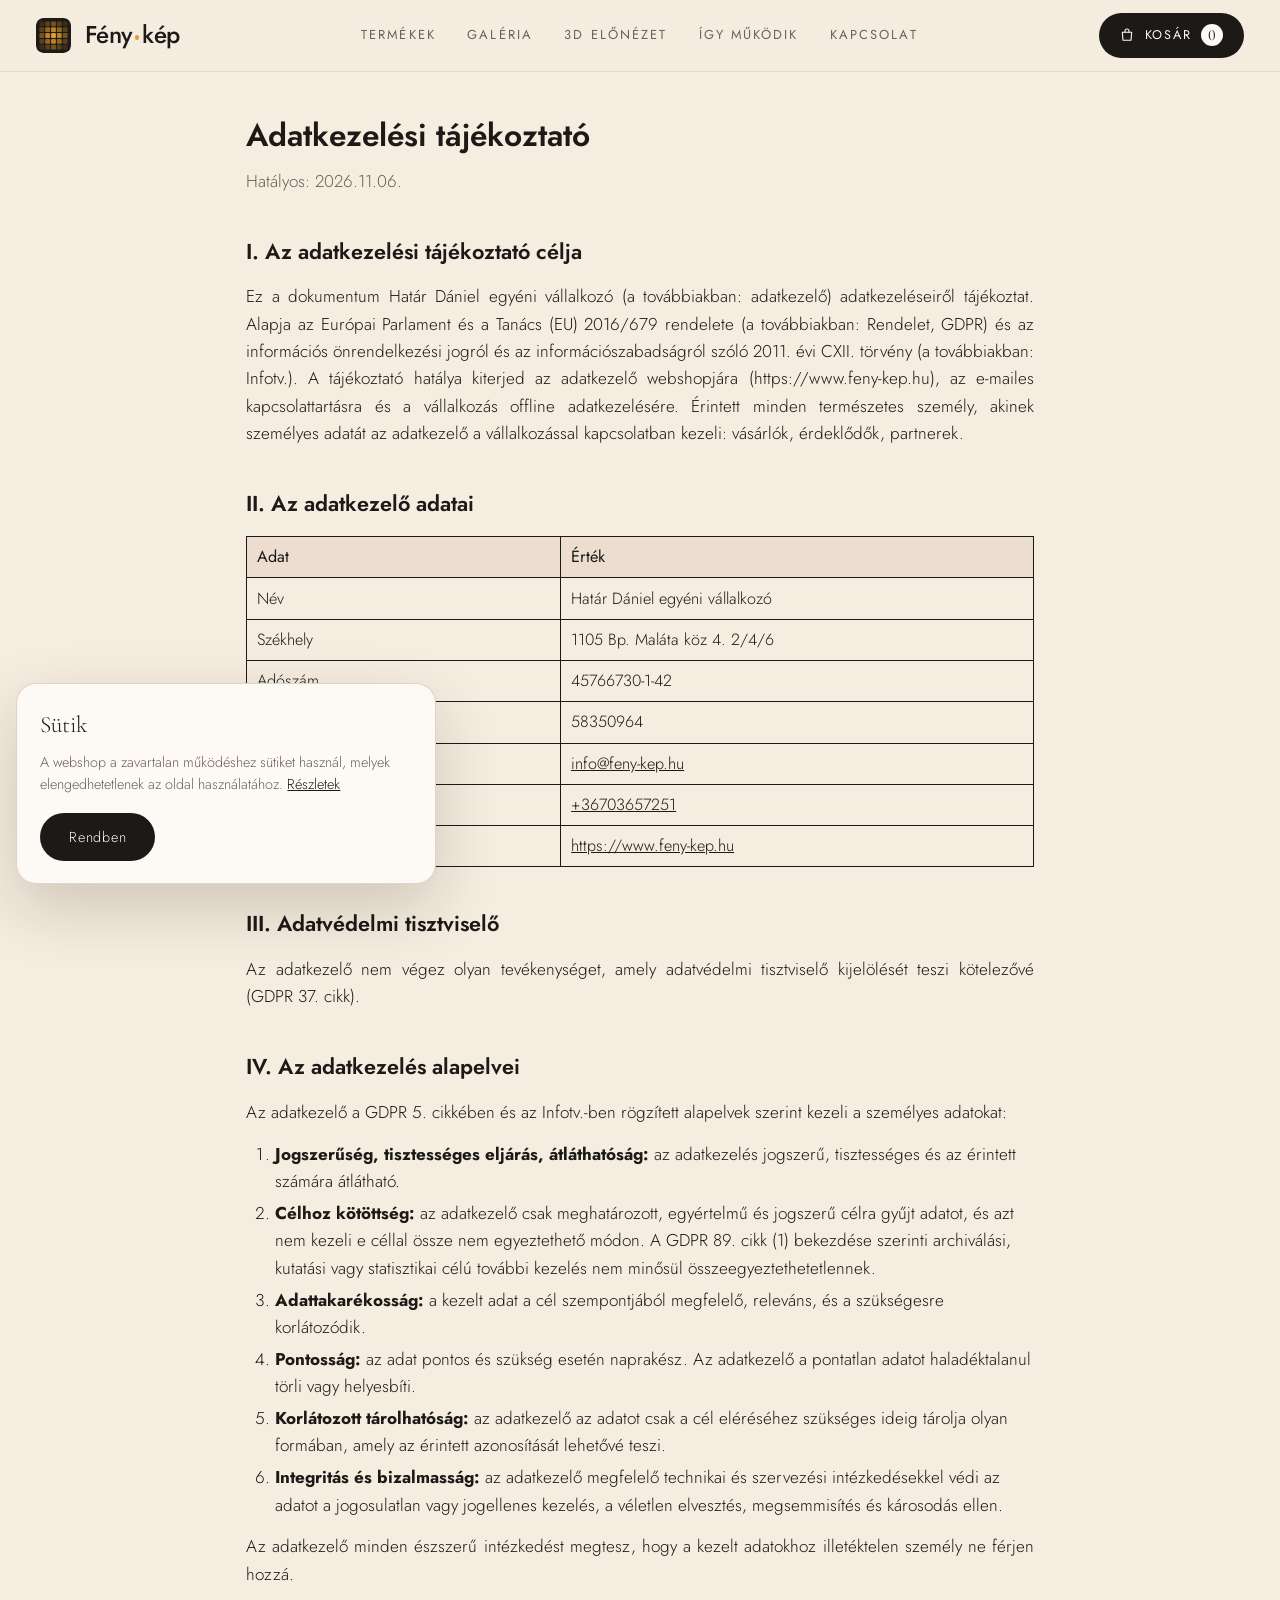
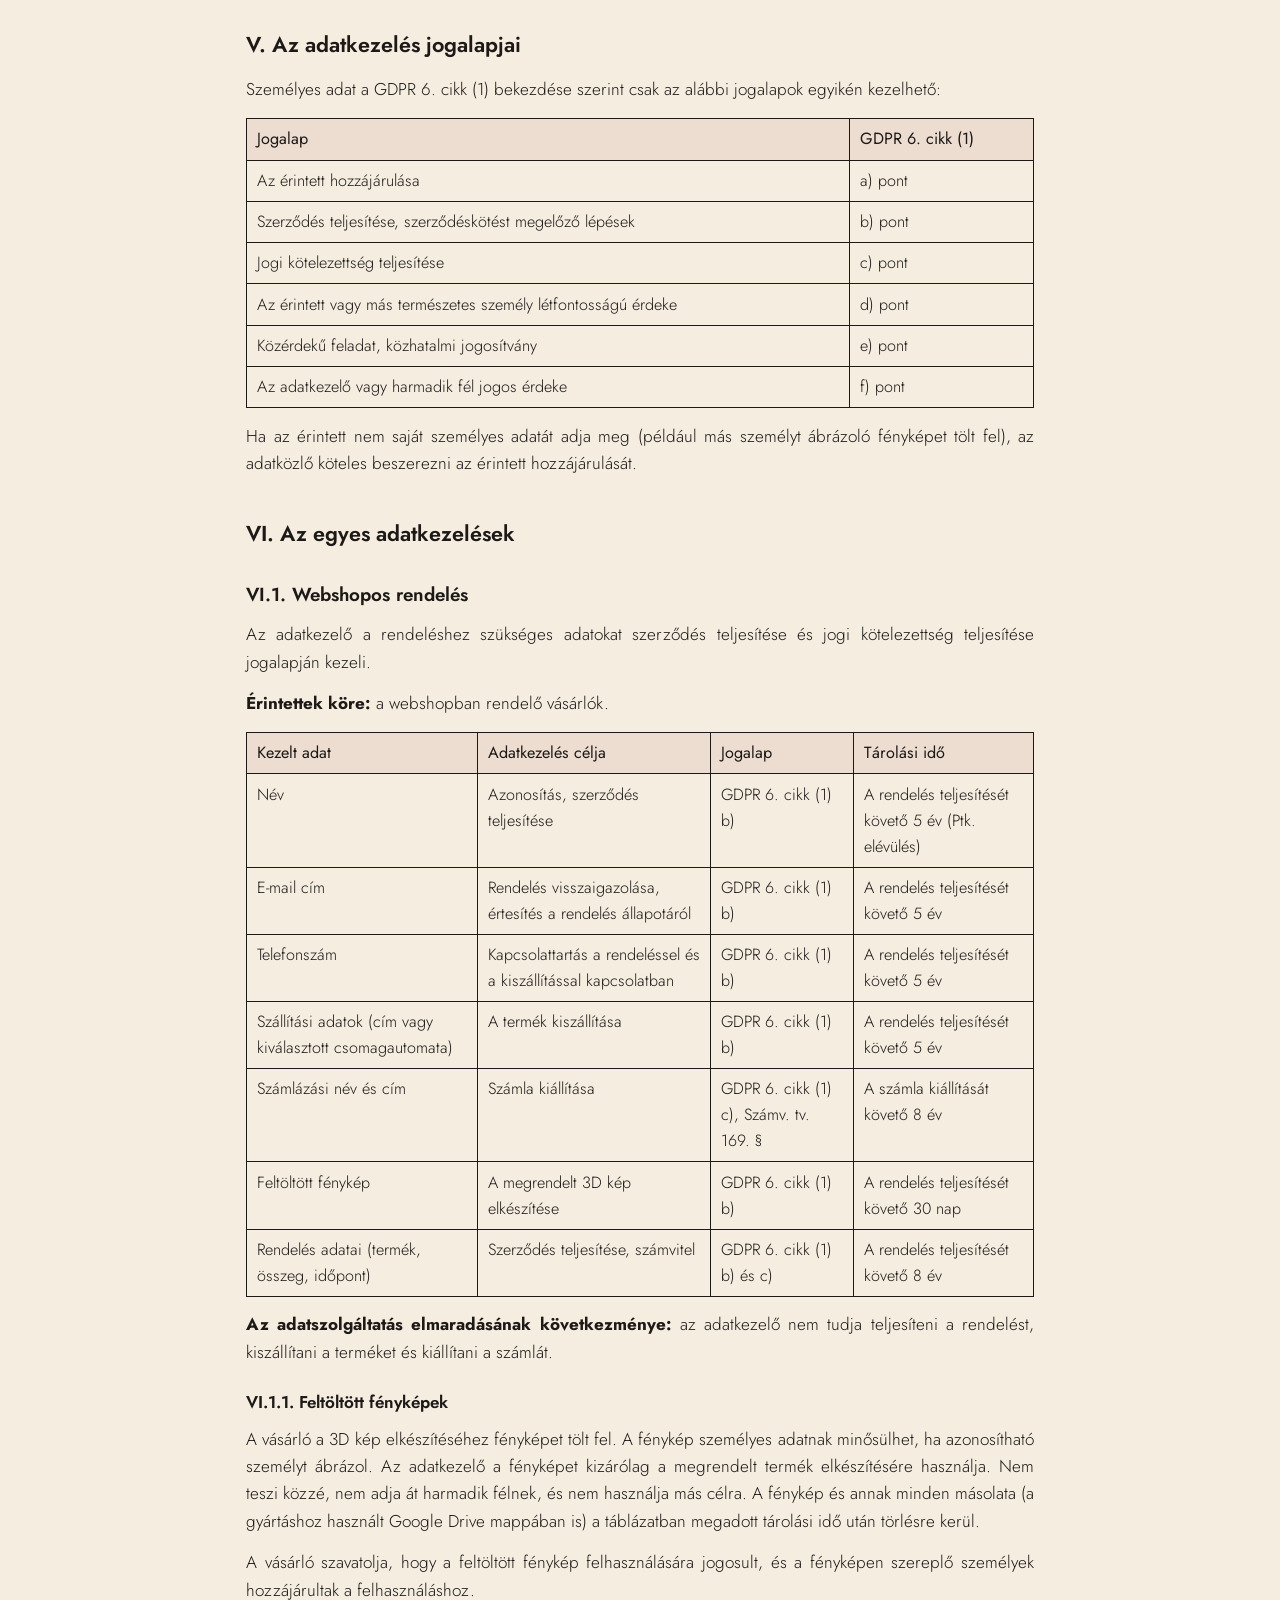
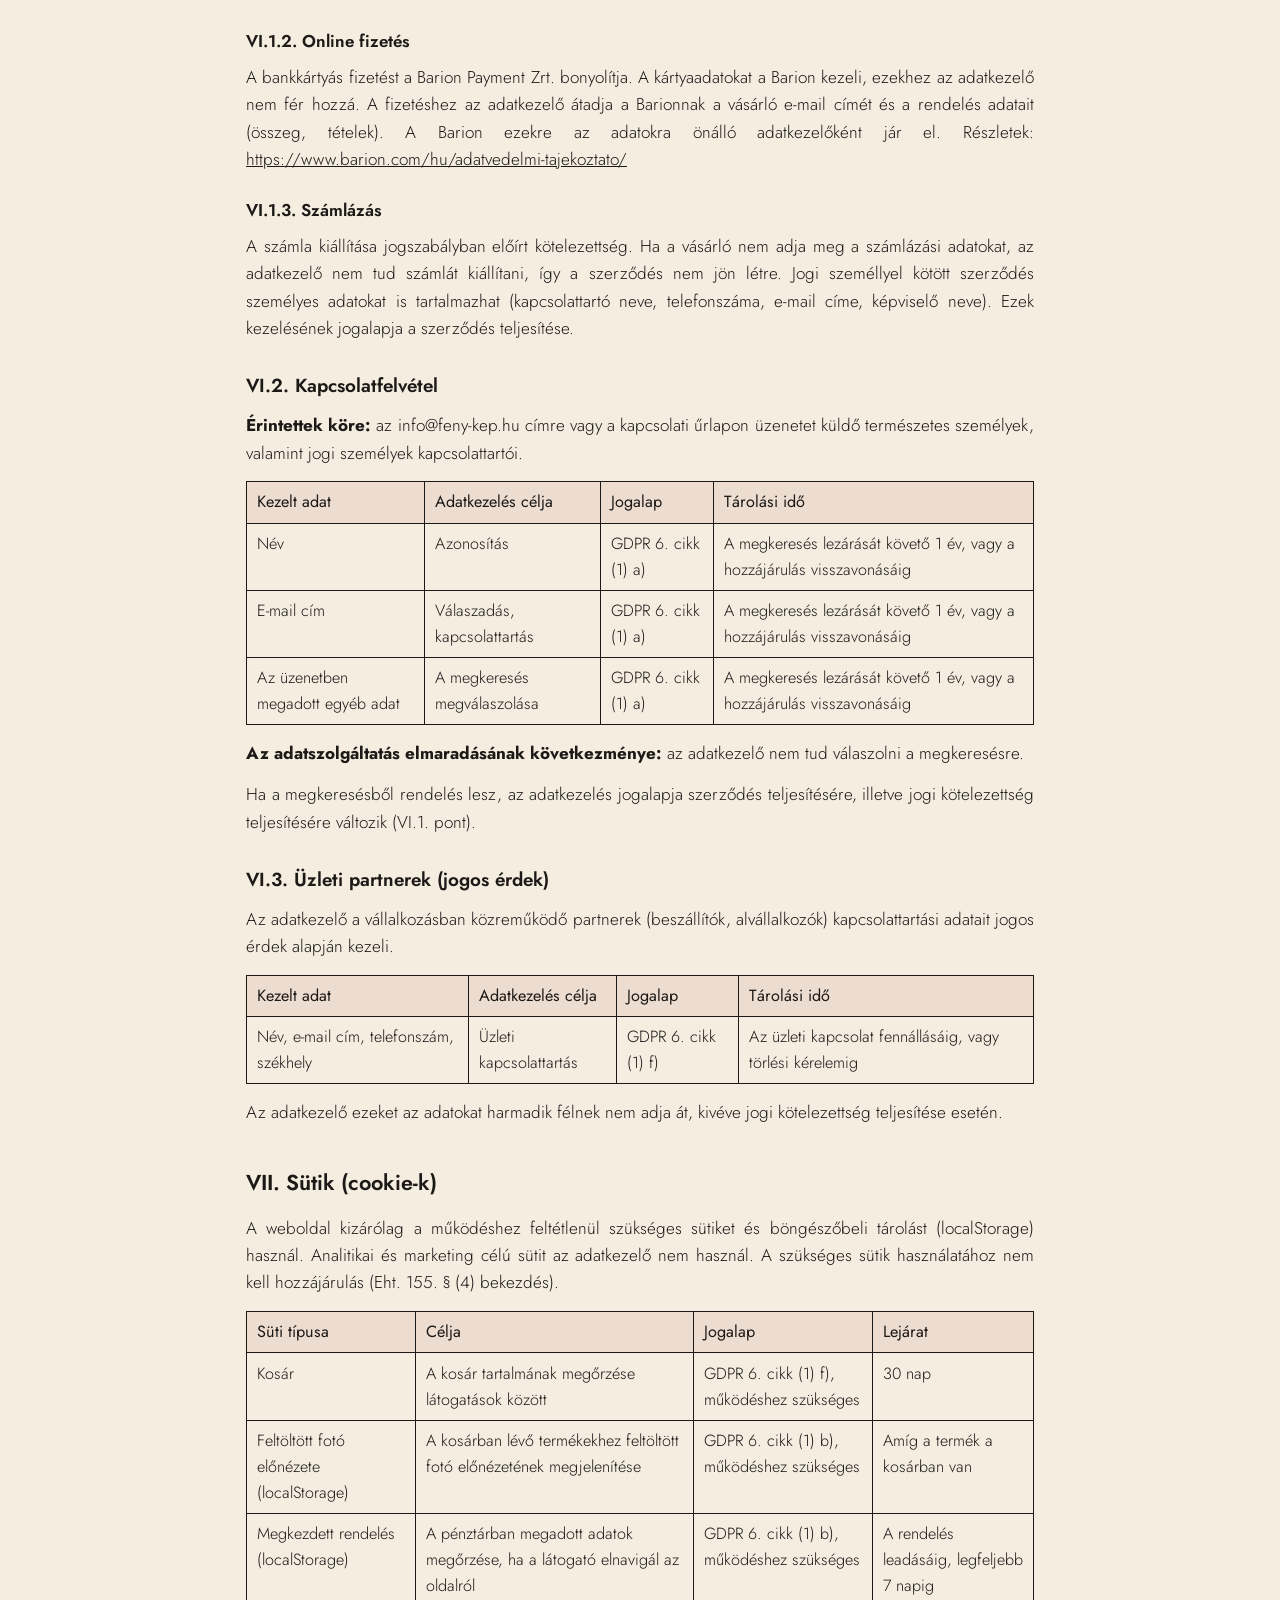
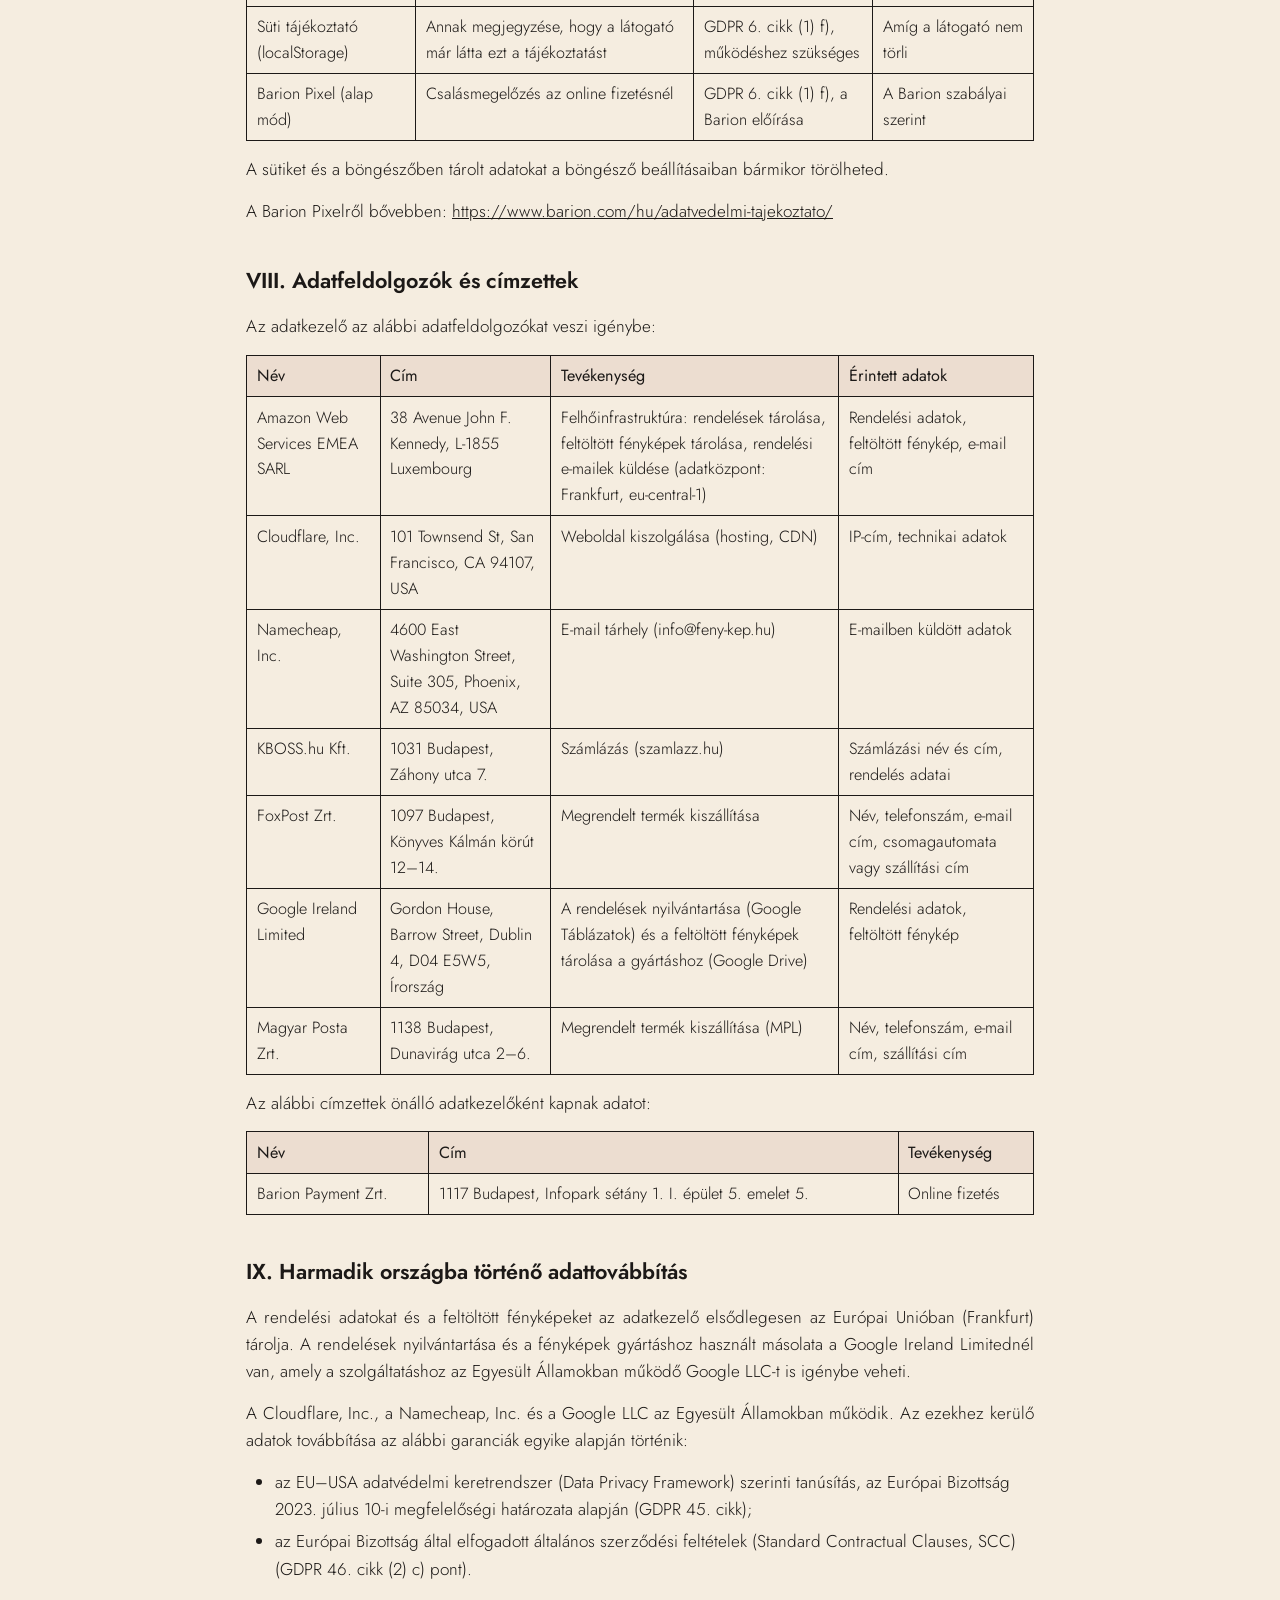
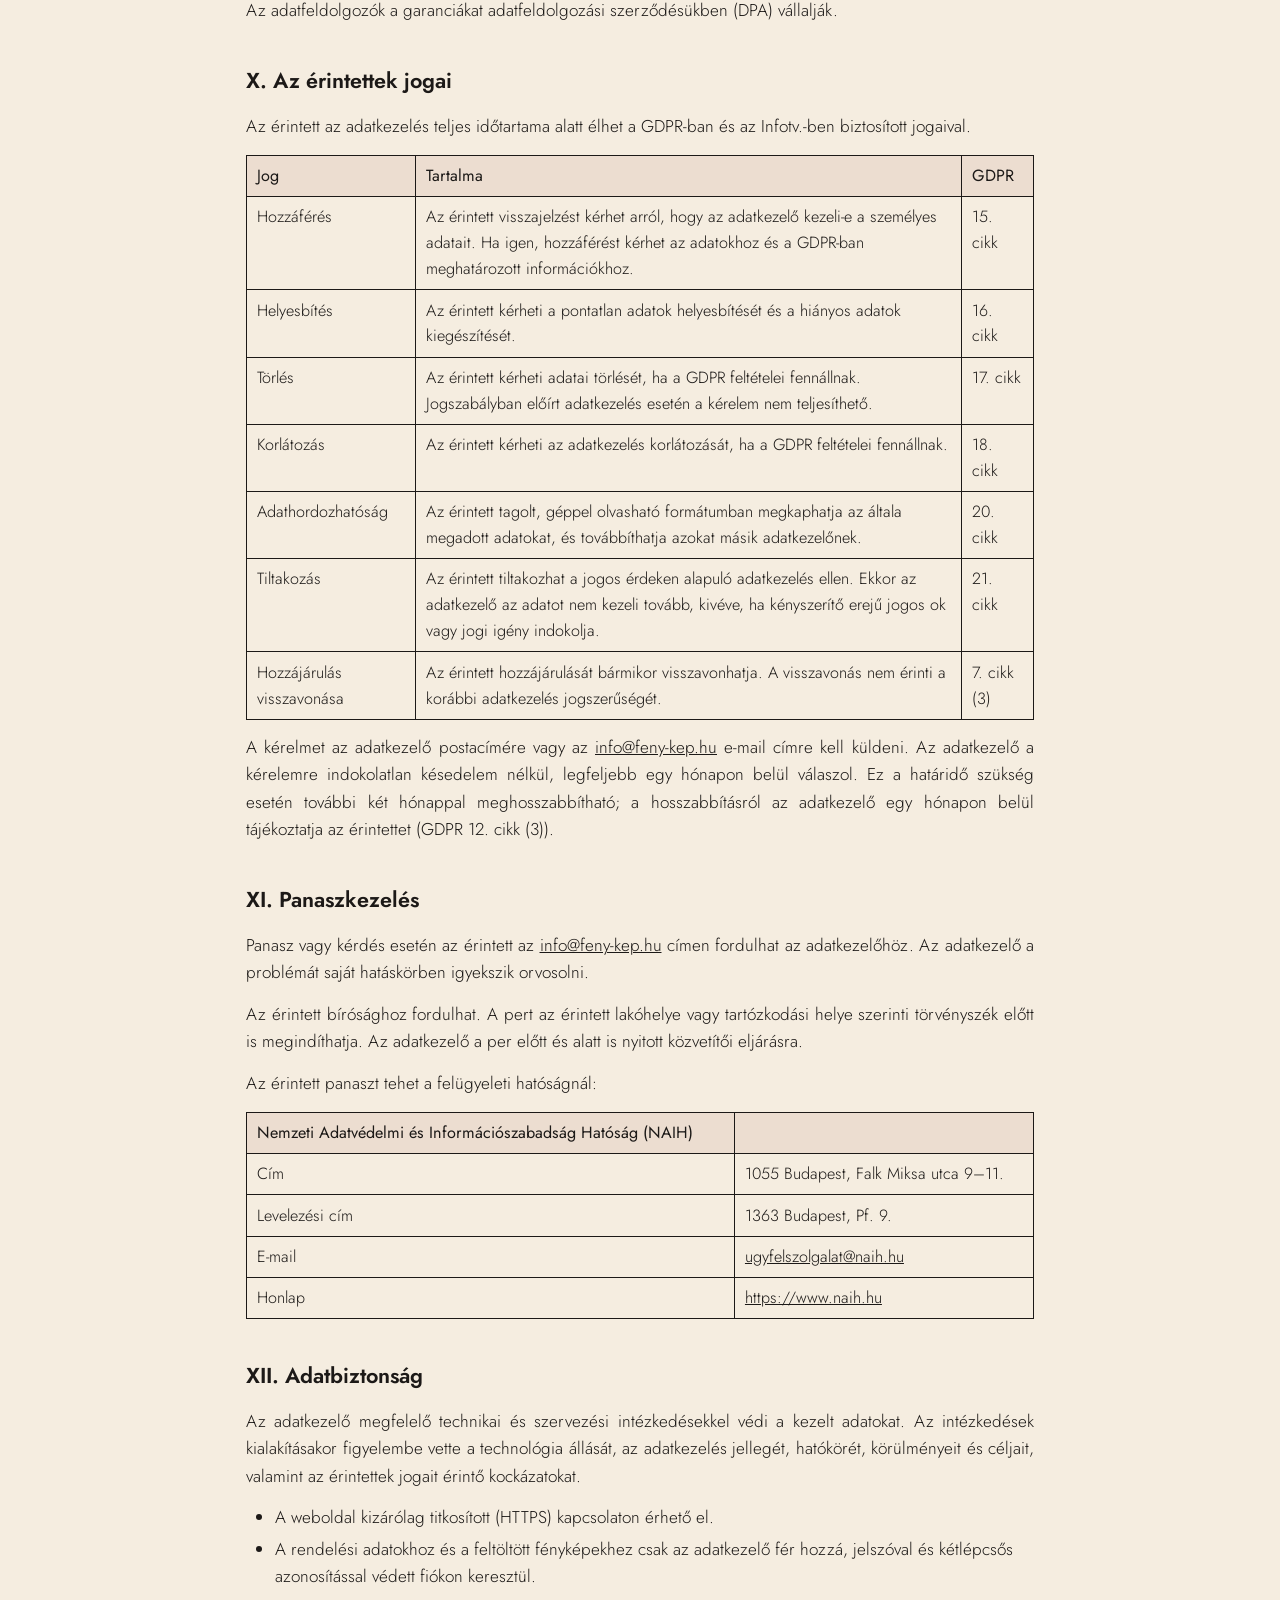
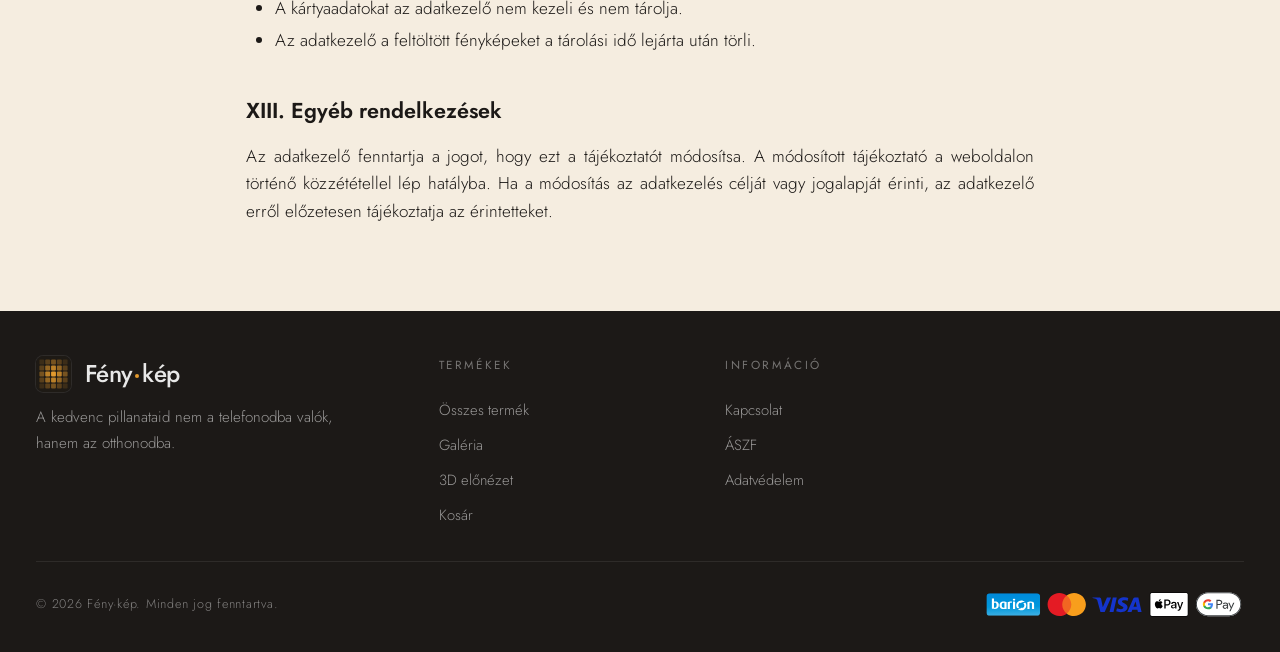
<file: frontend/adatvedelem.html>
<!DOCTYPE html>
<html lang="hu">
<head>
<meta charset="UTF-8">
<!-- Barion Pixel (alapkód, csalásmegelőzéshez is szükséges) -->
<script>
  window["bp"] = window["bp"] || function () {
    (window["bp"].q = window["bp"].q || []).push(arguments);
  };
  window["bp"].l = 1 * new Date();
  (function () {
    var scriptElement = document.createElement("script");
    var firstScript = document.getElementsByTagName("script")[0];
    scriptElement.async = true;
    scriptElement.src = "https://pixel.barion.com/bp.js";
    firstScript.parentNode.insertBefore(scriptElement, firstScript);
  })();
  window["barion_pixel_id"] = "BP-apDEqbljWH-A2";
  bp("init", "addBarionPixelId", window["barion_pixel_id"]);
</script>
<noscript>
  <img height="1" width="1" style="display:none" alt="Barion Pixel" src="https://pixel.barion.com/a.gif?ba_pixel_id=BP-apDEqbljWH-A2&amp;ev=contentView&amp;noscript=1">
</noscript>
<meta name="viewport" content="width=device-width, initial-scale=1">
<title>Adatkezelési tájékoztató | Fény·kép</title>
<meta name="description" content="Hogyan kezeli a Fény·kép a rendeléshez megadott adatokat és a feltöltött fényképeket.">
<link rel="canonical" href="https://www.feny-kep.hu/adatvedelem">
<meta property="og:type" content="website">
<meta property="og:site_name" content="Fény·kép">
<meta property="og:locale" content="hu_HU">
<meta property="og:title" content="Adatkezelési tájékoztató | Fény·kép">
<meta property="og:description" content="Hogyan kezeli a Fény·kép a rendeléshez megadott adatokat és a feltöltött fényképeket.">
<meta property="og:url" content="https://www.feny-kep.hu/adatvedelem">
<meta property="og:image" content="https://www.feny-kep.hu/assets/hero-poster.jpg">
<meta name="twitter:card" content="summary_large_image">
<link rel="icon" type="image/svg+xml" href="assets/favicon.svg">
<link rel="stylesheet" href="css/style.css?v=20261109k">
<script src="js/cart.js?v=20261109a"></script>
</head>
<body>
<div class="site-wrapper">

<header class="site-header" id="site-header">
  <div class="container">
    <a class="site-logo" href="index.html"><img class="site-logo-mark" src="assets/favicon.svg" alt="" aria-hidden="true">Fény<span class="site-logo-dot"></span>kép</a>
    <nav class="site-nav" id="site-nav">
      <a href="index.html#products">Termékek</a>
      <a href="galeria.html">Galéria</a>
      <a href="kiprobalom.html">3D előnézet</a>
      <a href="index.html#kicsomagolas">Így működik</a>
      <a href="kapcsolat.html">Kapcsolat</a>
    </nav>
    <div class="cart-icon-wrap">
      <a href="kosar.html" aria-label="Kosár">
        <svg width="16" height="16" viewBox="0 0 24 24" fill="none" stroke="currentColor" stroke-width="1.6" stroke-linecap="round" stroke-linejoin="round"><path d="M5 8h14l-1 12H6L5 8Z"/><path d="M9 8V6a3 3 0 0 1 6 0v2"/></svg>
        <span class="cart-label">Kosár</span>
        <span class="cart-count"></span>
      </a>
    </div>
    <button class="nav-burger" id="nav-burger" aria-label="Menü">
      <svg width="20" height="20" viewBox="0 0 24 24" fill="none" stroke="currentColor" stroke-width="1.8" stroke-linecap="round"><line x1="3" y1="6" x2="21" y2="6"/><line x1="3" y1="12" x2="21" y2="12"/><line x1="3" y1="18" x2="21" y2="18"/></svg>
    </button>
  </div>
</header>

<script>
  /* A kosár száma még az oldal kirajzolása előtt a helyére kerül.
     Ha csak a DOMContentLoaded-nél írnánk be, a látogató egy pillanatra
     üres (korábban: 0-s) kosarat látna minden oldalbetöltéskor. */
  renderCartBadge();
</script>

<main class="container legal">
<h1>Adatkezelési tájékoztató</h1>
<p class="legal-meta">Hatályos: 2026.11.06.</p>

<h2>I. Az adatkezelési tájékoztató célja</h2>
<p>Ez a dokumentum Határ Dániel egyéni vállalkozó (a továbbiakban: adatkezelő) adatkezeléseiről tájékoztat. Alapja az Európai Parlament és a Tanács (EU) 2016/679 rendelete (a továbbiakban: Rendelet, GDPR) és az információs önrendelkezési jogról és az információszabadságról szóló 2011. évi CXII. törvény (a továbbiakban: Infotv.). A tájékoztató hatálya kiterjed az adatkezelő webshopjára (https://www.feny-kep.hu), az e-mailes kapcsolattartásra és a vállalkozás offline adatkezelésére. Érintett minden természetes személy, akinek személyes adatát az adatkezelő a vállalkozással kapcsolatban kezeli: vásárlók, érdeklődők, partnerek.</p>

<h2>II. Az adatkezelő adatai</h2>
<div class="legal-table"><table>
<thead><tr><th>Adat</th><th>Érték</th></tr></thead>
<tbody>
<tr><td>Név</td><td>Határ Dániel egyéni vállalkozó</td></tr>
<tr><td>Székhely</td><td>1105 Bp. Maláta köz 4. 2/4/6</td></tr>
<tr><td>Adószám</td><td>45766730-1-42</td></tr>
<tr><td>Nyilvántartási szám</td><td>58350964</td></tr>
<tr><td>E-mail</td><td><a href="mailto:info@feny-kep.hu">info@feny-kep.hu</a></td></tr>
<tr><td>Telefonszám</td><td><a href="tel:+36703657251">+36703657251</a></td></tr>
<tr><td>Honlap</td><td><a href="https://www.feny-kep.hu">https://www.feny-kep.hu</a></td></tr>
</tbody>
</table></div>

<h2>III. Adatvédelmi tisztviselő</h2>
<p>Az adatkezelő nem végez olyan tevékenységet, amely adatvédelmi tisztviselő kijelölését teszi kötelezővé (GDPR 37. cikk).</p>

<h2>IV. Az adatkezelés alapelvei</h2>
<p>Az adatkezelő a GDPR 5. cikkében és az Infotv.-ben rögzített alapelvek szerint kezeli a személyes adatokat:</p>
<ol>
<li><strong>Jogszerűség, tisztességes eljárás, átláthatóság:</strong> az adatkezelés jogszerű, tisztességes és az érintett számára átlátható.</li>
<li><strong>Célhoz kötöttség:</strong> az adatkezelő csak meghatározott, egyértelmű és jogszerű célra gyűjt adatot, és azt nem kezeli e céllal össze nem egyeztethető módon. A GDPR 89. cikk (1) bekezdése szerinti archiválási, kutatási vagy statisztikai célú további kezelés nem minősül összeegyeztethetetlennek.</li>
<li><strong>Adattakarékosság:</strong> a kezelt adat a cél szempontjából megfelelő, releváns, és a szükségesre korlátozódik.</li>
<li><strong>Pontosság:</strong> az adat pontos és szükség esetén naprakész. Az adatkezelő a pontatlan adatot haladéktalanul törli vagy helyesbíti.</li>
<li><strong>Korlátozott tárolhatóság:</strong> az adatkezelő az adatot csak a cél eléréséhez szükséges ideig tárolja olyan formában, amely az érintett azonosítását lehetővé teszi.</li>
<li><strong>Integritás és bizalmasság:</strong> az adatkezelő megfelelő technikai és szervezési intézkedésekkel védi az adatot a jogosulatlan vagy jogellenes kezelés, a véletlen elvesztés, megsemmisítés és károsodás ellen.</li>
</ol>
<p>Az adatkezelő minden észszerű intézkedést megtesz, hogy a kezelt adatokhoz illetéktelen személy ne férjen hozzá.</p>

<h2>V. Az adatkezelés jogalapjai</h2>
<p>Személyes adat a GDPR 6. cikk (1) bekezdése szerint csak az alábbi jogalapok egyikén kezelhető:</p>
<div class="legal-table"><table>
<thead><tr><th>Jogalap</th><th>GDPR 6. cikk (1)</th></tr></thead>
<tbody>
<tr><td>Az érintett hozzájárulása</td><td>a) pont</td></tr>
<tr><td>Szerződés teljesítése, szerződéskötést megelőző lépések</td><td>b) pont</td></tr>
<tr><td>Jogi kötelezettség teljesítése</td><td>c) pont</td></tr>
<tr><td>Az érintett vagy más természetes személy létfontosságú érdeke</td><td>d) pont</td></tr>
<tr><td>Közérdekű feladat, közhatalmi jogosítvány</td><td>e) pont</td></tr>
<tr><td>Az adatkezelő vagy harmadik fél jogos érdeke</td><td>f) pont</td></tr>
</tbody>
</table></div>
<p>Ha az érintett nem saját személyes adatát adja meg (például más személyt ábrázoló fényképet tölt fel), az adatközlő köteles beszerezni az érintett hozzájárulását.</p>

<h2>VI. Az egyes adatkezelések</h2>

<h3>VI.1. Webshopos rendelés</h3>
<p>Az adatkezelő a rendeléshez szükséges adatokat szerződés teljesítése és jogi kötelezettség teljesítése jogalapján kezeli.</p>
<p><strong>Érintettek köre:</strong> a webshopban rendelő vásárlók.</p>
<div class="legal-table"><table>
<thead><tr><th>Kezelt adat</th><th>Adatkezelés célja</th><th>Jogalap</th><th>Tárolási idő</th></tr></thead>
<tbody>
<tr><td>Név</td><td>Azonosítás, szerződés teljesítése</td><td>GDPR 6. cikk (1) b)</td><td>A rendelés teljesítését követő 5 év (Ptk. elévülés)</td></tr>
<tr><td>E-mail cím</td><td>Rendelés visszaigazolása, értesítés a rendelés állapotáról</td><td>GDPR 6. cikk (1) b)</td><td>A rendelés teljesítését követő 5 év</td></tr>
<tr><td>Telefonszám</td><td>Kapcsolattartás a rendeléssel és a kiszállítással kapcsolatban</td><td>GDPR 6. cikk (1) b)</td><td>A rendelés teljesítését követő 5 év</td></tr>
<tr><td>Szállítási adatok (cím vagy kiválasztott csomagautomata)</td><td>A termék kiszállítása</td><td>GDPR 6. cikk (1) b)</td><td>A rendelés teljesítését követő 5 év</td></tr>
<tr><td>Számlázási név és cím</td><td>Számla kiállítása</td><td>GDPR 6. cikk (1) c), Számv. tv. 169. §</td><td>A számla kiállítását követő 8 év</td></tr>
<tr><td>Feltöltött fénykép</td><td>A megrendelt 3D kép elkészítése</td><td>GDPR 6. cikk (1) b)</td><td>A rendelés teljesítését követő 30 nap</td></tr>
<tr><td>Rendelés adatai (termék, összeg, időpont)</td><td>Szerződés teljesítése, számvitel</td><td>GDPR 6. cikk (1) b) és c)</td><td>A rendelés teljesítését követő 8 év</td></tr>
</tbody>
</table></div>
<p><strong>Az adatszolgáltatás elmaradásának következménye:</strong> az adatkezelő nem tudja teljesíteni a rendelést, kiszállítani a terméket és kiállítani a számlát.</p>

<h4>VI.1.1. Feltöltött fényképek</h4>
<p>A vásárló a 3D kép elkészítéséhez fényképet tölt fel. A fénykép személyes adatnak minősülhet, ha azonosítható személyt ábrázol. Az adatkezelő a fényképet kizárólag a megrendelt termék elkészítésére használja. Nem teszi közzé, nem adja át harmadik félnek, és nem használja más célra. A fénykép és annak minden másolata (a gyártáshoz használt Google Drive mappában is) a táblázatban megadott tárolási idő után törlésre kerül.</p>
<p>A vásárló szavatolja, hogy a feltöltött fénykép felhasználására jogosult, és a fényképen szereplő személyek hozzájárultak a felhasználáshoz.</p>

<h4>VI.1.2. Online fizetés</h4>
<p>A bankkártyás fizetést a Barion Payment Zrt. bonyolítja. A kártyaadatokat a Barion kezeli, ezekhez az adatkezelő nem fér hozzá. A fizetéshez az adatkezelő átadja a Barionnak a vásárló e-mail címét és a rendelés adatait (összeg, tételek). A Barion ezekre az adatokra önálló adatkezelőként jár el. Részletek: <a href="https://www.barion.com/hu/adatvedelmi-tajekoztato/" target="_blank" rel="noopener">https://www.barion.com/hu/adatvedelmi-tajekoztato/</a></p>

<h4>VI.1.3. Számlázás</h4>
<p>A számla kiállítása jogszabályban előírt kötelezettség. Ha a vásárló nem adja meg a számlázási adatokat, az adatkezelő nem tud számlát kiállítani, így a szerződés nem jön létre. Jogi személlyel kötött szerződés személyes adatokat is tartalmazhat (kapcsolattartó neve, telefonszáma, e-mail címe, képviselő neve). Ezek kezelésének jogalapja a szerződés teljesítése.</p>

<h3>VI.2. Kapcsolatfelvétel</h3>
<p><strong>Érintettek köre:</strong> az info@feny-kep.hu címre vagy a kapcsolati űrlapon üzenetet küldő természetes személyek, valamint jogi személyek kapcsolattartói.</p>
<div class="legal-table"><table>
<thead><tr><th>Kezelt adat</th><th>Adatkezelés célja</th><th>Jogalap</th><th>Tárolási idő</th></tr></thead>
<tbody>
<tr><td>Név</td><td>Azonosítás</td><td>GDPR 6. cikk (1) a)</td><td>A megkeresés lezárását követő 1 év, vagy a hozzájárulás visszavonásáig</td></tr>
<tr><td>E-mail cím</td><td>Válaszadás, kapcsolattartás</td><td>GDPR 6. cikk (1) a)</td><td>A megkeresés lezárását követő 1 év, vagy a hozzájárulás visszavonásáig</td></tr>
<tr><td>Az üzenetben megadott egyéb adat</td><td>A megkeresés megválaszolása</td><td>GDPR 6. cikk (1) a)</td><td>A megkeresés lezárását követő 1 év, vagy a hozzájárulás visszavonásáig</td></tr>
</tbody>
</table></div>
<p><strong>Az adatszolgáltatás elmaradásának következménye:</strong> az adatkezelő nem tud válaszolni a megkeresésre.</p>
<p>Ha a megkeresésből rendelés lesz, az adatkezelés jogalapja szerződés teljesítésére, illetve jogi kötelezettség teljesítésére változik (VI.1. pont).</p>

<h3>VI.3. Üzleti partnerek (jogos érdek)</h3>
<p>Az adatkezelő a vállalkozásban közreműködő partnerek (beszállítók, alvállalkozók) kapcsolattartási adatait jogos érdek alapján kezeli.</p>
<div class="legal-table"><table>
<thead><tr><th>Kezelt adat</th><th>Adatkezelés célja</th><th>Jogalap</th><th>Tárolási idő</th></tr></thead>
<tbody>
<tr><td>Név, e-mail cím, telefonszám, székhely</td><td>Üzleti kapcsolattartás</td><td>GDPR 6. cikk (1) f)</td><td>Az üzleti kapcsolat fennállásáig, vagy törlési kérelemig</td></tr>
</tbody>
</table></div>
<p>Az adatkezelő ezeket az adatokat harmadik félnek nem adja át, kivéve jogi kötelezettség teljesítése esetén.</p>

<h2 id="sutik">VII. Sütik (cookie-k)</h2>
<p>A weboldal kizárólag a működéshez feltétlenül szükséges sütiket és böngészőbeli tárolást (localStorage) használ. Analitikai és marketing célú sütit az adatkezelő nem használ. A szükséges sütik használatához nem kell hozzájárulás (Eht. 155. § (4) bekezdés).</p>
<div class="legal-table"><table>
<thead><tr><th>Süti típusa</th><th>Célja</th><th>Jogalap</th><th>Lejárat</th></tr></thead>
<tbody>
<tr><td>Kosár</td><td>A kosár tartalmának megőrzése látogatások között</td><td>GDPR 6. cikk (1) f), működéshez szükséges</td><td>30 nap</td></tr>
<tr><td>Feltöltött fotó előnézete (localStorage)</td><td>A kosárban lévő termékekhez feltöltött fotó előnézetének megjelenítése</td><td>GDPR 6. cikk (1) b), működéshez szükséges</td><td>Amíg a termék a kosárban van</td></tr>
<tr><td>Megkezdett rendelés (localStorage)</td><td>A pénztárban megadott adatok megőrzése, ha a látogató elnavigál az oldalról</td><td>GDPR 6. cikk (1) b), működéshez szükséges</td><td>A rendelés leadásáig, legfeljebb 7 napig</td></tr>
<tr><td>Süti tájékoztató (localStorage)</td><td>Annak megjegyzése, hogy a látogató már látta ezt a tájékoztatást</td><td>GDPR 6. cikk (1) f), működéshez szükséges</td><td>Amíg a látogató nem törli</td></tr>
<tr><td>Barion Pixel (alap mód)</td><td>Csalásmegelőzés az online fizetésnél</td><td>GDPR 6. cikk (1) f), a Barion előírása</td><td>A Barion szabályai szerint</td></tr>
</tbody>
</table></div>
<p>A sütiket és a böngészőben tárolt adatokat a böngésző beállításaiban bármikor törölheted.</p>
<p>A Barion Pixelről bővebben: <a href="https://www.barion.com/hu/adatvedelmi-tajekoztato/" target="_blank" rel="noopener">https://www.barion.com/hu/adatvedelmi-tajekoztato/</a></p>

<h2>VIII. Adatfeldolgozók és címzettek</h2>
<p>Az adatkezelő az alábbi adatfeldolgozókat veszi igénybe:</p>
<div class="legal-table"><table>
<thead><tr><th>Név</th><th>Cím</th><th>Tevékenység</th><th>Érintett adatok</th></tr></thead>
<tbody>
<tr><td>Amazon Web Services EMEA SARL</td><td>38 Avenue John F. Kennedy, L-1855 Luxembourg</td><td>Felhőinfrastruktúra: rendelések tárolása, feltöltött fényképek tárolása, rendelési e-mailek küldése (adatközpont: Frankfurt, eu-central-1)</td><td>Rendelési adatok, feltöltött fénykép, e-mail cím</td></tr>
<tr><td>Cloudflare, Inc.</td><td>101 Townsend St, San Francisco, CA 94107, USA</td><td>Weboldal kiszolgálása (hosting, CDN)</td><td>IP-cím, technikai adatok</td></tr>
<tr><td>Namecheap, Inc.</td><td>4600 East Washington Street, Suite 305, Phoenix, AZ 85034, USA</td><td>E-mail tárhely (info@feny-kep.hu)</td><td>E-mailben küldött adatok</td></tr>
<tr><td>KBOSS.hu Kft.</td><td>1031 Budapest, Záhony utca 7.</td><td>Számlázás (szamlazz.hu)</td><td>Számlázási név és cím, rendelés adatai</td></tr>
<tr><td>FoxPost Zrt.</td><td>1097 Budapest, Könyves Kálmán körút 12–14.</td><td>Megrendelt termék kiszállítása</td><td>Név, telefonszám, e-mail cím, csomagautomata vagy szállítási cím</td></tr>
<tr><td>Google Ireland Limited</td><td>Gordon House, Barrow Street, Dublin 4, D04 E5W5, Írország</td><td>A rendelések nyilvántartása (Google Táblázatok) és a feltöltött fényképek tárolása a gyártáshoz (Google Drive)</td><td>Rendelési adatok, feltöltött fénykép</td></tr>
<tr><td>Magyar Posta Zrt.</td><td>1138 Budapest, Dunavirág utca 2–6.</td><td>Megrendelt termék kiszállítása (MPL)</td><td>Név, telefonszám, e-mail cím, szállítási cím</td></tr>
</tbody>
</table></div>
<p>Az alábbi címzettek önálló adatkezelőként kapnak adatot:</p>
<div class="legal-table"><table>
<thead><tr><th>Név</th><th>Cím</th><th>Tevékenység</th></tr></thead>
<tbody>
<tr><td>Barion Payment Zrt.</td><td>1117 Budapest, Infopark sétány 1. I. épület 5. emelet 5.</td><td>Online fizetés</td></tr>
</tbody>
</table></div>

<h2>IX. Harmadik országba történő adattovábbítás</h2>
<p>A rendelési adatokat és a feltöltött fényképeket az adatkezelő elsődlegesen az Európai Unióban (Frankfurt) tárolja. A rendelések nyilvántartása és a fényképek gyártáshoz használt másolata a Google Ireland Limitednél van, amely a szolgáltatáshoz az Egyesült Államokban működő Google LLC-t is igénybe veheti.</p>
<p>A Cloudflare, Inc., a Namecheap, Inc. és a Google LLC az Egyesült Államokban működik. Az ezekhez kerülő adatok továbbítása az alábbi garanciák egyike alapján történik:</p>
<ul>
<li>az EU–USA adatvédelmi keretrendszer (Data Privacy Framework) szerinti tanúsítás, az Európai Bizottság 2023. július 10-i megfelelőségi határozata alapján (GDPR 45. cikk);</li>
<li>az Európai Bizottság által elfogadott általános szerződési feltételek (Standard Contractual Clauses, SCC) (GDPR 46. cikk (2) c) pont).</li>
</ul>
<p>Az adatfeldolgozók a garanciákat adatfeldolgozási szerződésükben (DPA) vállalják.</p>

<h2>X. Az érintettek jogai</h2>
<p>Az érintett az adatkezelés teljes időtartama alatt élhet a GDPR-ban és az Infotv.-ben biztosított jogaival.</p>
<div class="legal-table"><table>
<thead><tr><th>Jog</th><th>Tartalma</th><th>GDPR</th></tr></thead>
<tbody>
<tr><td>Hozzáférés</td><td>Az érintett visszajelzést kérhet arról, hogy az adatkezelő kezeli-e a személyes adatait. Ha igen, hozzáférést kérhet az adatokhoz és a GDPR-ban meghatározott információkhoz.</td><td>15. cikk</td></tr>
<tr><td>Helyesbítés</td><td>Az érintett kérheti a pontatlan adatok helyesbítését és a hiányos adatok kiegészítését.</td><td>16. cikk</td></tr>
<tr><td>Törlés</td><td>Az érintett kérheti adatai törlését, ha a GDPR feltételei fennállnak. Jogszabályban előírt adatkezelés esetén a kérelem nem teljesíthető.</td><td>17. cikk</td></tr>
<tr><td>Korlátozás</td><td>Az érintett kérheti az adatkezelés korlátozását, ha a GDPR feltételei fennállnak.</td><td>18. cikk</td></tr>
<tr><td>Adathordozhatóság</td><td>Az érintett tagolt, géppel olvasható formátumban megkaphatja az általa megadott adatokat, és továbbíthatja azokat másik adatkezelőnek.</td><td>20. cikk</td></tr>
<tr><td>Tiltakozás</td><td>Az érintett tiltakozhat a jogos érdeken alapuló adatkezelés ellen. Ekkor az adatkezelő az adatot nem kezeli tovább, kivéve, ha kényszerítő erejű jogos ok vagy jogi igény indokolja.</td><td>21. cikk</td></tr>
<tr><td>Hozzájárulás visszavonása</td><td>Az érintett hozzájárulását bármikor visszavonhatja. A visszavonás nem érinti a korábbi adatkezelés jogszerűségét.</td><td>7. cikk (3)</td></tr>
</tbody>
</table></div>
<p>A kérelmet az adatkezelő postacímére vagy az <a href="mailto:info@feny-kep.hu">info@feny-kep.hu</a> e-mail címre kell küldeni. Az adatkezelő a kérelemre indokolatlan késedelem nélkül, legfeljebb egy hónapon belül válaszol. Ez a határidő szükség esetén további két hónappal meghosszabbítható; a hosszabbításról az adatkezelő egy hónapon belül tájékoztatja az érintettet (GDPR 12. cikk (3)).</p>

<h2>XI. Panaszkezelés</h2>
<p>Panasz vagy kérdés esetén az érintett az <a href="mailto:info@feny-kep.hu">info@feny-kep.hu</a> címen fordulhat az adatkezelőhöz. Az adatkezelő a problémát saját hatáskörben igyekszik orvosolni.</p>
<p>Az érintett bírósághoz fordulhat. A pert az érintett lakóhelye vagy tartózkodási helye szerinti törvényszék előtt is megindíthatja. Az adatkezelő a per előtt és alatt is nyitott közvetítői eljárásra.</p>
<p>Az érintett panaszt tehet a felügyeleti hatóságnál:</p>
<div class="legal-table"><table>
<thead><tr><th>Nemzeti Adatvédelmi és Információszabadság Hatóság (NAIH)</th><th></th></tr></thead>
<tbody>
<tr><td>Cím</td><td>1055 Budapest, Falk Miksa utca 9–11.</td></tr>
<tr><td>Levelezési cím</td><td>1363 Budapest, Pf. 9.</td></tr>
<tr><td>E-mail</td><td><a href="mailto:ugyfelszolgalat@naih.hu">ugyfelszolgalat@naih.hu</a></td></tr>
<tr><td>Honlap</td><td><a href="https://www.naih.hu" target="_blank" rel="noopener">https://www.naih.hu</a></td></tr>
</tbody>
</table></div>

<h2>XII. Adatbiztonság</h2>
<p>Az adatkezelő megfelelő technikai és szervezési intézkedésekkel védi a kezelt adatokat. Az intézkedések kialakításakor figyelembe vette a technológia állását, az adatkezelés jellegét, hatókörét, körülményeit és céljait, valamint az érintettek jogait érintő kockázatokat.</p>
<ul>
<li>A weboldal kizárólag titkosított (HTTPS) kapcsolaton érhető el.</li>
<li>A rendelési adatokhoz és a feltöltött fényképekhez csak az adatkezelő fér hozzá, jelszóval és kétlépcsős azonosítással védett fiókon keresztül.</li>
<li>A kártyaadatokat az adatkezelő nem kezeli és nem tárolja.</li>
<li>Az adatkezelő a feltöltött fényképeket a tárolási idő lejárta után törli.</li>
</ul>

<h2>XIII. Egyéb rendelkezések</h2>
<p>Az adatkezelő fenntartja a jogot, hogy ezt a tájékoztatót módosítsa. A módosított tájékoztató a weboldalon történő közzététellel lép hatályba. Ha a módosítás az adatkezelés célját vagy jogalapját érinti, az adatkezelő erről előzetesen tájékoztatja az érintetteket.</p>
</main>
</div>
<script src="js/nav.js?v=20261009a"></script>
<script src="js/site-footer.js?v=20261109j"></script>
</body>
</html>
</file>
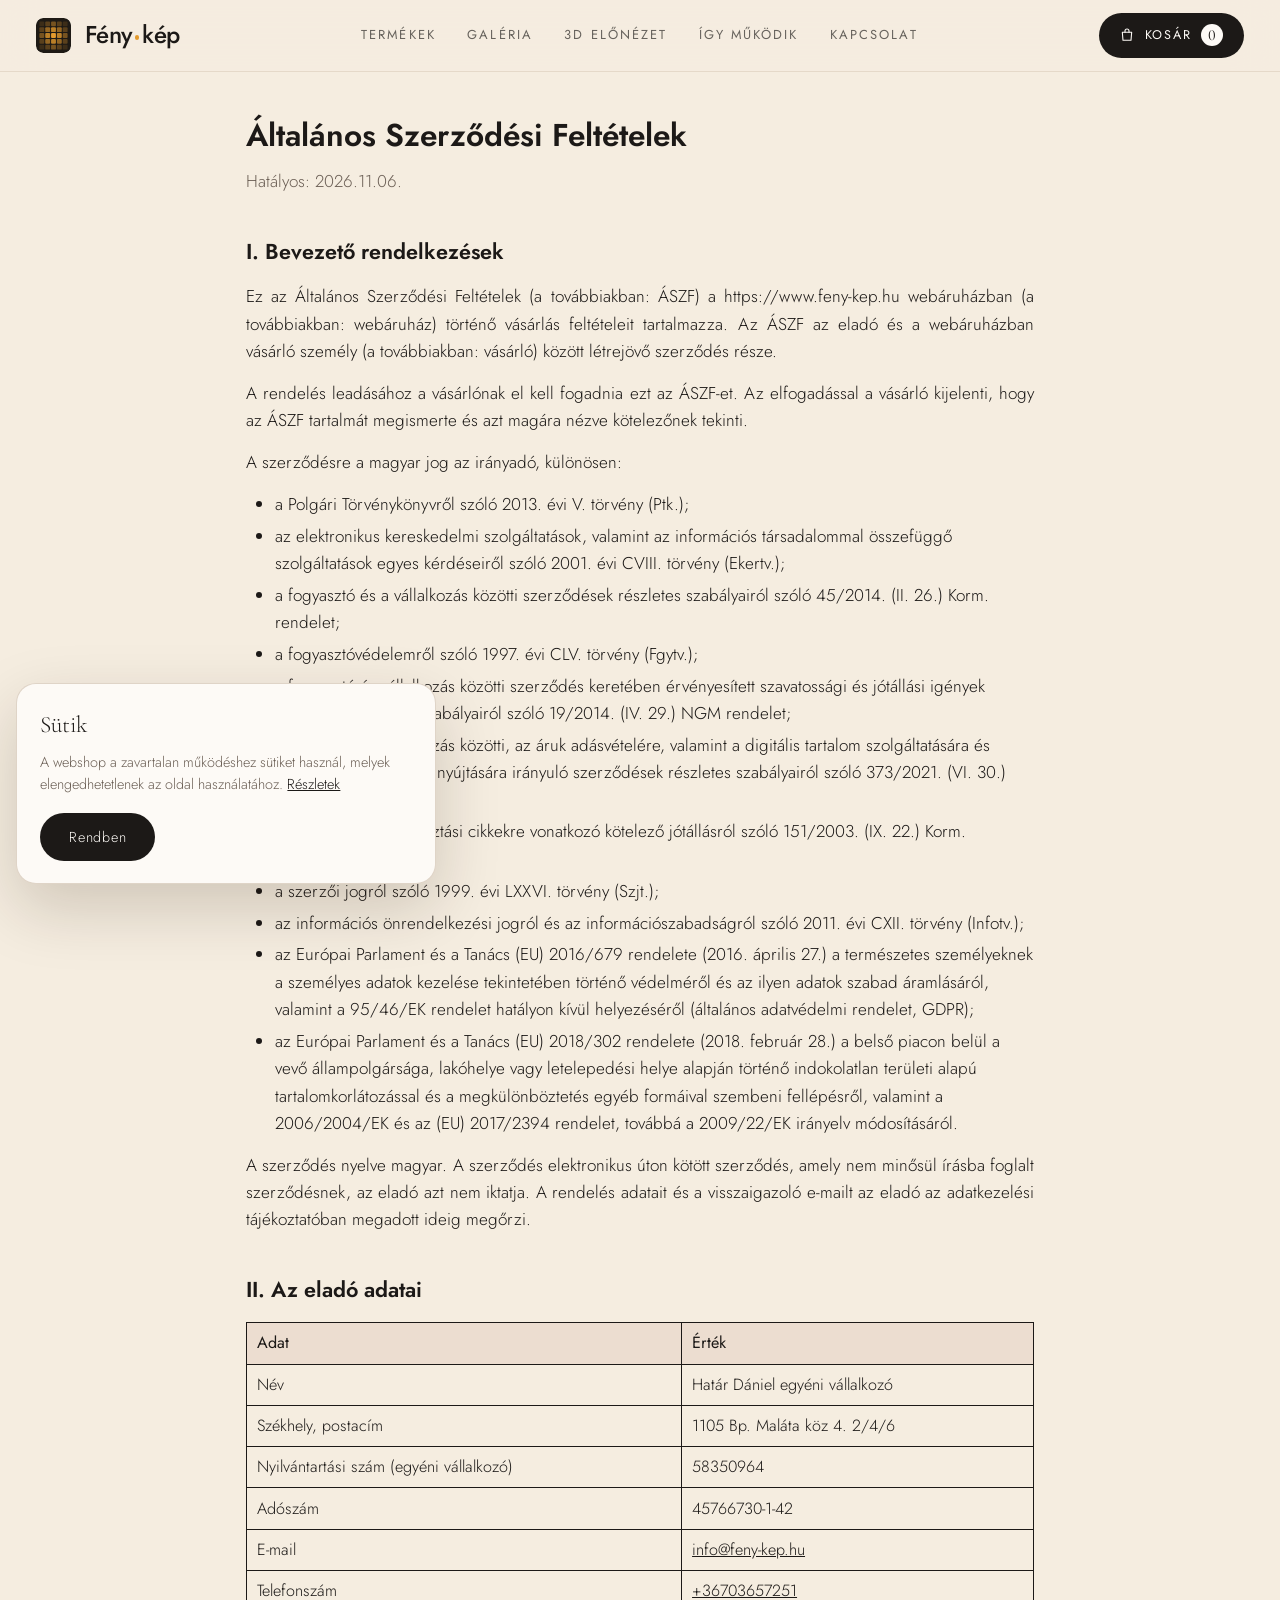
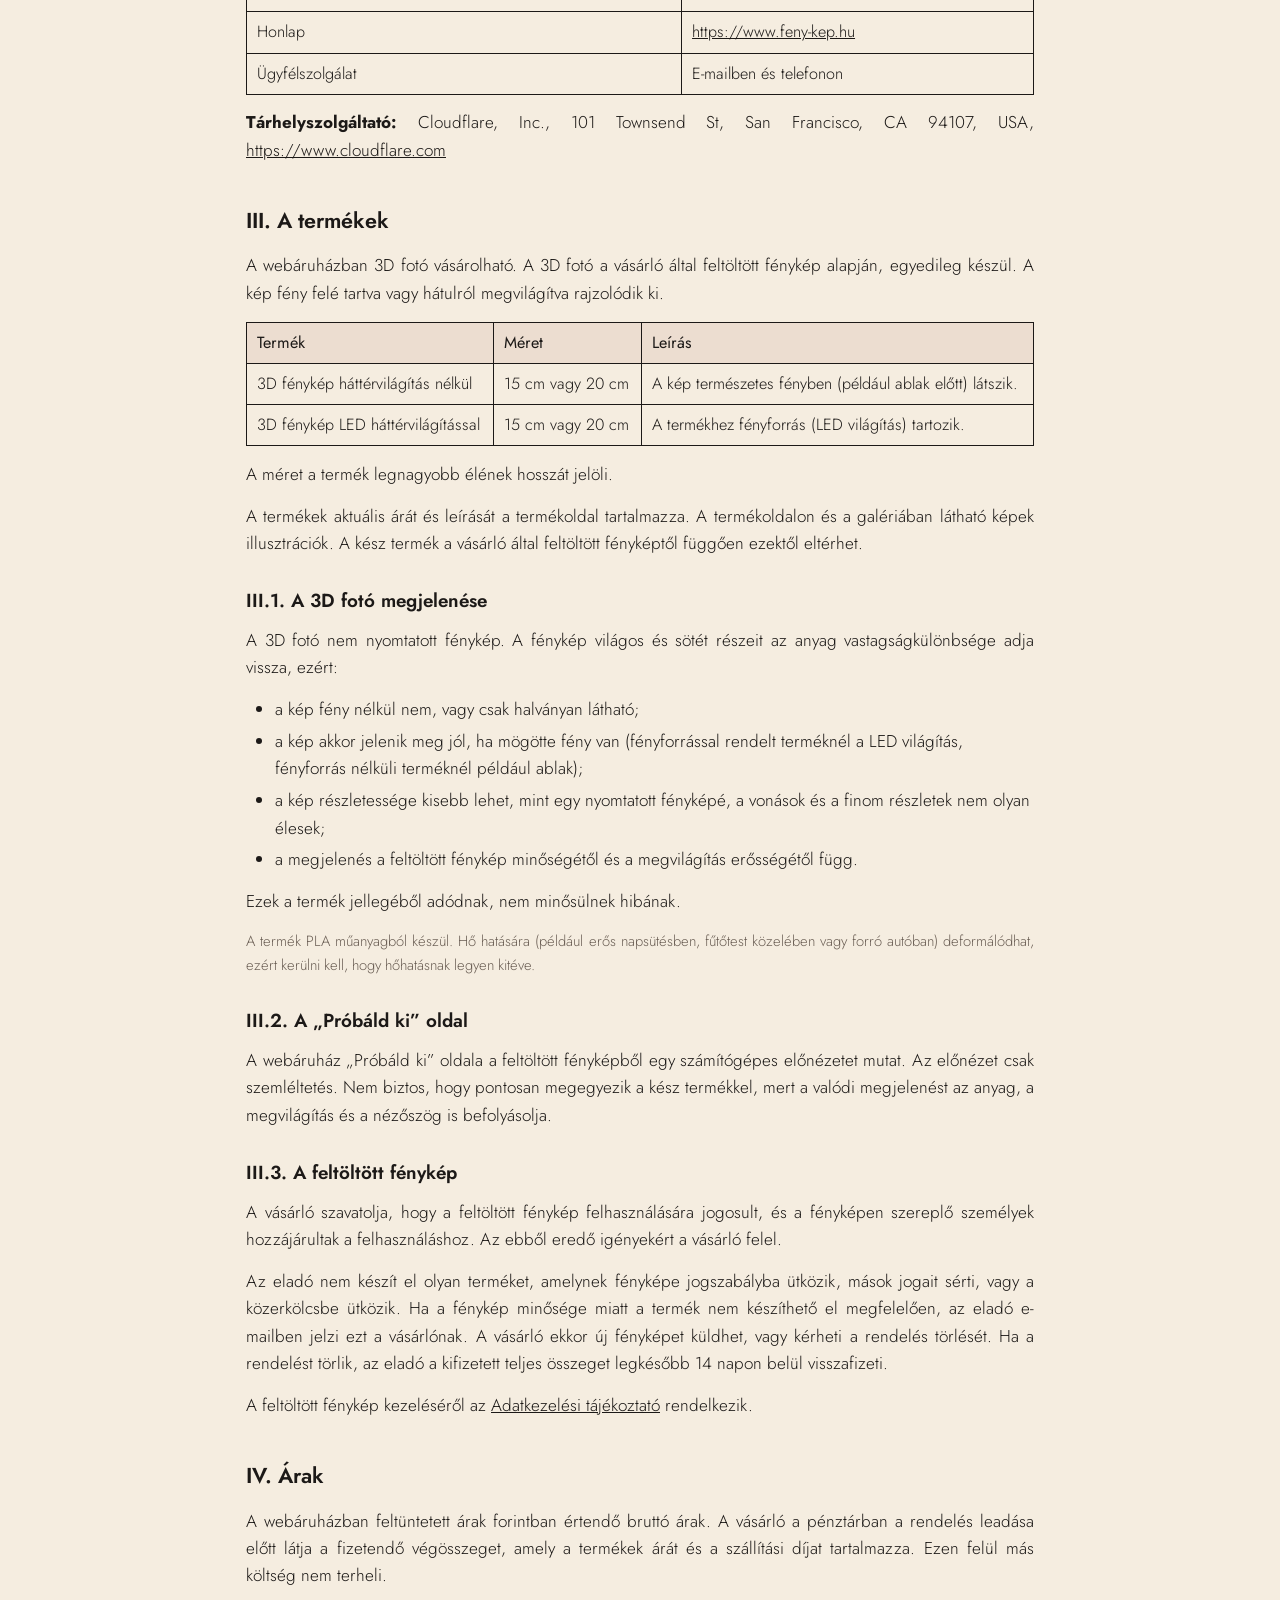
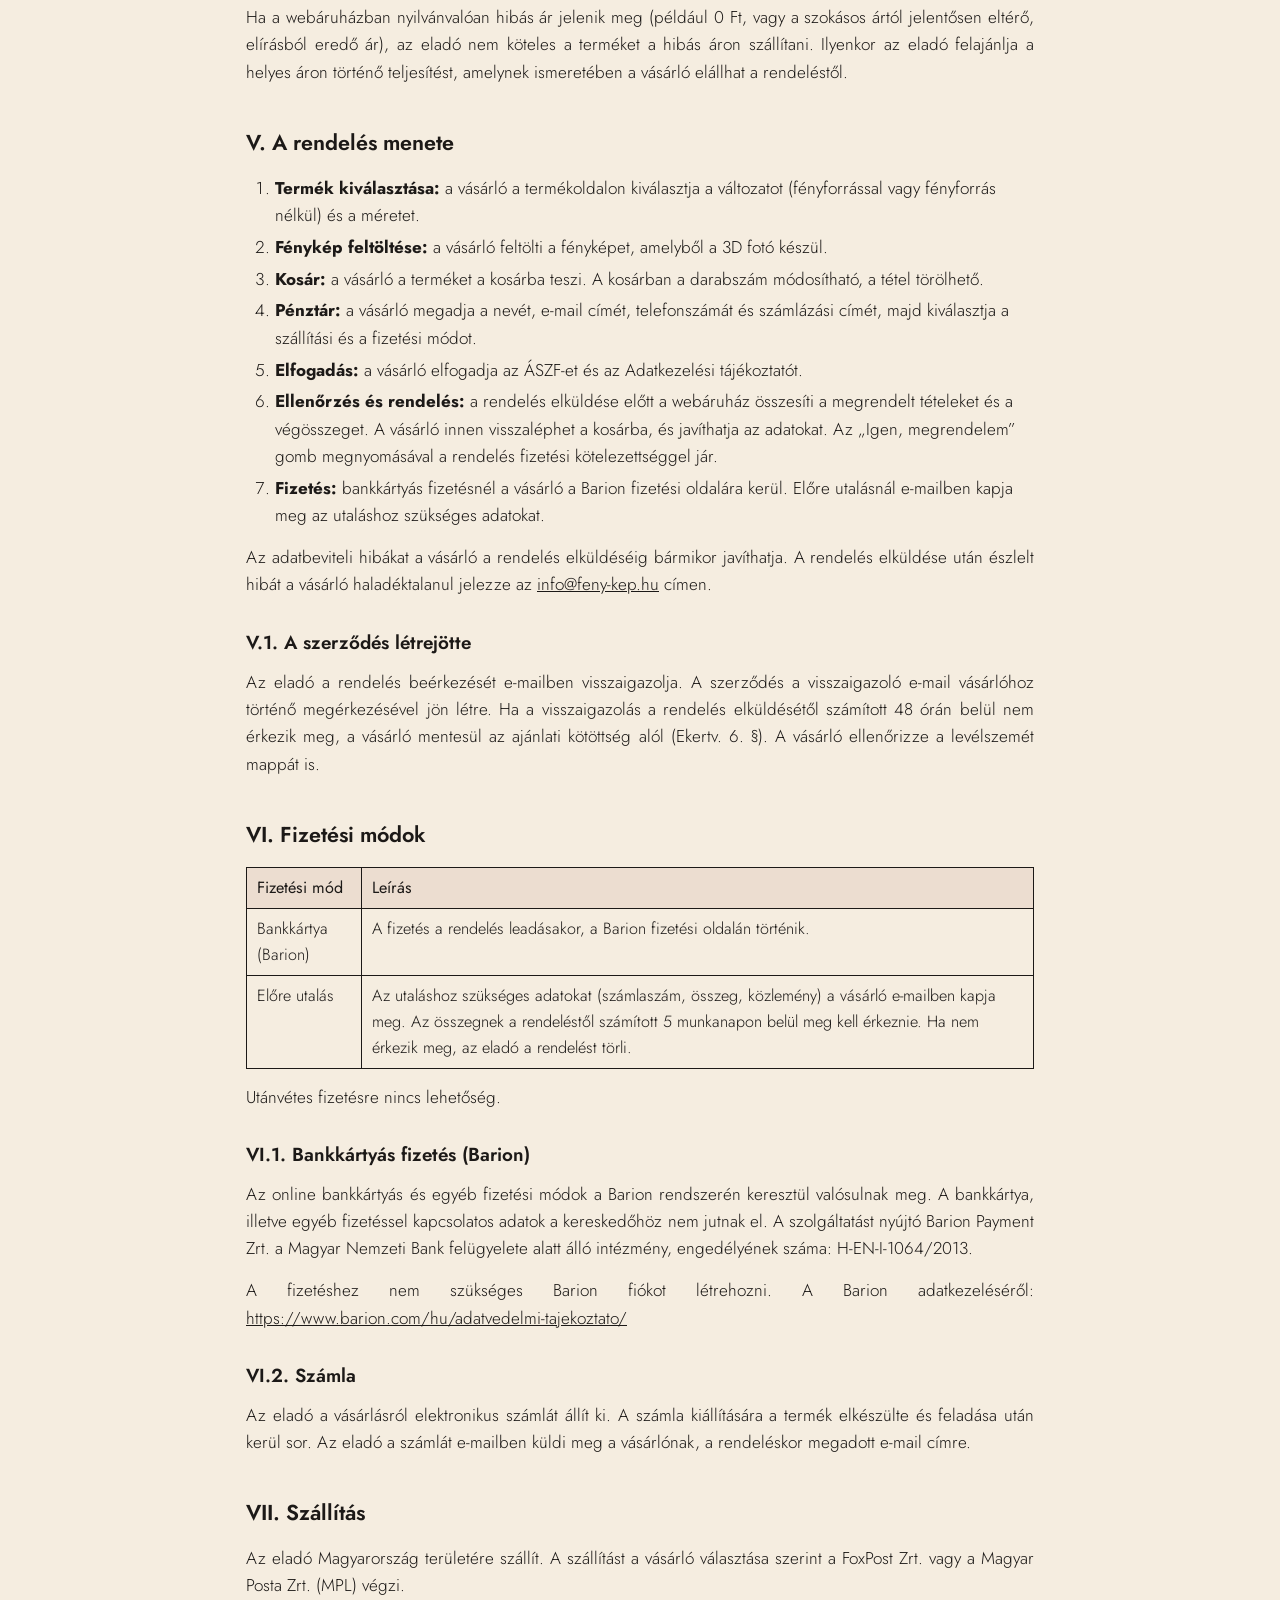
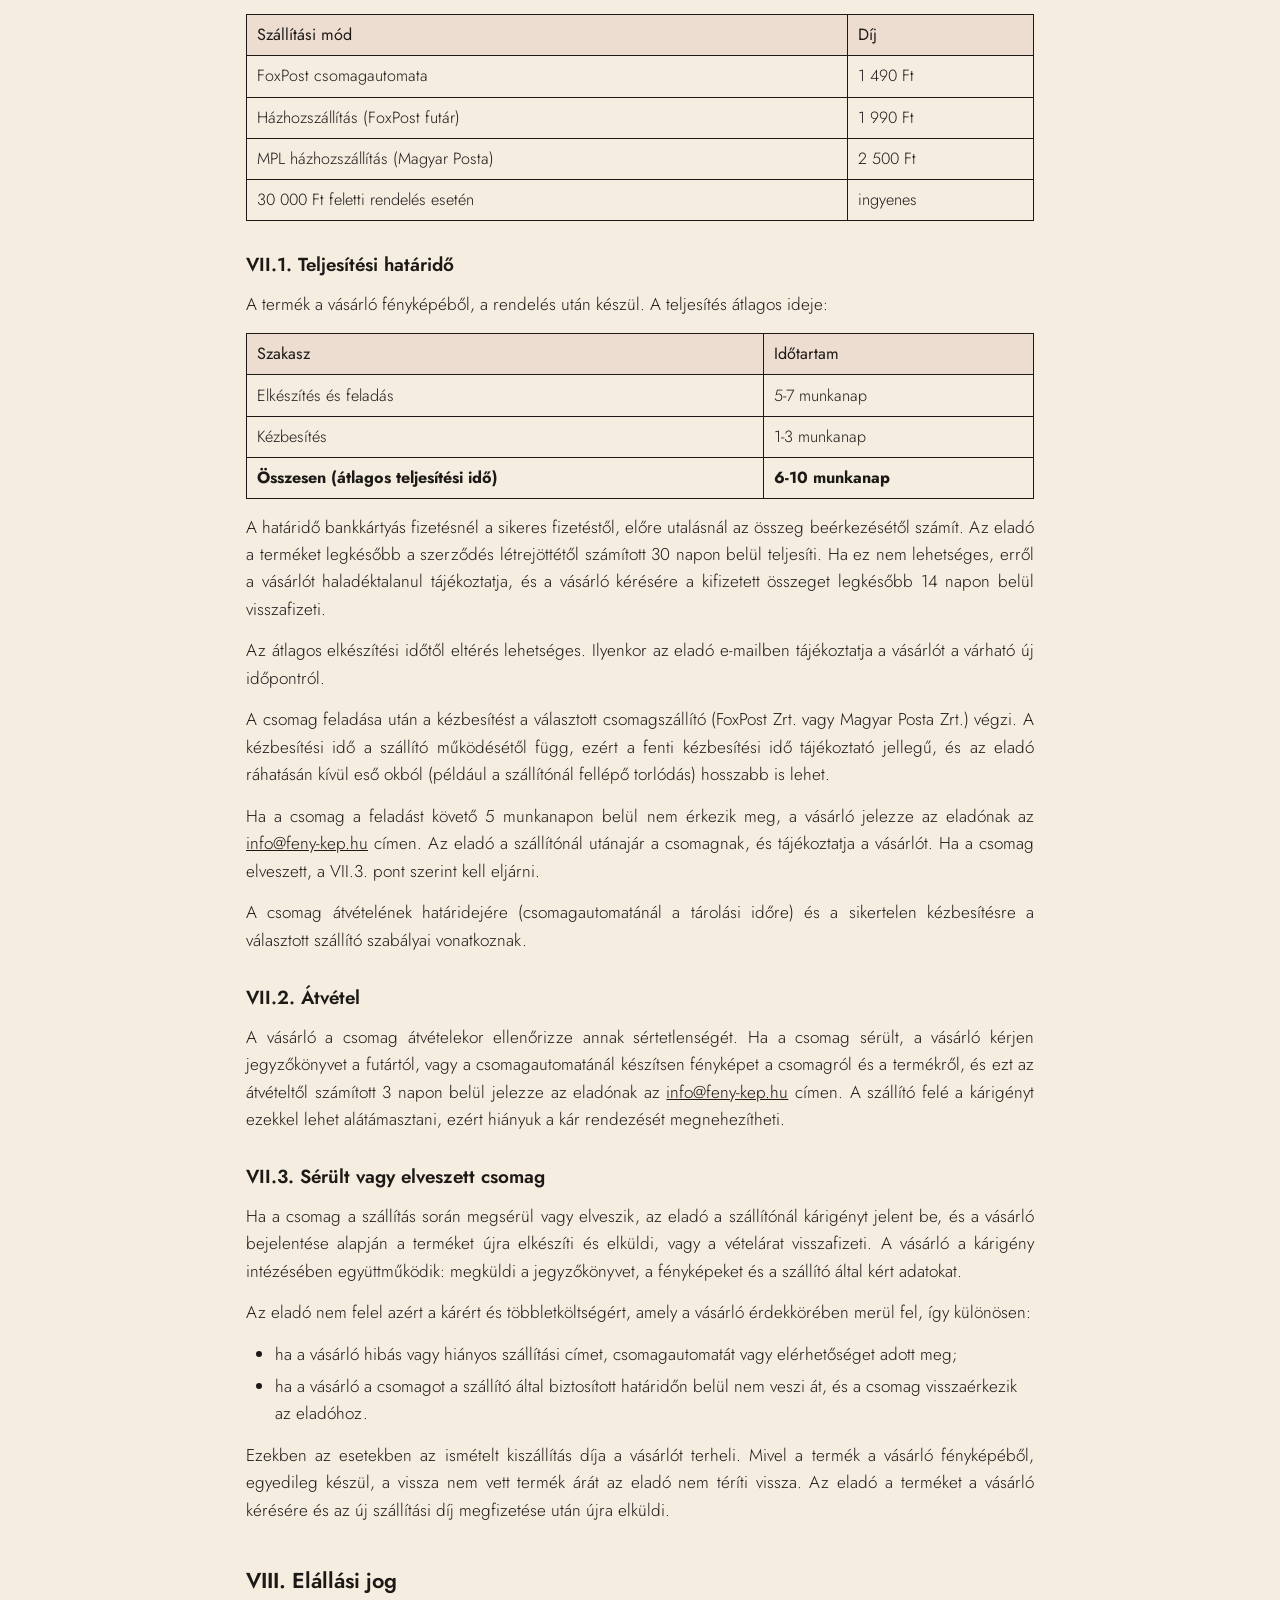
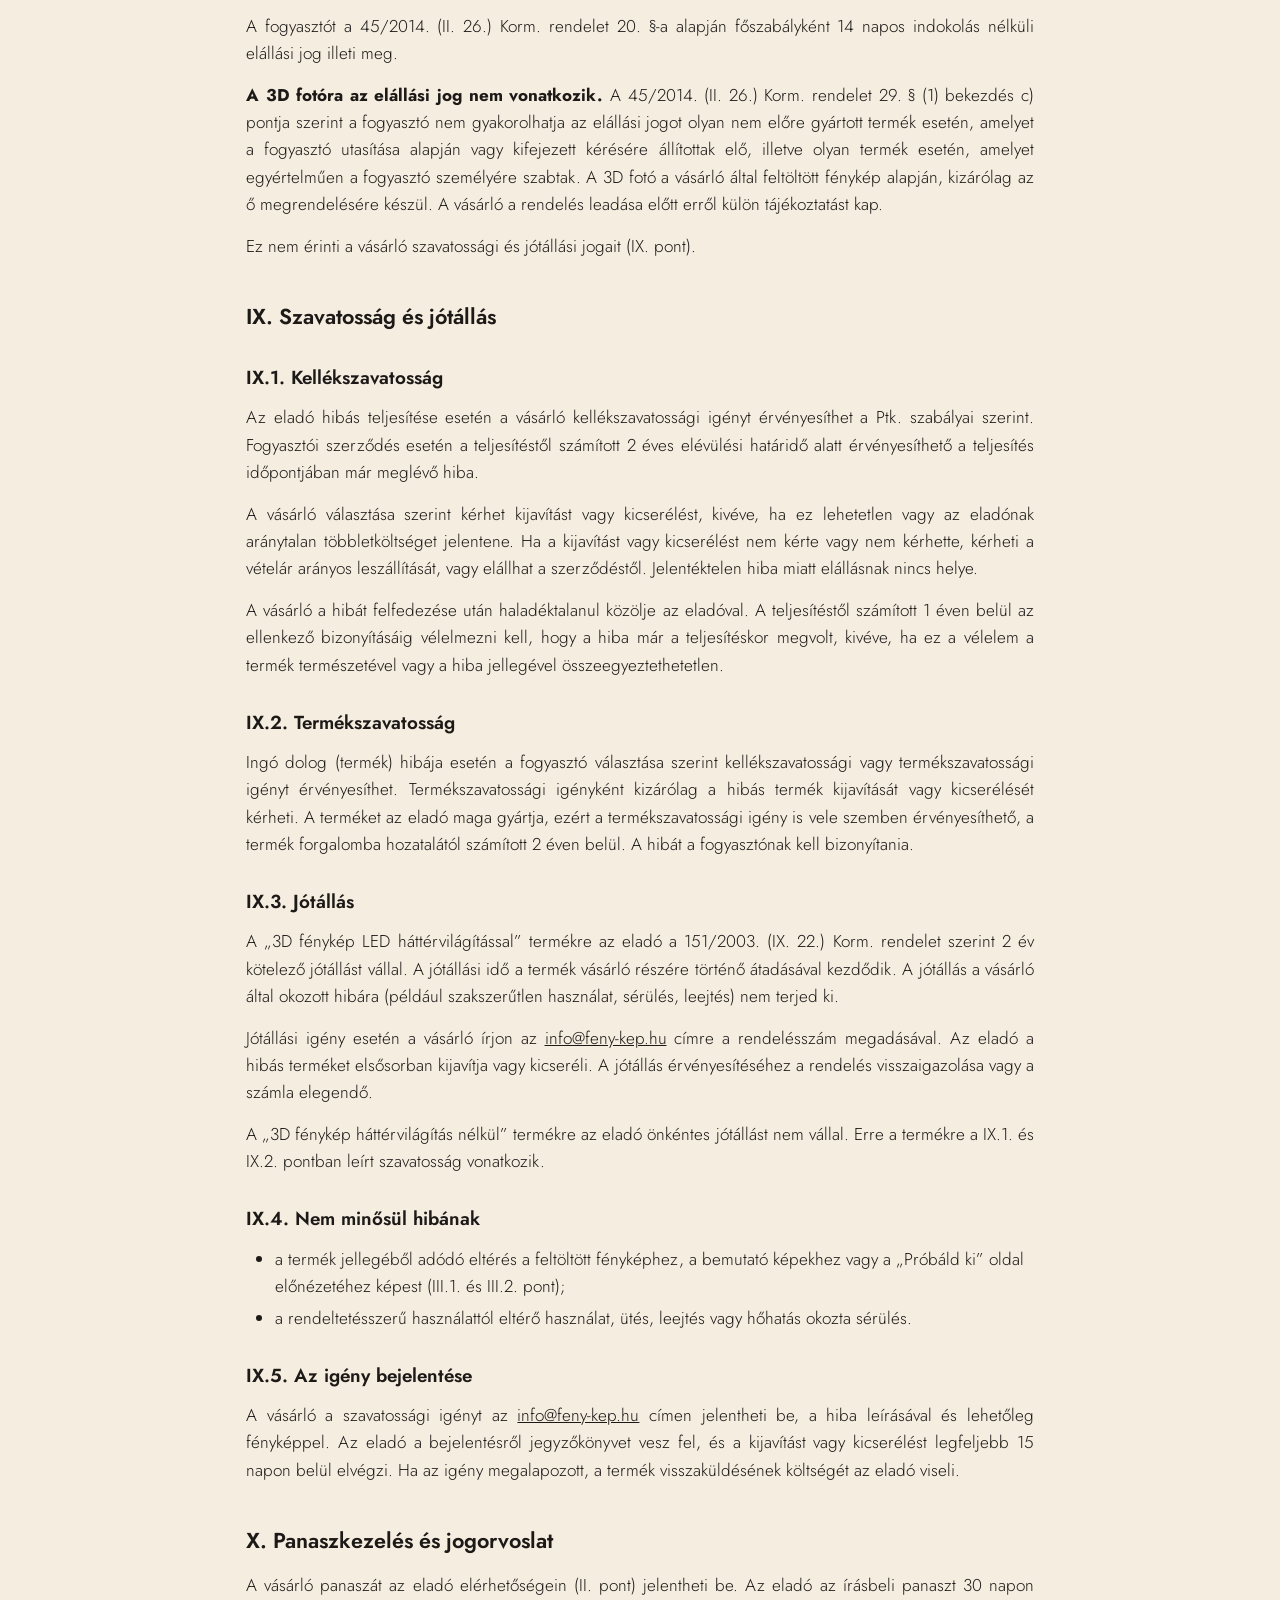
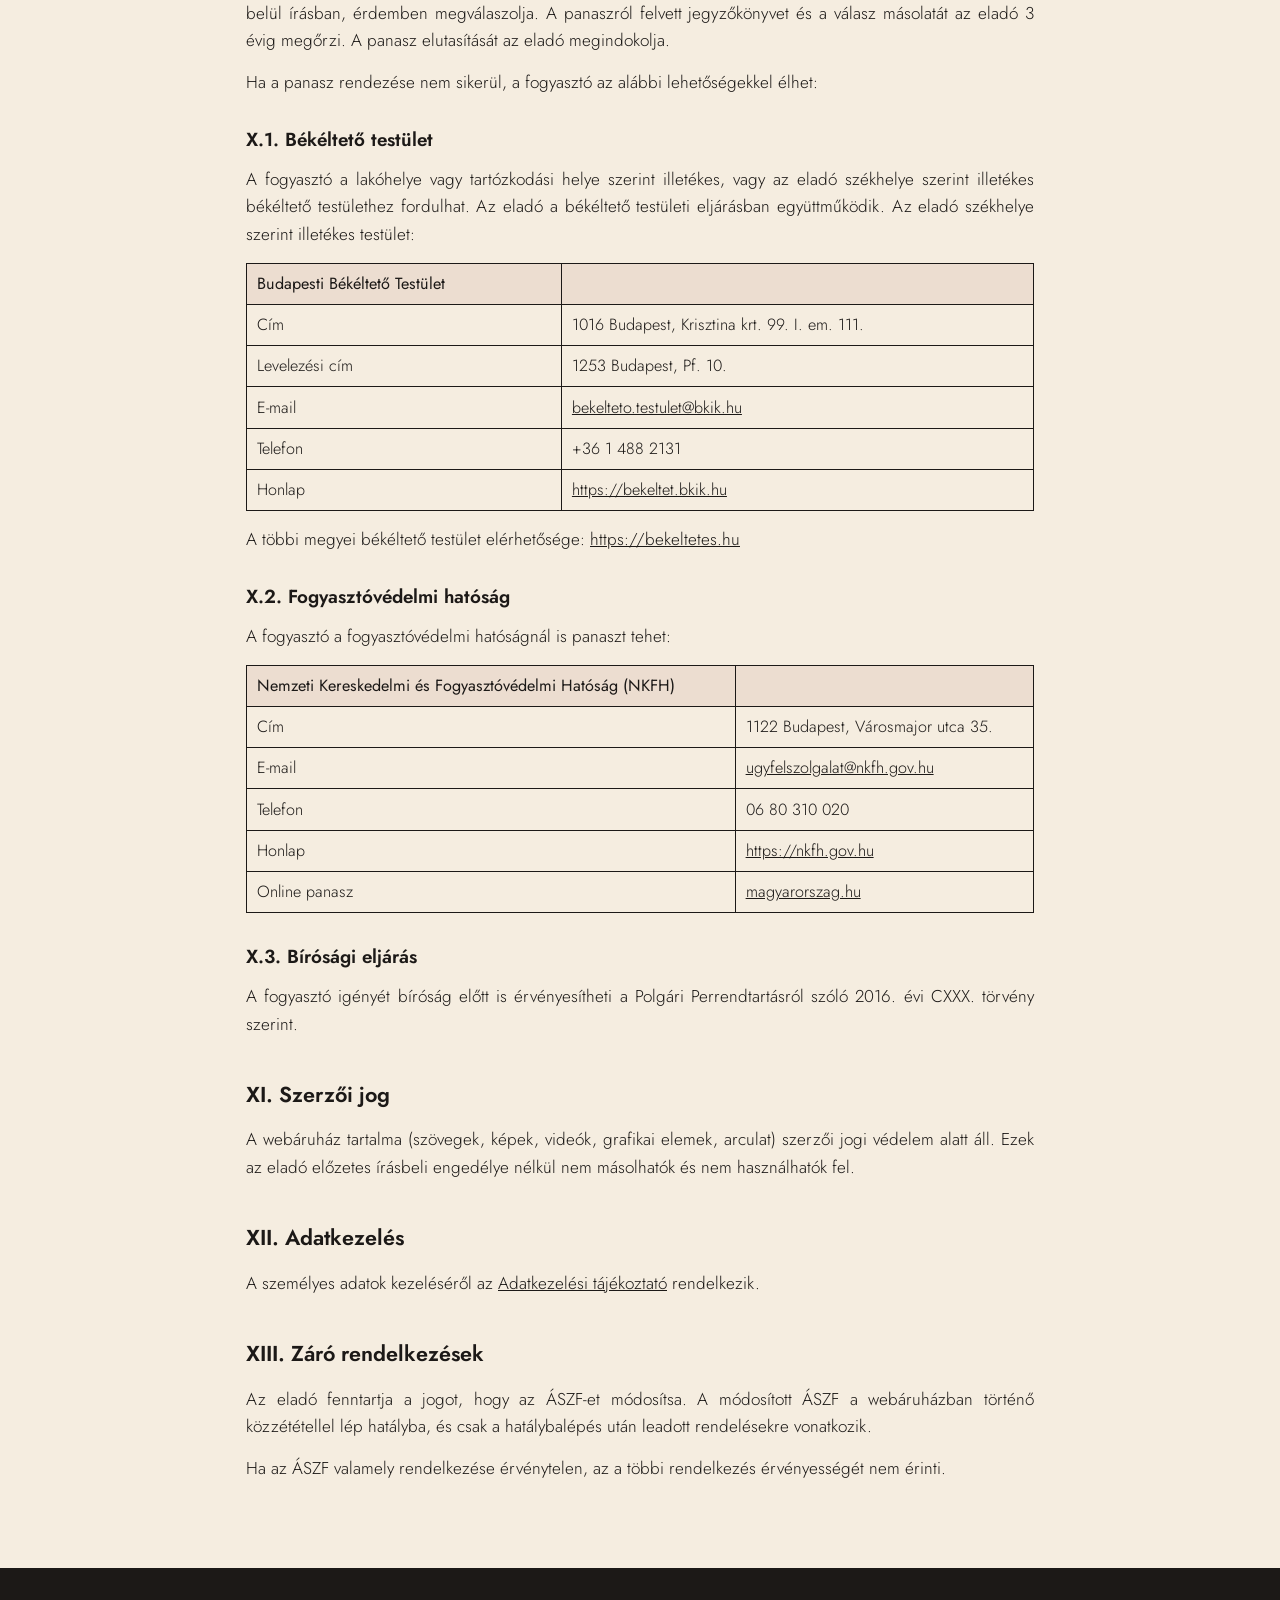
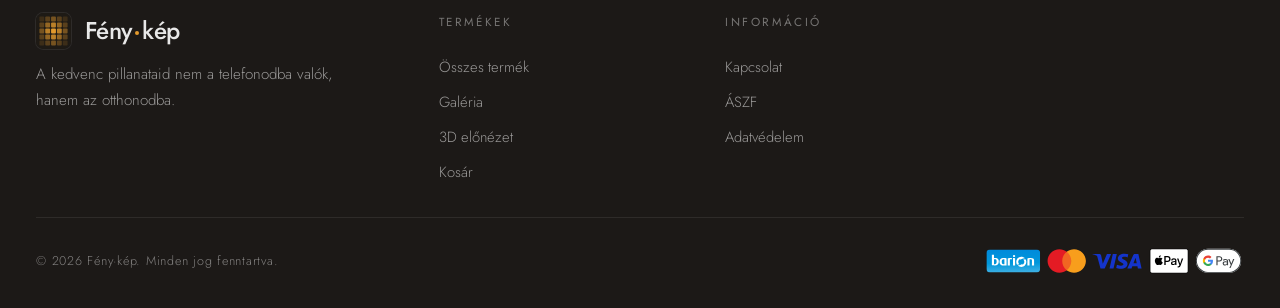
<file: frontend/aszf.html>
<!DOCTYPE html>
<html lang="hu">
<head>
<meta charset="UTF-8">
<!-- Barion Pixel (alapkód, csalásmegelőzéshez is szükséges) -->
<script>
  window["bp"] = window["bp"] || function () {
    (window["bp"].q = window["bp"].q || []).push(arguments);
  };
  window["bp"].l = 1 * new Date();
  (function () {
    var scriptElement = document.createElement("script");
    var firstScript = document.getElementsByTagName("script")[0];
    scriptElement.async = true;
    scriptElement.src = "https://pixel.barion.com/bp.js";
    firstScript.parentNode.insertBefore(scriptElement, firstScript);
  })();
  window["barion_pixel_id"] = "BP-apDEqbljWH-A2";
  bp("init", "addBarionPixelId", window["barion_pixel_id"]);
</script>
<noscript>
  <img height="1" width="1" style="display:none" alt="Barion Pixel" src="https://pixel.barion.com/a.gif?ba_pixel_id=BP-apDEqbljWH-A2&amp;ev=contentView&amp;noscript=1">
</noscript>
<meta name="viewport" content="width=device-width, initial-scale=1">
<title>Általános Szerződési Feltételek | Fény·kép</title>
<meta name="description" content="A Fény·kép webáruház általános szerződési feltételei: rendelés, fizetés, szállítás, elállás, szavatosság.">
<link rel="canonical" href="https://www.feny-kep.hu/aszf">
<meta property="og:type" content="website">
<meta property="og:site_name" content="Fény·kép">
<meta property="og:locale" content="hu_HU">
<meta property="og:title" content="Általános Szerződési Feltételek | Fény·kép">
<meta property="og:description" content="A Fény·kép webáruház általános szerződési feltételei: rendelés, fizetés, szállítás, elállás, szavatosság.">
<meta property="og:url" content="https://www.feny-kep.hu/aszf">
<meta property="og:image" content="https://www.feny-kep.hu/assets/hero-poster.jpg">
<meta name="twitter:card" content="summary_large_image">
<link rel="icon" type="image/svg+xml" href="assets/favicon.svg">
<link rel="stylesheet" href="css/style.css?v=20261109k">
<script src="js/cart.js?v=20261109a"></script>
</head>
<body>
<div class="site-wrapper">

<header class="site-header" id="site-header">
  <div class="container">
    <a class="site-logo" href="index.html"><img class="site-logo-mark" src="assets/favicon.svg" alt="" aria-hidden="true">Fény<span class="site-logo-dot"></span>kép</a>
    <nav class="site-nav" id="site-nav">
      <a href="index.html#products">Termékek</a>
      <a href="galeria.html">Galéria</a>
      <a href="kiprobalom.html">3D előnézet</a>
      <a href="index.html#kicsomagolas">Így működik</a>
      <a href="kapcsolat.html">Kapcsolat</a>
    </nav>
    <div class="cart-icon-wrap">
      <a href="kosar.html" aria-label="Kosár">
        <svg width="16" height="16" viewBox="0 0 24 24" fill="none" stroke="currentColor" stroke-width="1.6" stroke-linecap="round" stroke-linejoin="round"><path d="M5 8h14l-1 12H6L5 8Z"/><path d="M9 8V6a3 3 0 0 1 6 0v2"/></svg>
        <span class="cart-label">Kosár</span>
        <span class="cart-count"></span>
      </a>
    </div>
    <button class="nav-burger" id="nav-burger" aria-label="Menü">
      <svg width="20" height="20" viewBox="0 0 24 24" fill="none" stroke="currentColor" stroke-width="1.8" stroke-linecap="round"><line x1="3" y1="6" x2="21" y2="6"/><line x1="3" y1="12" x2="21" y2="12"/><line x1="3" y1="18" x2="21" y2="18"/></svg>
    </button>
  </div>
</header>

<script>
  /* A kosár száma még az oldal kirajzolása előtt a helyére kerül.
     Ha csak a DOMContentLoaded-nél írnánk be, a látogató egy pillanatra
     üres (korábban: 0-s) kosarat látna minden oldalbetöltéskor. */
  renderCartBadge();
</script>

<main class="container legal">
<h1>Általános Szerződési Feltételek</h1>
<p class="legal-meta">Hatályos: 2026.11.06.</p>

<h2>I. Bevezető rendelkezések</h2>
<p>Ez az Általános Szerződési Feltételek (a továbbiakban: ÁSZF) a https://www.feny-kep.hu webáruházban (a továbbiakban: webáruház) történő vásárlás feltételeit tartalmazza. Az ÁSZF az eladó és a webáruházban vásárló személy (a továbbiakban: vásárló) között létrejövő szerződés része.</p>
<p>A rendelés leadásához a vásárlónak el kell fogadnia ezt az ÁSZF-et. Az elfogadással a vásárló kijelenti, hogy az ÁSZF tartalmát megismerte és azt magára nézve kötelezőnek tekinti.</p>
<p>A szerződésre a magyar jog az irányadó, különösen:</p>
<ul>
<li>a Polgári Törvénykönyvről szóló 2013. évi V. törvény (Ptk.);</li>
<li>az elektronikus kereskedelmi szolgáltatások, valamint az információs társadalommal összefüggő szolgáltatások egyes kérdéseiről szóló 2001. évi CVIII. törvény (Ekertv.);</li>
<li>a fogyasztó és a vállalkozás közötti szerződések részletes szabályairól szóló 45/2014. (II. 26.) Korm. rendelet;</li>
<li>a fogyasztóvédelemről szóló 1997. évi CLV. törvény (Fgytv.);</li>
<li>a fogyasztó és vállalkozás közötti szerződés keretében érvényesített szavatossági és jótállási igények intézésének eljárási szabályairól szóló 19/2014. (IV. 29.) NGM rendelet;</li>
<li>a fogyasztó és vállalkozás közötti, az áruk adásvételére, valamint a digitális tartalom szolgáltatására és digitális szolgáltatások nyújtására irányuló szerződések részletes szabályairól szóló 373/2021. (VI. 30.) Korm. rendelet;</li>
<li>az egyes tartós fogyasztási cikkekre vonatkozó kötelező jótállásról szóló 151/2003. (IX. 22.) Korm. rendelet;</li>
<li>a szerzői jogról szóló 1999. évi LXXVI. törvény (Szjt.);</li>
<li>az információs önrendelkezési jogról és az információszabadságról szóló 2011. évi CXII. törvény (Infotv.);</li>
<li>az Európai Parlament és a Tanács (EU) 2016/679 rendelete (2016. április 27.) a természetes személyeknek a személyes adatok kezelése tekintetében történő védelméről és az ilyen adatok szabad áramlásáról, valamint a 95/46/EK rendelet hatályon kívül helyezéséről (általános adatvédelmi rendelet, GDPR);</li>
<li>az Európai Parlament és a Tanács (EU) 2018/302 rendelete (2018. február 28.) a belső piacon belül a vevő állampolgársága, lakóhelye vagy letelepedési helye alapján történő indokolatlan területi alapú tartalomkorlátozással és a megkülönböztetés egyéb formáival szembeni fellépésről, valamint a 2006/2004/EK és az (EU) 2017/2394 rendelet, továbbá a 2009/22/EK irányelv módosításáról.</li>
</ul>
<p>A szerződés nyelve magyar. A szerződés elektronikus úton kötött szerződés, amely nem minősül írásba foglalt szerződésnek, az eladó azt nem iktatja. A rendelés adatait és a visszaigazoló e-mailt az eladó az adatkezelési tájékoztatóban megadott ideig megőrzi.</p>

<h2>II. Az eladó adatai</h2>
<div class="legal-table"><table>
<thead><tr><th>Adat</th><th>Érték</th></tr></thead>
<tbody>
<tr><td>Név</td><td>Határ Dániel egyéni vállalkozó</td></tr>
<tr><td>Székhely, postacím</td><td>1105 Bp. Maláta köz 4. 2/4/6</td></tr>
<tr><td>Nyilvántartási szám (egyéni vállalkozó)</td><td>58350964</td></tr>
<tr><td>Adószám</td><td>45766730-1-42</td></tr>
<tr><td>E-mail</td><td><a href="mailto:info@feny-kep.hu">info@feny-kep.hu</a></td></tr>
<tr><td>Telefonszám</td><td><a href="tel:+36703657251">+36703657251</a></td></tr>
<tr><td>Honlap</td><td><a href="https://www.feny-kep.hu">https://www.feny-kep.hu</a></td></tr>
<tr><td>Ügyfélszolgálat</td><td>E-mailben és telefonon</td></tr>
</tbody>
</table></div>
<p><strong>Tárhelyszolgáltató:</strong> Cloudflare, Inc., 101 Townsend St, San Francisco, CA 94107, USA, <a href="https://www.cloudflare.com" target="_blank" rel="noopener">https://www.cloudflare.com</a></p>

<h2>III. A termékek</h2>
<p>A webáruházban 3D fotó vásárolható. A 3D fotó a vásárló által feltöltött fénykép alapján, egyedileg készül. A kép fény felé tartva vagy hátulról megvilágítva rajzolódik ki.</p>
<div class="legal-table"><table>
<thead><tr><th>Termék</th><th>Méret</th><th>Leírás</th></tr></thead>
<tbody>
<tr><td>3D fénykép háttérvilágítás nélkül</td><td>15 cm vagy 20 cm</td><td>A kép természetes fényben (például ablak előtt) látszik.</td></tr>
<tr><td>3D fénykép LED háttérvilágítással</td><td>15 cm vagy 20 cm</td><td>A termékhez fényforrás (LED világítás) tartozik.</td></tr>
</tbody>
</table></div>
<p>A méret a termék legnagyobb élének hosszát jelöli.</p>
<p>A termékek aktuális árát és leírását a termékoldal tartalmazza. A termékoldalon és a galériában látható képek illusztrációk. A kész termék a vásárló által feltöltött fényképtől függően ezektől eltérhet.</p>

<h3>III.1. A 3D fotó megjelenése</h3>
<p>A 3D fotó nem nyomtatott fénykép. A fénykép világos és sötét részeit az anyag vastagságkülönbsége adja vissza, ezért:</p>
<ul>
<li>a kép fény nélkül nem, vagy csak halványan látható;</li>
<li>a kép akkor jelenik meg jól, ha mögötte fény van (fényforrással rendelt terméknél a LED világítás, fényforrás nélküli terméknél például ablak);</li>
<li>a kép részletessége kisebb lehet, mint egy nyomtatott fényképé, a vonások és a finom részletek nem olyan élesek;</li>
<li>a megjelenés a feltöltött fénykép minőségétől és a megvilágítás erősségétől függ.</li>
</ul>
<p>Ezek a termék jellegéből adódnak, nem minősülnek hibának.</p>
<p class="legal-small">A termék PLA műanyagból készül. Hő hatására (például erős napsütésben, fűtőtest közelében vagy forró autóban) deformálódhat, ezért kerülni kell, hogy hőhatásnak legyen kitéve.</p>

<h3>III.2. A „Próbáld ki” oldal</h3>
<p>A webáruház „Próbáld ki” oldala a feltöltött fényképből egy számítógépes előnézetet mutat. Az előnézet csak szemléltetés. Nem biztos, hogy pontosan megegyezik a kész termékkel, mert a valódi megjelenést az anyag, a megvilágítás és a nézőszög is befolyásolja.</p>

<h3>III.3. A feltöltött fénykép</h3>
<p>A vásárló szavatolja, hogy a feltöltött fénykép felhasználására jogosult, és a fényképen szereplő személyek hozzájárultak a felhasználáshoz. Az ebből eredő igényekért a vásárló felel.</p>
<p>Az eladó nem készít el olyan terméket, amelynek fényképe jogszabályba ütközik, mások jogait sérti, vagy a közerkölcsbe ütközik. Ha a fénykép minősége miatt a termék nem készíthető el megfelelően, az eladó e-mailben jelzi ezt a vásárlónak. A vásárló ekkor új fényképet küldhet, vagy kérheti a rendelés törlését. Ha a rendelést törlik, az eladó a kifizetett teljes összeget legkésőbb 14 napon belül visszafizeti.</p>
<p>A feltöltött fénykép kezeléséről az <a href="adatvedelem.html">Adatkezelési tájékoztató</a> rendelkezik.</p>

<h2>IV. Árak</h2>
<p>A webáruházban feltüntetett árak forintban értendő bruttó árak. A vásárló a pénztárban a rendelés leadása előtt látja a fizetendő végösszeget, amely a termékek árát és a szállítási díjat tartalmazza. Ezen felül más költség nem terheli.</p>
<p>Ha a webáruházban nyilvánvalóan hibás ár jelenik meg (például 0 Ft, vagy a szokásos ártól jelentősen eltérő, elírásból eredő ár), az eladó nem köteles a terméket a hibás áron szállítani. Ilyenkor az eladó felajánlja a helyes áron történő teljesítést, amelynek ismeretében a vásárló elállhat a rendeléstől.</p>

<h2>V. A rendelés menete</h2>
<ol>
<li><strong>Termék kiválasztása:</strong> a vásárló a termékoldalon kiválasztja a változatot (fényforrással vagy fényforrás nélkül) és a méretet.</li>
<li><strong>Fénykép feltöltése:</strong> a vásárló feltölti a fényképet, amelyből a 3D fotó készül.</li>
<li><strong>Kosár:</strong> a vásárló a terméket a kosárba teszi. A kosárban a darabszám módosítható, a tétel törölhető.</li>
<li><strong>Pénztár:</strong> a vásárló megadja a nevét, e-mail címét, telefonszámát és számlázási címét, majd kiválasztja a szállítási és a fizetési módot.</li>
<li><strong>Elfogadás:</strong> a vásárló elfogadja az ÁSZF-et és az Adatkezelési tájékoztatót.</li>
<li><strong>Ellenőrzés és rendelés:</strong> a rendelés elküldése előtt a webáruház összesíti a megrendelt tételeket és a végösszeget. A vásárló innen visszaléphet a kosárba, és javíthatja az adatokat. Az „Igen, megrendelem” gomb megnyomásával a rendelés fizetési kötelezettséggel jár.</li>
<li><strong>Fizetés:</strong> bankkártyás fizetésnél a vásárló a Barion fizetési oldalára kerül. Előre utalásnál e-mailben kapja meg az utaláshoz szükséges adatokat.</li>
</ol>
<p>Az adatbeviteli hibákat a vásárló a rendelés elküldéséig bármikor javíthatja. A rendelés elküldése után észlelt hibát a vásárló haladéktalanul jelezze az <a href="mailto:info@feny-kep.hu">info@feny-kep.hu</a> címen.</p>

<h3>V.1. A szerződés létrejötte</h3>
<p>Az eladó a rendelés beérkezését e-mailben visszaigazolja. A szerződés a visszaigazoló e-mail vásárlóhoz történő megérkezésével jön létre. Ha a visszaigazolás a rendelés elküldésétől számított 48 órán belül nem érkezik meg, a vásárló mentesül az ajánlati kötöttség alól (Ekertv. 6. §). A vásárló ellenőrizze a levélszemét mappát is.</p>

<h2>VI. Fizetési módok</h2>
<div class="legal-table"><table>
<thead><tr><th>Fizetési mód</th><th>Leírás</th></tr></thead>
<tbody>
<tr><td>Bankkártya (Barion)</td><td>A fizetés a rendelés leadásakor, a Barion fizetési oldalán történik.</td></tr>
<tr><td>Előre utalás</td><td>Az utaláshoz szükséges adatokat (számlaszám, összeg, közlemény) a vásárló e-mailben kapja meg. Az összegnek a rendeléstől számított 5 munkanapon belül meg kell érkeznie. Ha nem érkezik meg, az eladó a rendelést törli.</td></tr>
</tbody>
</table></div>
<p>Utánvétes fizetésre nincs lehetőség.</p>

<h3>VI.1. Bankkártyás fizetés (Barion)</h3>
<p>Az online bankkártyás és egyéb fizetési módok a Barion rendszerén keresztül valósulnak meg. A bankkártya, illetve egyéb fizetéssel kapcsolatos adatok a kereskedőhöz nem jutnak el. A szolgáltatást nyújtó Barion Payment Zrt. a Magyar Nemzeti Bank felügyelete alatt álló intézmény, engedélyének száma: H-EN-I-1064/2013.</p>
<p>A fizetéshez nem szükséges Barion fiókot létrehozni. A Barion adatkezeléséről: <a href="https://www.barion.com/hu/adatvedelmi-tajekoztato/" target="_blank" rel="noopener">https://www.barion.com/hu/adatvedelmi-tajekoztato/</a></p>

<h3>VI.2. Számla</h3>
<p>Az eladó a vásárlásról elektronikus számlát állít ki. A számla kiállítására a termék elkészülte és feladása után kerül sor. Az eladó a számlát e-mailben küldi meg a vásárlónak, a rendeléskor megadott e-mail címre.</p>

<h2>VII. Szállítás</h2>
<p>Az eladó Magyarország területére szállít. A szállítást a vásárló választása szerint a FoxPost Zrt. vagy a Magyar Posta Zrt. (MPL) végzi.</p>
<div class="legal-table"><table>
<thead><tr><th>Szállítási mód</th><th>Díj</th></tr></thead>
<tbody>
<tr><td>FoxPost csomagautomata</td><td>1 490 Ft</td></tr>
<tr><td>Házhozszállítás (FoxPost futár)</td><td>1 990 Ft</td></tr>
<tr><td>MPL házhozszállítás (Magyar Posta)</td><td>2 500 Ft</td></tr>
<tr><td>30 000 Ft feletti rendelés esetén</td><td>ingyenes</td></tr>
</tbody>
</table></div>

<h3>VII.1. Teljesítési határidő</h3>
<p>A termék a vásárló fényképéből, a rendelés után készül. A teljesítés átlagos ideje:</p>
<div class="legal-table"><table>
<thead><tr><th>Szakasz</th><th>Időtartam</th></tr></thead>
<tbody>
<tr><td>Elkészítés és feladás</td><td>5-7 munkanap</td></tr>
<tr><td>Kézbesítés</td><td>1-3 munkanap</td></tr>
<tr><td><strong>Összesen (átlagos teljesítési idő)</strong></td><td><strong>6-10 munkanap</strong></td></tr>
</tbody>
</table></div>
<p>A határidő bankkártyás fizetésnél a sikeres fizetéstől, előre utalásnál az összeg beérkezésétől számít. Az eladó a terméket legkésőbb a szerződés létrejöttétől számított 30 napon belül teljesíti. Ha ez nem lehetséges, erről a vásárlót haladéktalanul tájékoztatja, és a vásárló kérésére a kifizetett összeget legkésőbb 14 napon belül visszafizeti.</p>
<p>Az átlagos elkészítési időtől eltérés lehetséges. Ilyenkor az eladó e-mailben tájékoztatja a vásárlót a várható új időpontról.</p>
<p>A csomag feladása után a kézbesítést a választott csomagszállító (FoxPost Zrt. vagy Magyar Posta Zrt.) végzi. A kézbesítési idő a szállító működésétől függ, ezért a fenti kézbesítési idő tájékoztató jellegű, és az eladó ráhatásán kívül eső okból (például a szállítónál fellépő torlódás) hosszabb is lehet.</p>
<p>Ha a csomag a feladást követő 5 munkanapon belül nem érkezik meg, a vásárló jelezze az eladónak az <a href="mailto:info@feny-kep.hu">info@feny-kep.hu</a> címen. Az eladó a szállítónál utánajár a csomagnak, és tájékoztatja a vásárlót. Ha a csomag elveszett, a VII.3. pont szerint kell eljárni.</p>
<p>A csomag átvételének határidejére (csomagautomatánál a tárolási időre) és a sikertelen kézbesítésre a választott szállító szabályai vonatkoznak.</p>

<h3>VII.2. Átvétel</h3>
<p>A vásárló a csomag átvételekor ellenőrizze annak sértetlenségét. Ha a csomag sérült, a vásárló kérjen jegyzőkönyvet a futártól, vagy a csomagautomatánál készítsen fényképet a csomagról és a termékről, és ezt az átvételtől számított 3 napon belül jelezze az eladónak az <a href="mailto:info@feny-kep.hu">info@feny-kep.hu</a> címen. A szállító felé a kárigényt ezekkel lehet alátámasztani, ezért hiányuk a kár rendezését megnehezítheti.</p>

<h3>VII.3. Sérült vagy elveszett csomag</h3>
<p>Ha a csomag a szállítás során megsérül vagy elveszik, az eladó a szállítónál kárigényt jelent be, és a vásárló bejelentése alapján a terméket újra elkészíti és elküldi, vagy a vételárat visszafizeti. A vásárló a kárigény intézésében együttműködik: megküldi a jegyzőkönyvet, a fényképeket és a szállító által kért adatokat.</p>
<p>Az eladó nem felel azért a kárért és többletköltségért, amely a vásárló érdekkörében merül fel, így különösen:</p>
<ul>
<li>ha a vásárló hibás vagy hiányos szállítási címet, csomagautomatát vagy elérhetőséget adott meg;</li>
<li>ha a vásárló a csomagot a szállító által biztosított határidőn belül nem veszi át, és a csomag visszaérkezik az eladóhoz.</li>
</ul>
<p>Ezekben az esetekben az ismételt kiszállítás díja a vásárlót terheli. Mivel a termék a vásárló fényképéből, egyedileg készül, a vissza nem vett termék árát az eladó nem téríti vissza. Az eladó a terméket a vásárló kérésére és az új szállítási díj megfizetése után újra elküldi.</p>

<h2>VIII. Elállási jog</h2>
<p>A fogyasztót a 45/2014. (II. 26.) Korm. rendelet 20. §-a alapján főszabályként 14 napos indokolás nélküli elállási jog illeti meg.</p>
<p><strong>A 3D fotóra az elállási jog nem vonatkozik.</strong> A 45/2014. (II. 26.) Korm. rendelet 29. § (1) bekezdés c) pontja szerint a fogyasztó nem gyakorolhatja az elállási jogot olyan nem előre gyártott termék esetén, amelyet a fogyasztó utasítása alapján vagy kifejezett kérésére állítottak elő, illetve olyan termék esetén, amelyet egyértelműen a fogyasztó személyére szabtak. A 3D fotó a vásárló által feltöltött fénykép alapján, kizárólag az ő megrendelésére készül. A vásárló a rendelés leadása előtt erről külön tájékoztatást kap.</p>
<p>Ez nem érinti a vásárló szavatossági és jótállási jogait (IX. pont).</p>

<h2>IX. Szavatosság és jótállás</h2>

<h3>IX.1. Kellékszavatosság</h3>
<p>Az eladó hibás teljesítése esetén a vásárló kellékszavatossági igényt érvényesíthet a Ptk. szabályai szerint. Fogyasztói szerződés esetén a teljesítéstől számított 2 éves elévülési határidő alatt érvényesíthető a teljesítés időpontjában már meglévő hiba.</p>
<p>A vásárló választása szerint kérhet kijavítást vagy kicserélést, kivéve, ha ez lehetetlen vagy az eladónak aránytalan többletköltséget jelentene. Ha a kijavítást vagy kicserélést nem kérte vagy nem kérhette, kérheti a vételár arányos leszállítását, vagy elállhat a szerződéstől. Jelentéktelen hiba miatt elállásnak nincs helye.</p>
<p>A vásárló a hibát felfedezése után haladéktalanul közölje az eladóval. A teljesítéstől számított 1 éven belül az ellenkező bizonyításáig vélelmezni kell, hogy a hiba már a teljesítéskor megvolt, kivéve, ha ez a vélelem a termék természetével vagy a hiba jellegével összeegyeztethetetlen.</p>

<h3>IX.2. Termékszavatosság</h3>
<p>Ingó dolog (termék) hibája esetén a fogyasztó választása szerint kellékszavatossági vagy termékszavatossági igényt érvényesíthet. Termékszavatossági igényként kizárólag a hibás termék kijavítását vagy kicserélését kérheti. A terméket az eladó maga gyártja, ezért a termékszavatossági igény is vele szemben érvényesíthető, a termék forgalomba hozatalától számított 2 éven belül. A hibát a fogyasztónak kell bizonyítania.</p>

<h3>IX.3. Jótállás</h3>
<p>A „3D fénykép LED háttérvilágítással” termékre az eladó a 151/2003. (IX. 22.) Korm. rendelet szerint 2 év kötelező jótállást vállal. A jótállási idő a termék vásárló részére történő átadásával kezdődik. A jótállás a vásárló által okozott hibára (például szakszerűtlen használat, sérülés, leejtés) nem terjed ki.</p>
<p>Jótállási igény esetén a vásárló írjon az <a href="mailto:info@feny-kep.hu">info@feny-kep.hu</a> címre a rendelésszám megadásával. Az eladó a hibás terméket elsősorban kijavítja vagy kicseréli. A jótállás érvényesítéséhez a rendelés visszaigazolása vagy a számla elegendő.</p>
<p>A „3D fénykép háttérvilágítás nélkül” termékre az eladó önkéntes jótállást nem vállal. Erre a termékre a IX.1. és IX.2. pontban leírt szavatosság vonatkozik.</p>

<h3>IX.4. Nem minősül hibának</h3>
<ul>
<li>a termék jellegéből adódó eltérés a feltöltött fényképhez, a bemutató képekhez vagy a „Próbáld ki” oldal előnézetéhez képest (III.1. és III.2. pont);</li>
<li>a rendeltetésszerű használattól eltérő használat, ütés, leejtés vagy hőhatás okozta sérülés.</li>
</ul>

<h3>IX.5. Az igény bejelentése</h3>
<p>A vásárló a szavatossági igényt az <a href="mailto:info@feny-kep.hu">info@feny-kep.hu</a> címen jelentheti be, a hiba leírásával és lehetőleg fényképpel. Az eladó a bejelentésről jegyzőkönyvet vesz fel, és a kijavítást vagy kicserélést legfeljebb 15 napon belül elvégzi. Ha az igény megalapozott, a termék visszaküldésének költségét az eladó viseli.</p>

<h2>X. Panaszkezelés és jogorvoslat</h2>
<p>A vásárló panaszát az eladó elérhetőségein (II. pont) jelentheti be. Az eladó az írásbeli panaszt 30 napon belül írásban, érdemben megválaszolja. A panaszról felvett jegyzőkönyvet és a válasz másolatát az eladó 3 évig megőrzi. A panasz elutasítását az eladó megindokolja.</p>
<p>Ha a panasz rendezése nem sikerül, a fogyasztó az alábbi lehetőségekkel élhet:</p>

<h3>X.1. Békéltető testület</h3>
<p>A fogyasztó a lakóhelye vagy tartózkodási helye szerint illetékes, vagy az eladó székhelye szerint illetékes békéltető testülethez fordulhat. Az eladó a békéltető testületi eljárásban együttműködik. Az eladó székhelye szerint illetékes testület:</p>
<div class="legal-table"><table>
<thead><tr><th>Budapesti Békéltető Testület</th><th></th></tr></thead>
<tbody>
<tr><td>Cím</td><td>1016 Budapest, Krisztina krt. 99. I. em. 111.</td></tr>
<tr><td>Levelezési cím</td><td>1253 Budapest, Pf. 10.</td></tr>
<tr><td>E-mail</td><td><a href="mailto:bekelteto.testulet@bkik.hu">bekelteto.testulet@bkik.hu</a></td></tr>
<tr><td>Telefon</td><td>+36 1 488 2131</td></tr>
<tr><td>Honlap</td><td><a href="https://bekeltet.bkik.hu" target="_blank" rel="noopener">https://bekeltet.bkik.hu</a></td></tr>
</tbody>
</table></div>
<p>A többi megyei békéltető testület elérhetősége: <a href="https://bekeltetes.hu" target="_blank" rel="noopener">https://bekeltetes.hu</a></p>

<h3>X.2. Fogyasztóvédelmi hatóság</h3>
<p>A fogyasztó a fogyasztóvédelmi hatóságnál is panaszt tehet:</p>
<div class="legal-table"><table>
<thead><tr><th>Nemzeti Kereskedelmi és Fogyasztóvédelmi Hatóság (NKFH)</th><th></th></tr></thead>
<tbody>
<tr><td>Cím</td><td>1122 Budapest, Városmajor utca 35.</td></tr>
<tr><td>E-mail</td><td><a href="mailto:ugyfelszolgalat@nkfh.gov.hu">ugyfelszolgalat@nkfh.gov.hu</a></td></tr>
<tr><td>Telefon</td><td>06 80 310 020</td></tr>
<tr><td>Honlap</td><td><a href="https://nkfh.gov.hu" target="_blank" rel="noopener">https://nkfh.gov.hu</a></td></tr>
<tr><td>Online panasz</td><td><a href="https://magyarorszag.hu/szuf_ugyleiras?id=61bf1c56-3705-4710-8d3d-8cfcdc972e26" target="_blank" rel="noopener">magyarorszag.hu</a></td></tr>
</tbody>
</table></div>

<h3>X.3. Bírósági eljárás</h3>
<p>A fogyasztó igényét bíróság előtt is érvényesítheti a Polgári Perrendtartásról szóló 2016. évi CXXX. törvény szerint.</p>

<h2>XI. Szerzői jog</h2>
<p>A webáruház tartalma (szövegek, képek, videók, grafikai elemek, arculat) szerzői jogi védelem alatt áll. Ezek az eladó előzetes írásbeli engedélye nélkül nem másolhatók és nem használhatók fel.</p>

<h2>XII. Adatkezelés</h2>
<p>A személyes adatok kezeléséről az <a href="adatvedelem.html">Adatkezelési tájékoztató</a> rendelkezik.</p>

<h2>XIII. Záró rendelkezések</h2>
<p>Az eladó fenntartja a jogot, hogy az ÁSZF-et módosítsa. A módosított ÁSZF a webáruházban történő közzététellel lép hatályba, és csak a hatálybalépés után leadott rendelésekre vonatkozik.</p>
<p>Ha az ÁSZF valamely rendelkezése érvénytelen, az a többi rendelkezés érvényességét nem érinti.</p>
</main>
</div>
<script src="js/nav.js?v=20261009a"></script>
<script src="js/site-footer.js?v=20261109j"></script>
</body>
</html>
</file>
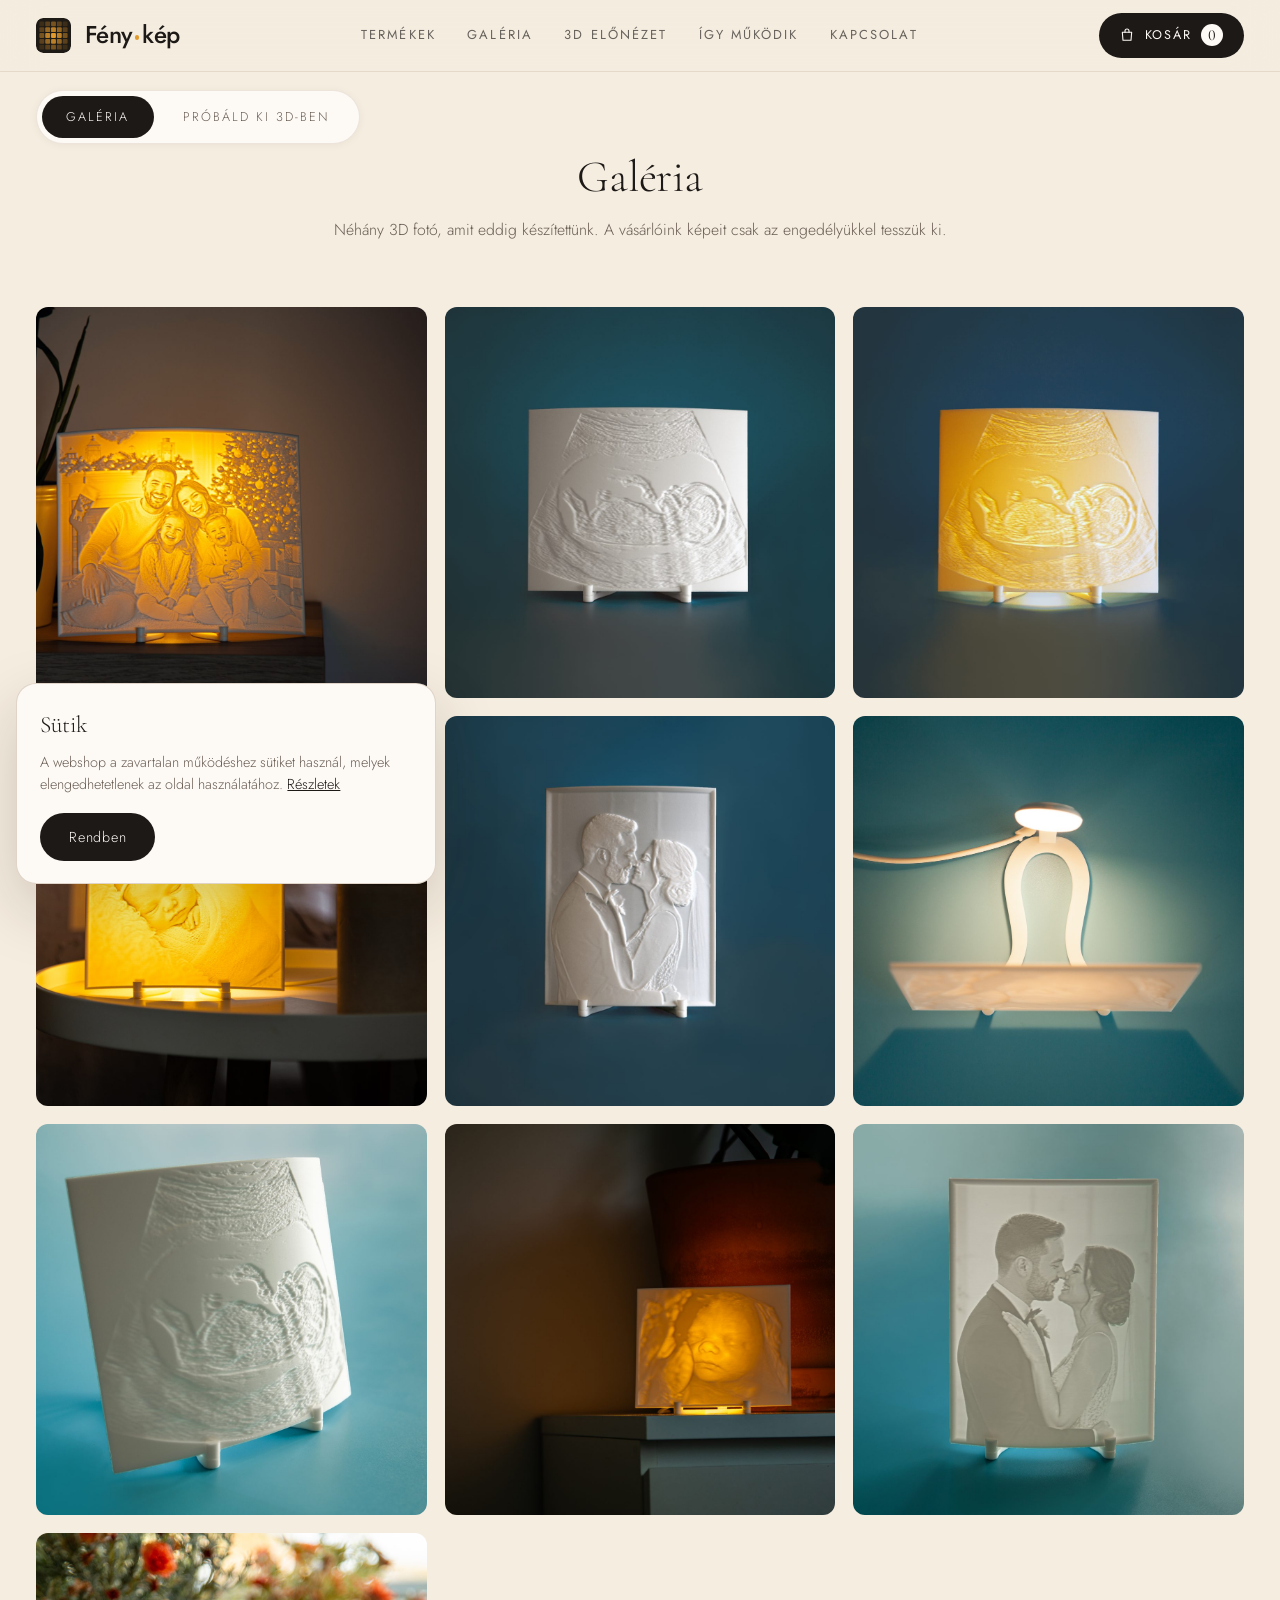
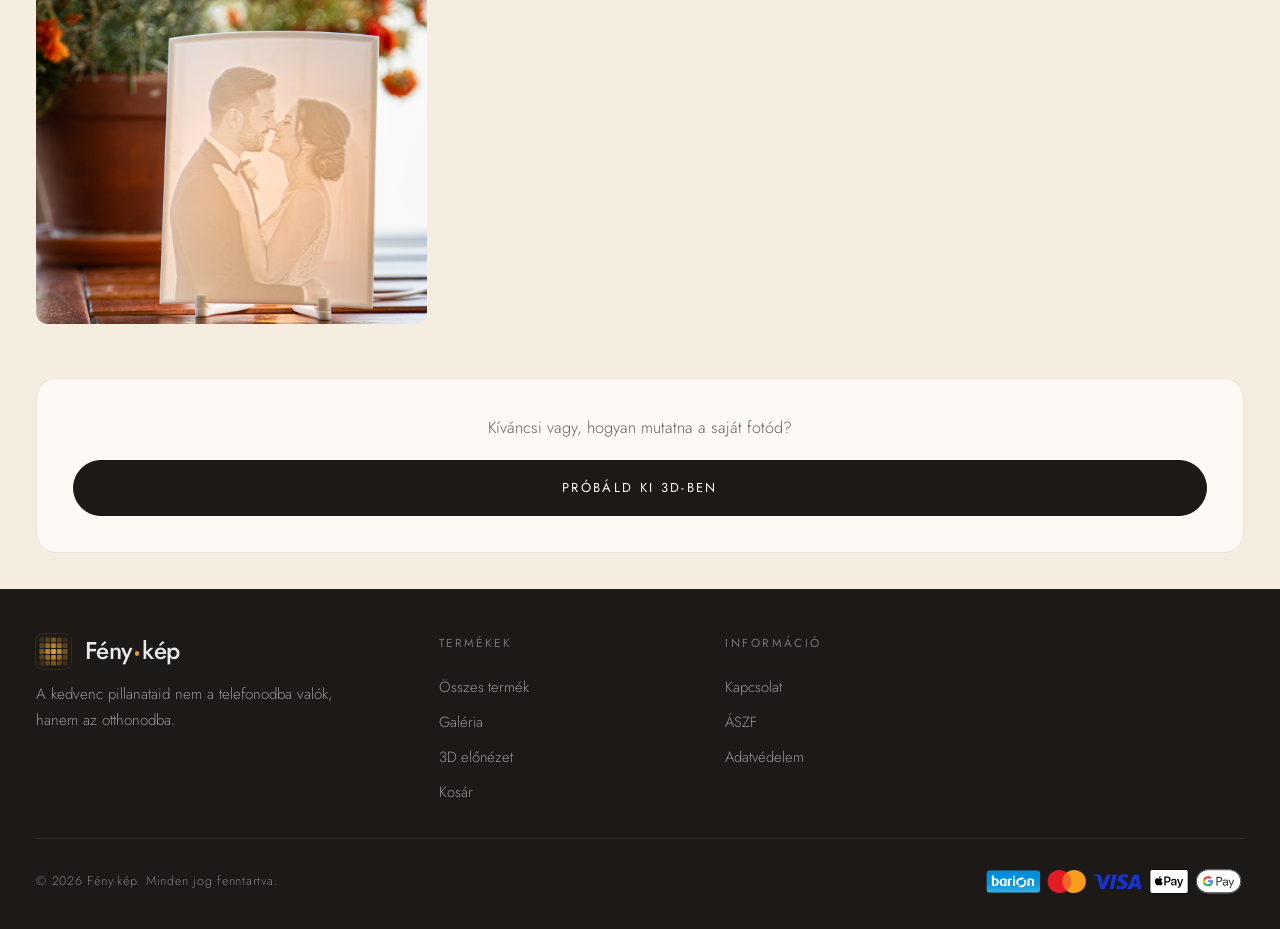
<file: frontend/galeria.html>
<!DOCTYPE html>
<html lang="hu">
<head>
<meta charset="UTF-8">
<!-- Barion Pixel (alapkód, csalásmegelőzéshez is szükséges) -->
<script>
  window["bp"] = window["bp"] || function () {
    (window["bp"].q = window["bp"].q || []).push(arguments);
  };
  window["bp"].l = 1 * new Date();
  (function () {
    var scriptElement = document.createElement("script");
    var firstScript = document.getElementsByTagName("script")[0];
    scriptElement.async = true;
    scriptElement.src = "https://pixel.barion.com/bp.js";
    firstScript.parentNode.insertBefore(scriptElement, firstScript);
  })();
  window["barion_pixel_id"] = "BP-apDEqbljWH-A2";
  bp("init", "addBarionPixelId", window["barion_pixel_id"]);
</script>
<noscript>
  <img height="1" width="1" style="display:none" alt="Barion Pixel" src="https://pixel.barion.com/a.gif?ba_pixel_id=BP-apDEqbljWH-A2&amp;ev=contentView&amp;noscript=1">
</noscript>
<meta name="viewport" content="width=device-width, initial-scale=1">
<title>Galéria | Fény·kép</title>
<meta name="description" content="Nézd meg a Fény·képnél készült 3D fotókat és lámpákat.">
<link rel="canonical" href="https://www.feny-kep.hu/galeria">
<meta property="og:type" content="website">
<meta property="og:site_name" content="Fény·kép">
<meta property="og:locale" content="hu_HU">
<meta property="og:title" content="Galéria | Fény·kép">
<meta property="og:description" content="Nézd meg a Fény·képnél készült 3D fotókat és lámpákat.">
<meta property="og:url" content="https://www.feny-kep.hu/galeria">
<meta property="og:image" content="https://www.feny-kep.hu/assets/hero-poster.jpg">
<meta name="twitter:card" content="summary_large_image">
<link rel="icon" type="image/svg+xml" href="assets/favicon.svg">
<link rel="stylesheet" href="css/style.css?v=20261109k">
<script src="js/cart.js?v=20261109a"></script>
</head>
<body>
<div class="site-wrapper">

<header class="site-header" id="site-header">
  <div class="container">
    <a class="site-logo" href="index.html"><img class="site-logo-mark" src="assets/favicon.svg" alt="" aria-hidden="true">Fény<span class="site-logo-dot"></span>kép</a>
    <nav class="site-nav" id="site-nav">
      <a href="index.html#products">Termékek</a>
      <a href="galeria.html">Galéria</a>
      <a href="kiprobalom.html">3D előnézet</a>
      <a href="index.html#kicsomagolas">Így működik</a>
      <a href="kapcsolat.html">Kapcsolat</a>
    </nav>
    <div class="cart-icon-wrap">
      <a href="kosar.html" aria-label="Kosár">
        <svg width="16" height="16" viewBox="0 0 24 24" fill="none" stroke="currentColor" stroke-width="1.6" stroke-linecap="round" stroke-linejoin="round"><path d="M5 8h14l-1 12H6L5 8Z"/><path d="M9 8V6a3 3 0 0 1 6 0v2"/></svg>
        <span class="cart-label">Kosár</span>
        <span class="cart-count"></span>
      </a>
    </div>
    <button class="nav-burger" id="nav-burger" aria-label="Menü">
      <svg width="20" height="20" viewBox="0 0 24 24" fill="none" stroke="currentColor" stroke-width="1.8" stroke-linecap="round"><line x1="3" y1="6" x2="21" y2="6"/><line x1="3" y1="12" x2="21" y2="12"/><line x1="3" y1="18" x2="21" y2="18"/></svg>
    </button>
  </div>
</header>

<script>
  /* A kosár száma még az oldal kirajzolása előtt a helyére kerül.
     Ha csak a DOMContentLoaded-nél írnánk be, a látogató egy pillanatra
     üres (korábban: 0-s) kosarat látna minden oldalbetöltéskor. */
  renderCartBadge();
</script>

<div class="container page-tabs-wrap">
  <!-- A két nézet külön oldal, de egy fülsávban lakik: a galéria egy
       válogatást mutat, a másik fül a saját fotó kipróbálását. -->
  <nav class="page-tabs" aria-label="Galéria nézetek">
      <a class="page-tab is-active" href="galeria.html" aria-current="page">Galéria</a>
      <a class="page-tab" href="kiprobalom.html">Próbáld ki 3D-ben</a>
  </nav>
</div>

<section class="container" style="padding-bottom:1rem;">
  <div class="section-header">
    <h1 class="section-title">Galéria</h1>
    <p class="section-lead">Néhány 3D fotó, amit eddig készítettünk. A vásárlóink képeit csak az engedélyükkel tesszük ki.</p>
  </div>
  <div id="gallery-grid" class="gallery-grid">
    <!-- Filled in by js/gallery-grid.js -->
  </div>

  <div class="gallery-cta">
    <p>Kíváncsi vagy, hogyan mutatna a saját fotód?</p>
    <a class="litho-btn-solid" href="kiprobalom.html">Próbáld ki 3D-ben</a>
  </div>
</section>


</div>

<script src="js/config.js?v=20261107a"></script>
<script src="js/gallery-grid.js?v=20261009a"></script>
<script src="js/nav.js?v=20261009a"></script>
<script src="js/site-footer.js?v=20261109j"></script>
</body>
</html>
</file>
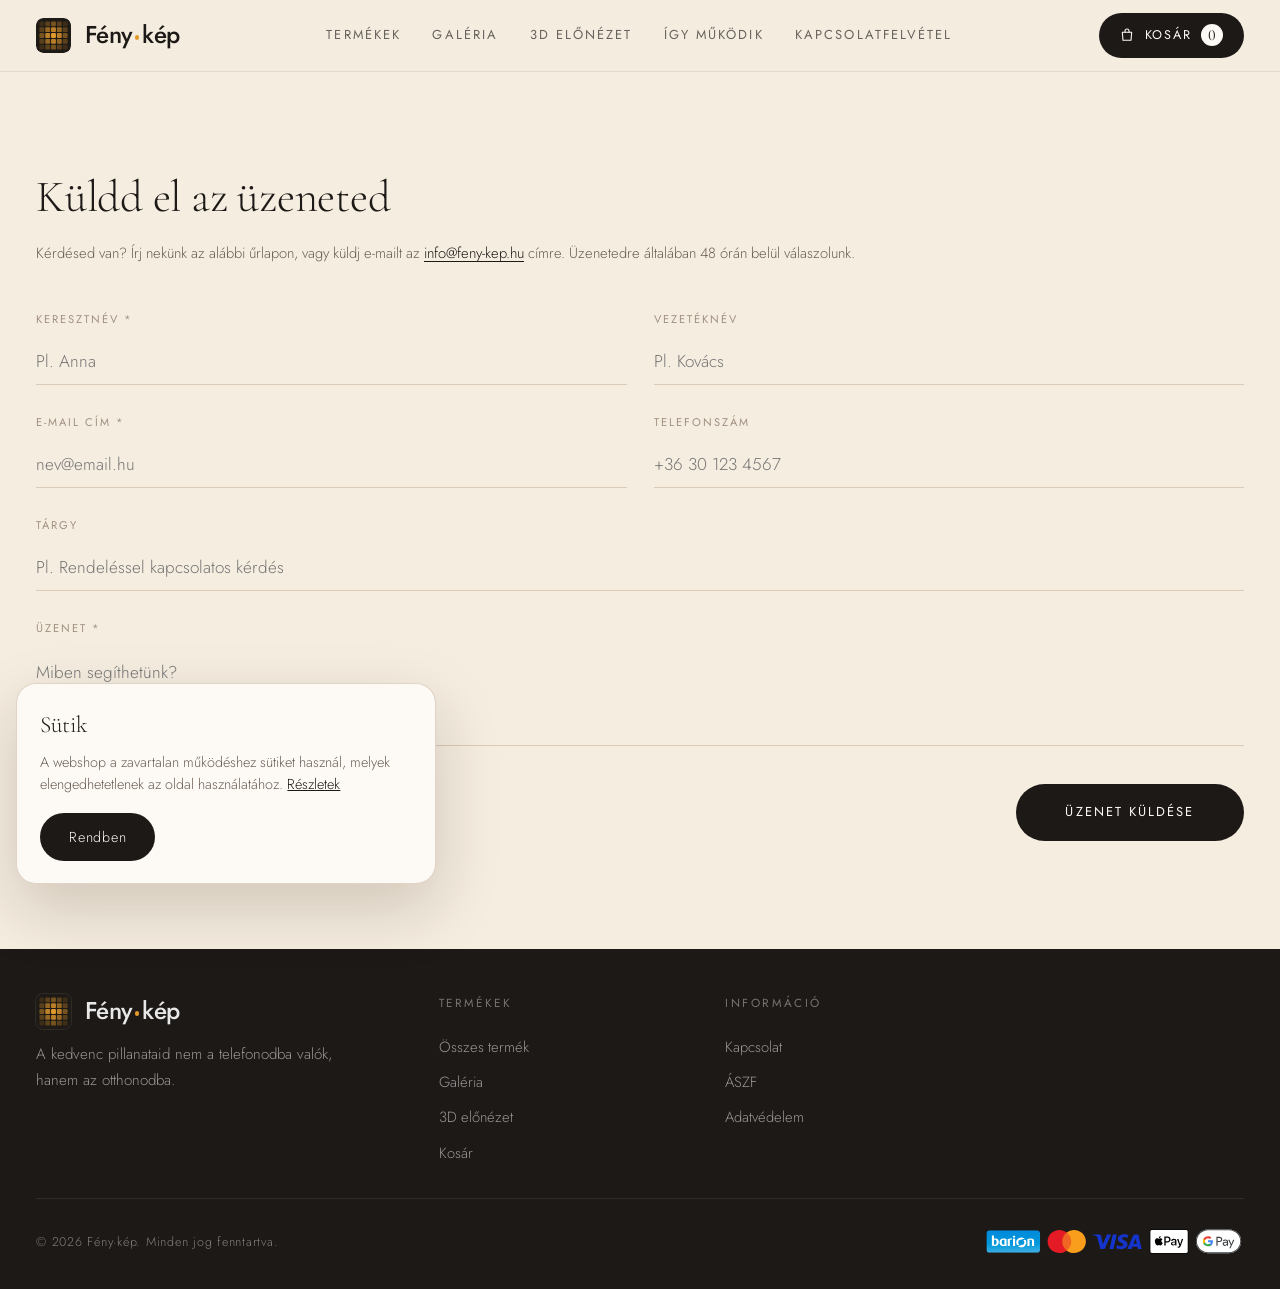
<file: frontend/kapcsolat.html>
<!DOCTYPE html>
<html lang="hu">
<head>
<meta charset="UTF-8">
<!-- Barion Pixel (alapkód, csalásmegelőzéshez is szükséges) -->
<script>
  window["bp"] = window["bp"] || function () {
    (window["bp"].q = window["bp"].q || []).push(arguments);
  };
  window["bp"].l = 1 * new Date();
  (function () {
    var scriptElement = document.createElement("script");
    var firstScript = document.getElementsByTagName("script")[0];
    scriptElement.async = true;
    scriptElement.src = "https://pixel.barion.com/bp.js";
    firstScript.parentNode.insertBefore(scriptElement, firstScript);
  })();
  window["barion_pixel_id"] = "BP-apDEqbljWH-A2";
  bp("init", "addBarionPixelId", window["barion_pixel_id"]);
</script>
<noscript>
  <img height="1" width="1" style="display:none" alt="Barion Pixel" src="https://pixel.barion.com/a.gif?ba_pixel_id=BP-apDEqbljWH-A2&amp;ev=contentView&amp;noscript=1">
</noscript>
<meta name="viewport" content="width=device-width, initial-scale=1">
<title>Kapcsolat | Fény·kép</title>
<meta name="description" content="Kérdésed van a rendeléssel vagy a 3D fotóval kapcsolatban? Írj nekünk az űrlapon vagy e-mailben.">
<link rel="canonical" href="https://www.feny-kep.hu/kapcsolat">
<meta property="og:type" content="website">
<meta property="og:site_name" content="Fény·kép">
<meta property="og:locale" content="hu_HU">
<meta property="og:title" content="Kapcsolat | Fény·kép">
<meta property="og:description" content="Kérdésed van a rendeléssel vagy a 3D fotóval kapcsolatban? Írj nekünk az űrlapon vagy e-mailben.">
<meta property="og:url" content="https://www.feny-kep.hu/kapcsolat">
<meta property="og:image" content="https://www.feny-kep.hu/assets/hero-poster.jpg">
<meta name="twitter:card" content="summary_large_image">
<link rel="icon" type="image/svg+xml" href="assets/favicon.svg">
<link rel="stylesheet" href="css/style.css?v=20261109k">
<script src="js/cart.js?v=20261109a"></script>
</head>
<body class="litho-contact-page">
<div class="site-wrapper">

<header class="site-header" id="site-header">
  <div class="container">
    <a class="site-logo" href="index.html"><img class="site-logo-mark" src="assets/favicon.svg" alt="" aria-hidden="true">Fény<span class="site-logo-dot"></span>kép</a>
    <nav class="site-nav" id="site-nav">
      <a href="index.html#products">Termékek</a>
      <a href="galeria.html">Galéria</a>
      <a href="kiprobalom.html">3D előnézet</a>
      <a href="index.html#kicsomagolas">Így működik</a>
      <a href="kapcsolat.html">Kapcsolatfelvétel</a>
    </nav>
    <div class="cart-icon-wrap">
      <a href="kosar.html" aria-label="Kosár">
        <svg width="16" height="16" viewBox="0 0 24 24" fill="none" stroke="currentColor" stroke-width="1.6" stroke-linecap="round" stroke-linejoin="round"><path d="M5 8h14l-1 12H6L5 8Z"/><path d="M9 8V6a3 3 0 0 1 6 0v2"/></svg>
        <span class="cart-label">Kosár</span>
        <span class="cart-count"></span>
      </a>
    </div>
    <button class="nav-burger" id="nav-burger" aria-label="Menü">
      <svg width="20" height="20" viewBox="0 0 24 24" fill="none" stroke="currentColor" stroke-width="1.8" stroke-linecap="round"><line x1="3" y1="6" x2="21" y2="6"/><line x1="3" y1="12" x2="21" y2="12"/><line x1="3" y1="18" x2="21" y2="18"/></svg>
    </button>
  </div>
</header>

<script>
  /* A kosár száma még az oldal kirajzolása előtt a helyére kerül.
     Ha csak a DOMContentLoaded-nél írnánk be, a látogató egy pillanatra
     üres (korábban: 0-s) kosarat látna minden oldalbetöltéskor. */
  renderCartBadge();
</script>

<div class="litho-contact-wrap" style="padding-top:90px;">

  <div class="litho-contact-form-wrap">
    <h1 class="litho-contact-form-title">Küldd el az üzeneted</h1>
    <p class="litho-contact-form-sub">Kérdésed van? Írj nekünk az alábbi űrlapon,
      vagy küldj e-mailt az <a href="mailto:info@feny-kep.hu">info@feny-kep.hu</a> címre.
      Üzenetedre általában 48 órán belül válaszolunk.</p>

    <form class="litho-cf" id="contact-form">
      <div class="litho-cf__row">
        <div class="litho-cf__field">
          <label class="litho-cf__label" for="cf-first">Keresztnév *</label>
          <input class="litho-cf__input" type="text" id="cf-first" placeholder="Pl. Anna" required>
        </div>
        <div class="litho-cf__field">
          <label class="litho-cf__label" for="cf-last">Vezetéknév</label>
          <input class="litho-cf__input" type="text" id="cf-last" placeholder="Pl. Kovács">
        </div>
      </div>

      <div class="litho-cf__row">
        <div class="litho-cf__field">
          <label class="litho-cf__label" for="cf-email">E-mail cím *</label>
          <input class="litho-cf__input" type="email" id="cf-email" placeholder="nev@email.hu" required>
        </div>
        <div class="litho-cf__field">
          <label class="litho-cf__label" for="cf-phone">Telefonszám</label>
          <input class="litho-cf__input" type="tel" id="cf-phone" placeholder="+36 30 123 4567">
        </div>
      </div>

      <!-- Mézesbödön a robotoknak: ember sosem látja, tehát sosem tölti ki. -->
      <div class="litho-cf__hp" aria-hidden="true">
        <label for="cf-website">Ne töltsd ki ezt a mezőt</label>
        <input type="text" id="cf-website" name="website" tabindex="-1" autocomplete="off">
      </div>

      <div class="litho-cf__field">
        <label class="litho-cf__label" for="cf-subject">Tárgy</label>
        <input class="litho-cf__input" type="text" id="cf-subject" placeholder="Pl. Rendeléssel kapcsolatos kérdés">
      </div>

      <div class="litho-cf__field">
        <label class="litho-cf__label" for="cf-message">Üzenet *</label>
        <textarea class="litho-cf__textarea" id="cf-message" placeholder="Miben segíthetünk?" required></textarea>
      </div>

      <div class="litho-cf__footer">
        <label class="litho-cf__consent">
          <input type="checkbox" id="cf-consent" required
                 data-error-required="Az üzenet elküldéséhez fogadd el az adatvédelmi tájékoztatót.">
          <span>Elfogadom az <a href="adatvedelem.html" target="_blank">adatvédelmi tájékoztatót</a>.</span>
        </label>
        <button type="submit" class="litho-cf__submit" id="cf-submit">Üzenet küldése</button>
      </div>

      <p id="cf-error" style="color:#b94030; font-size:0.85rem; display:none;"></p>
    </form>

    <div class="litho-cf__success" id="cf-success">
      <div class="litho-cf__success-icon">✓</div>
      <h3>Köszönjük az üzeneted!</h3>
      <p>Hamarosan válaszolunk a megadott e-mail címen.</p>
    </div>
  </div>

</div>

</div>
<script src="js/config.js?v=20261107a"></script>
<script src="js/api.js?v=20261009a"></script>
<script src="js/form-validation.js?v=20261109a"></script>
<script src="js/kapcsolat.js?v=20261009a"></script>
<script src="js/nav.js?v=20261009a"></script>
<script src="js/site-footer.js?v=20261109j"></script>
</body>
</html>
</file>
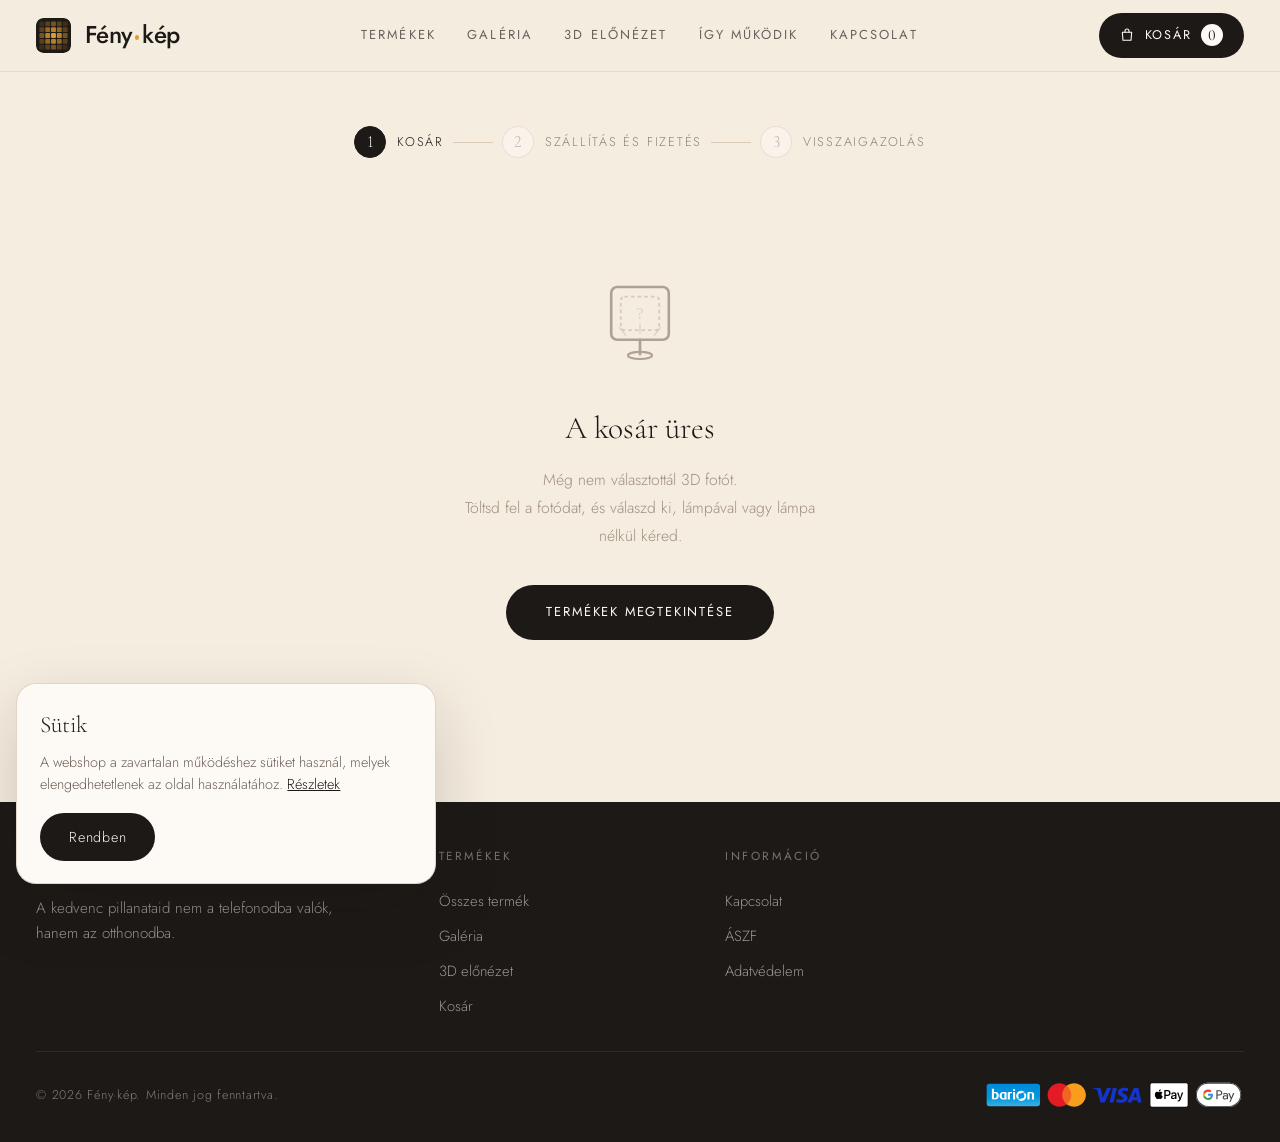
<file: frontend/kosar.html>
<!DOCTYPE html>
<html lang="hu">
<head>
<meta charset="UTF-8">
<!-- Barion Pixel (alapkód, csalásmegelőzéshez is szükséges) -->
<script>
  window["bp"] = window["bp"] || function () {
    (window["bp"].q = window["bp"].q || []).push(arguments);
  };
  window["bp"].l = 1 * new Date();
  (function () {
    var scriptElement = document.createElement("script");
    var firstScript = document.getElementsByTagName("script")[0];
    scriptElement.async = true;
    scriptElement.src = "https://pixel.barion.com/bp.js";
    firstScript.parentNode.insertBefore(scriptElement, firstScript);
  })();
  window["barion_pixel_id"] = "BP-apDEqbljWH-A2";
  bp("init", "addBarionPixelId", window["barion_pixel_id"]);
</script>
<noscript>
  <img height="1" width="1" style="display:none" alt="Barion Pixel" src="https://pixel.barion.com/a.gif?ba_pixel_id=BP-apDEqbljWH-A2&amp;ev=contentView&amp;noscript=1">
</noscript>
<meta name="viewport" content="width=device-width, initial-scale=1">
<title>Kosár | Fény·kép</title>
<meta name="robots" content="noindex">
<link rel="icon" type="image/svg+xml" href="assets/favicon.svg">
<link rel="stylesheet" href="css/style.css?v=20261109k">
<script src="js/cart.js?v=20261109a"></script>
</head>
<body class="litho-cart-page">
<div class="site-wrapper">

<header class="site-header" id="site-header">
  <div class="container">
    <a class="site-logo" href="index.html"><img class="site-logo-mark" src="assets/favicon.svg" alt="" aria-hidden="true">Fény<span class="site-logo-dot"></span>kép</a>
    <nav class="site-nav" id="site-nav">
      <a href="index.html#products">Termékek</a>
      <a href="galeria.html">Galéria</a>
      <a href="kiprobalom.html">3D előnézet</a>
      <a href="index.html#kicsomagolas">Így működik</a>
      <a href="kapcsolat.html">Kapcsolat</a>
    </nav>
    <div class="cart-icon-wrap">
      <a href="kosar.html" aria-label="Kosár">
        <svg width="16" height="16" viewBox="0 0 24 24" fill="none" stroke="currentColor" stroke-width="1.6" stroke-linecap="round" stroke-linejoin="round"><path d="M5 8h14l-1 12H6L5 8Z"/><path d="M9 8V6a3 3 0 0 1 6 0v2"/></svg>
        <span class="cart-label">Kosár</span>
        <span class="cart-count"></span>
      </a>
    </div>
    <button class="nav-burger" id="nav-burger" aria-label="Menü">
      <svg width="20" height="20" viewBox="0 0 24 24" fill="none" stroke="currentColor" stroke-width="1.8" stroke-linecap="round"><line x1="3" y1="6" x2="21" y2="6"/><line x1="3" y1="12" x2="21" y2="12"/><line x1="3" y1="18" x2="21" y2="18"/></svg>
    </button>
  </div>
</header>

<script>
  /* A kosár száma még az oldal kirajzolása előtt a helyére kerül.
     Ha csak a DOMContentLoaded-nél írnánk be, a látogató egy pillanatra
     üres (korábban: 0-s) kosarat látna minden oldalbetöltéskor. */
  renderCartBadge();
</script>

<div class="container">
  <div class="litho-steps-wrap">
    <div class="litho-steps">
      <div class="litho-step litho-step--active"><div class="litho-step__circle">1</div><span class="litho-step__label">Kosár</span></div>
      <div class="litho-step__line"></div>
      <div class="litho-step"><div class="litho-step__circle">2</div><span class="litho-step__label">Szállítás és fizetés</span></div>
      <div class="litho-step__line"></div>
      <div class="litho-step"><div class="litho-step__circle">3</div><span class="litho-step__label">Visszaigazolás</span></div>
    </div>
  </div>

  <div id="cart-root"></div>
</div>

</div>
<script src="js/config.js?v=20261107a"></script>
<script src="js/photo-store.js?v=20261106a"></script>
<script src="js/kosar.js?v=20261109d"></script>
<script src="js/nav.js?v=20261009a"></script>
<script src="js/site-footer.js?v=20261109j"></script>
</body>
</html>
</file>
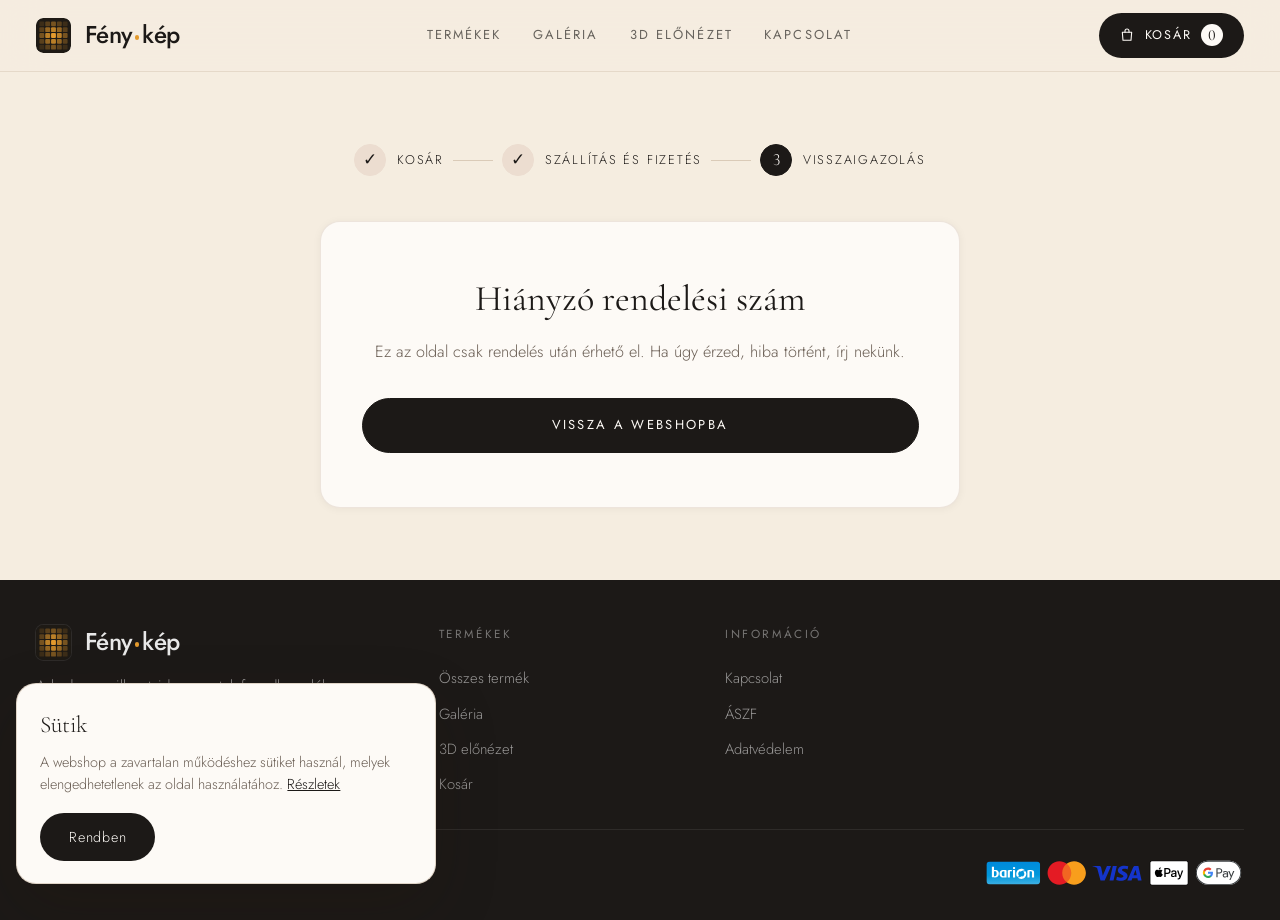
<file: frontend/koszonjuk.html>
<!DOCTYPE html>
<html lang="hu">
<head>
<meta charset="UTF-8">
<!-- Barion Pixel (alapkód, csalásmegelőzéshez is szükséges) -->
<script>
  window["bp"] = window["bp"] || function () {
    (window["bp"].q = window["bp"].q || []).push(arguments);
  };
  window["bp"].l = 1 * new Date();
  (function () {
    var scriptElement = document.createElement("script");
    var firstScript = document.getElementsByTagName("script")[0];
    scriptElement.async = true;
    scriptElement.src = "https://pixel.barion.com/bp.js";
    firstScript.parentNode.insertBefore(scriptElement, firstScript);
  })();
  window["barion_pixel_id"] = "BP-apDEqbljWH-A2";
  bp("init", "addBarionPixelId", window["barion_pixel_id"]);
</script>
<noscript>
  <img height="1" width="1" style="display:none" alt="Barion Pixel" src="https://pixel.barion.com/a.gif?ba_pixel_id=BP-apDEqbljWH-A2&amp;ev=contentView&amp;noscript=1">
</noscript>
<meta name="viewport" content="width=device-width, initial-scale=1">
<title>Rendelés visszaigazolása | Fény·kép</title>
<meta name="robots" content="noindex">
<link rel="icon" type="image/svg+xml" href="assets/favicon.svg">
<link rel="stylesheet" href="css/style.css?v=20261109k">
<script src="js/cart.js?v=20261109a"></script>
</head>
<body>
<div class="site-wrapper">

<header class="site-header" id="site-header">
  <div class="container">
    <a class="site-logo" href="index.html"><img class="site-logo-mark" src="assets/favicon.svg" alt="" aria-hidden="true">Fény<span class="site-logo-dot"></span>kép</a>
    <nav class="site-nav" id="site-nav">
      <a href="index.html#products">Termékek</a>
      <a href="galeria.html">Galéria</a>
      <a href="kiprobalom.html">3D előnézet</a>
      <a href="kapcsolat.html">Kapcsolat</a>
    </nav>
    <div class="cart-icon-wrap">
      <a href="kosar.html" aria-label="Kosár">
        <svg width="16" height="16" viewBox="0 0 24 24" fill="none" stroke="currentColor" stroke-width="1.6" stroke-linecap="round" stroke-linejoin="round"><path d="M5 8h14l-1 12H6L5 8Z"/><path d="M9 8V6a3 3 0 0 1 6 0v2"/></svg>
        <span class="cart-label">Kosár</span>
        <span class="cart-count"></span>
      </a>
    </div>
  </div>
</header>

<script>
  /* A kosár száma még az oldal kirajzolása előtt a helyére kerül.
     Ha csak a DOMContentLoaded-nél írnánk be, a látogató egy pillanatra
     üres (korábban: 0-s) kosarat látna minden oldalbetöltéskor. */
  renderCartBadge();
</script>

<div class="container" style="padding:6rem 0 4rem;">
  <div class="litho-steps-wrap">
    <div class="litho-steps">
      <div class="litho-step litho-step--done"><div class="litho-step__circle">✓</div><span class="litho-step__label">Kosár</span></div>
      <div class="litho-step__line"></div>
      <div class="litho-step litho-step--done"><div class="litho-step__circle">✓</div><span class="litho-step__label">Szállítás és fizetés</span></div>
      <div class="litho-step__line"></div>
      <div class="litho-step litho-step--active"><div class="litho-step__circle">3</div><span class="litho-step__label">Visszaigazolás</span></div>
    </div>
  </div>

  <div class="litho-order-status" id="status-root" aria-live="polite">
    <div class="litho-order-status__spinner"></div>
    <h1 class="litho-order-status__title">Fizetés ellenőrzése…</h1>
    <p class="litho-order-status__text">Egy pillanat, egyeztetjük a fizetés állapotát a Barionnal.</p>
  </div>
</div>

</div>
<script src="js/config.js?v=20261107a"></script>
<script src="js/checkout-draft.js?v=20261009a"></script>
<script src="js/photo-store.js?v=20261106a"></script>
<script src="js/api.js?v=20261009a"></script>
<script src="js/nav.js?v=20261009a"></script>
<script src="js/site-footer.js?v=20261109j"></script>
<script>
/**
 * Rendelés-visszaigazolás.
 *
 * A Barion a fizetés után ide irányít vissza — sikeres, megszakított és
 * sikertelen fizetés után egyaránt. Az, hogy melyik történt, kizárólag a
 * backend státuszából derül ki: a redirectben megkapott adatokban nem
 * bízunk meg.
 *
 * A Barion IPN hívása néha a visszairányítás UTÁN ér be, ezért néhányszor
 * újrakérdezünk. A backend közben maga is egyeztet a Barionnal, ha az IPN
 * elmaradna.
 */
(function () {
  "use strict";

  var POLL_INTERVAL_MS = 3000; // a Barion PaymentState 5 mp-en belüli ismételt kérdésre 429-et ad
  var MAX_POLLS = 12;

  function getParam(name) {
    return new URLSearchParams(window.location.search).get(name);
  }

  function huf(n) {
    return Number(n || 0).toLocaleString("hu-HU") + " Ft";
  }

  function esc(value) {
    return String(value == null ? "" : value).replace(/[&<>"']/g, function (c) {
      return { "&": "&amp;", "<": "&lt;", ">": "&gt;", '"': "&quot;", "'": "&#39;" }[c];
    });
  }

  function render(html) {
    document.getElementById("status-root").innerHTML = html;
  }

  function orderFacts(data) {
    return (
      '<dl class="litho-order-facts">' +
      '<div><dt>Rendelési szám</dt><dd>' + esc(data.orderId) + "</dd></div>" +
      '<div><dt>Végösszeg</dt><dd>' + huf(data.totalHuf) + "</dd></div>" +
      "</dl>"
    );
  }

  function success(data, title, lead, extra) {
    // A rendelés létrejött: a kosár és a kitöltött űrlap is elévült.
    Cart.clear();
    CheckoutDraft.clear();
    renderCartBadge();
    render(
      '<div class="litho-order-status__icon litho-order-status__icon--ok">✓</div>' +
      '<h1 class="litho-order-status__title">' + title + "</h1>" +
      '<p class="litho-order-status__text">' + lead + "</p>" +
      orderFacts(data) +
      (extra || "") +
      '<p class="litho-order-status__text">Visszaigazoló e-mailt küldtünk. A rendelésedet általában egy héten belül elkészítjük és feladjuk.</p>' +
      '<div class="litho-order-status__actions">' +
      '<a class="litho-btn-solid" href="index.html">Vissza a webshopba</a>' +
      "</div>"
    );
  }

  function failure(data, title, lead, tone) {
    render(
      '<div class="litho-order-status__icon litho-order-status__icon--' + (tone || "bad") + '">!</div>' +
      '<h1 class="litho-order-status__title">' + title + "</h1>" +
      '<p class="litho-order-status__text">' + lead + "</p>" +
      (data.orderId ? orderFacts(data) : "") +
      '<div class="litho-order-status__actions">' +
      '<a class="litho-btn-solid" href="penztar.html">Fizetés újrapróbálása</a>' +
      '<a class="litho-btn-ghost" href="kapcsolat.html">Segítséget kérek</a>' +
      "</div>" +
      '<p class="litho-order-status__note">A kosarad tartalmát megtartottuk, nem kell újra összeállítanod.</p>'
    );
  }

  var HANDLERS = {
    paid: function (data) {
      success(data, "Köszönjük a rendelésedet!", "A bankkártyás fizetés sikeresen megtörtént.");
    },
    pending_transfer: function (data) {
      success(
        data,
        "Köszönjük a rendelésedet!",
        "A rendelést rögzítettük. Előre utalásos fizetést választottál.",
        '<p class="litho-order-status__text">E-mailben elküldtük az utaláshoz szükséges adatokat. Kérjük, a közlemény rovatba a rendelési számot írd. Az utalás beérkezése után indul a gyártás.</p>'
      );
    },
    payment_failed: function (data) {
      failure(
        data,
        "A fizetés nem sikerült",
        "A bank vagy a kártyakibocsátó elutasította a tranzakciót. Nem vontunk le semmit a kártyádról."
      );
    },
    payment_canceled: function (data) {
      failure(
        data,
        "A fizetést megszakítottad",
        "A Barion oldalán megszakadt a fizetés, ezért a rendelést nem indítottuk el."
      );
    },
    payment_expired: function (data) {
      failure(
        data,
        "A fizetési idő lejárt",
        "A fizetésre nyitva tartott ablak lejárt, ezért a tranzakció érvénytelen. Indítsd újra a rendelést."
      );
    },
    payment_start_failed: function (data) {
      failure(
        data,
        "A fizetést nem sikerült elindítani",
        "A Barion fizetőoldalt nem tudtuk megnyitni. Próbáld újra, vagy válaszd az előre utalást a pénztárban."
      );
    },
    payment_mismatch: function (data) {
      failure(
        data,
        "A fizetést ellenőrizzük",
        "A beérkezett összeg nem egyezik a rendelés végösszegével, ezért a rendelést egy kollégánk kézzel ellenőrzi. Hamarosan keresünk e-mailben. Kérjük, ne indíts új fizetést.",
        "warn"
      );
    },
    payment_review: function (data) {
      HANDLERS.payment_mismatch(data);
    },
  };

  function pending(data, attempt) {
    render(
      '<div class="litho-order-status__spinner"></div>' +
      '<h1 class="litho-order-status__title">A fizetés feldolgozás alatt…</h1>' +
      '<p class="litho-order-status__text">Egyeztetjük a fizetés állapotát a Barionnal. Kérjük, ne zárd be az oldalt.</p>' +
      (data && data.orderId ? orderFacts(data) : "") +
      '<p class="litho-order-status__note">' + attempt + ". ellenőrzés</p>"
    );
  }

  async function pollStatus() {
    var orderId = getParam("orderId");
    if (!orderId) {
      render(
        '<h1 class="litho-order-status__title">Hiányzó rendelési szám</h1>' +
        '<p class="litho-order-status__text">Ez az oldal csak rendelés után érhető el. Ha úgy érzed, hiba történt, írj nekünk.</p>' +
        '<div class="litho-order-status__actions"><a class="litho-btn-solid" href="index.html">Vissza a webshopba</a></div>'
      );
      return;
    }

    var last = { orderId: orderId, totalHuf: 0 };

    for (var i = 1; i <= MAX_POLLS; i++) {
      try {
        var data = await Api.getOrderStatus(orderId);
        last = data;
        var handler = HANDLERS[data.status];
        if (handler) {
          handler(data);
          return;
        }
        pending(data, i); // pending_payment / payment_init
      } catch (e) {
        pending(last, i); // átmeneti hálózati hiba — próbáljuk újra
      }
      await new Promise(function (r) { setTimeout(r, POLL_INTERVAL_MS); });
    }

    render(
      '<div class="litho-order-status__icon litho-order-status__icon--warn">…</div>' +
      '<h1 class="litho-order-status__title">A fizetés feldolgozása folyamatban</h1>' +
      '<p class="litho-order-status__text">A bank még nem küldte vissza a végeredményt. Amint megérkezik, e-mailben azonnal értesítünk, nem kell újra fizetned.</p>' +
      orderFacts(last) +
      '<div class="litho-order-status__actions">' +
      '<button class="litho-btn-solid" onclick="window.location.reload()">Állapot frissítése</button>' +
      '<a class="litho-btn-ghost" href="kapcsolat.html">Kapcsolat</a>' +
      "</div>"
    );
  }

  pollStatus();
})();
</script>
</body>
</html>
</file>
<file: frontend/css/style.css>
/*
Theme Name: Lithophane Shop
Theme URI: https://yourwebsite.com
Description: A lean WooCommerce theme for custom 3D-printed lithophane gifts. Warm-minimalist aesthetic, Hungarian. Two products, size selector, single photo upload.
Version: 5.0
Author: Fény·kép Stúdió
Text Domain: lithophane-shop
*/

@import url('https://fonts.googleapis.com/css2?family=Cormorant+Garamond:ital,wght@0,300;0,400;0,500;1,300;1,400&family=Jost:wght@200;300;400;500;600&display=swap');

/* ═══ Tokens ════════════════════════════════════════════════ */
:root {
  --sand:         #f5ede0;
  --sand-light:   #faf5ee;
  --sand-mid:     #ecddd0;
  --sand-dark:    #e2ccb8;
  --linen:        #f0e6d8;
  --charcoal:     #1c1917;
  --charcoal-mid: #2e2925;
  --taupe:        #8a7a6e;
  --taupe-light:  #b8a898;
  --warm-white:   #fdfaf6;
  --white:        #fdfaf6;
  --text:         #1c1917;
  --text-muted:   #6b5f55;
  --text-light:   #a09080;
  --border:       rgba(160,130,100,0.18);
  --border-mid:   rgba(160,130,100,0.32);
  --font-serif:   'Cormorant Garamond', Georgia, serif;
  --font-sans:    'Jost', sans-serif;
  --radius-sm:    4px;
  --radius:       12px;
  --radius-lg:    20px;
  --shadow-sm:    0 1px 8px rgba(40,20,5,0.05);
  --shadow:       0 8px 32px rgba(40,20,5,0.10);
  --shadow-lg:    0 24px 64px rgba(40,20,5,0.18);
}

/* ═══ Reset & base ═════════════════════════════════════════ */
*, *::before, *::after { box-sizing: border-box; margin: 0; padding: 0; }
/* A Cormorant Garamond alapból „régi stílusú” számjegyeket használ: a 3, 5, 9
   a betűsor alá lóg (3D, 15 cm, 9 990 Ft). Mindenhol egyenes számjegyeket
   kérünk — az űrlapmezők nem öröklik a betűbeállításokat, ezért a *. */
* { font-variant-numeric: lining-nums; }
/* A fejléc fix, ezért a horgonyokra (#products, #kicsomagolas) ugráskor rá kell
   hagyni a fejléc magasságát — különben a szakasz címe a fejléc alá
   kerül, és úgy tűnik, mintha rossz helyre ugrott volna. */
/* A html háttere a lábléc színe: telefonon a lap aljánál túlhúzáskor
   (rugalmas görgetés) ez látszik ki, nem egy bézs sáv a fekete lábléc
   alatt. A tartalom háttere a body-n marad. A túlhúzást is letiltjuk,
   ahol a böngésző engedi, így a lap tetején sem villan fel a sötét szín. */
html {
  font-size: 18px; scroll-behavior: smooth; scroll-padding-top: 96px;
  background: var(--charcoal);
  overscroll-behavior-y: none;
}
body {
  background: var(--sand);
  color: var(--text);
  font-family: var(--font-sans);
  font-weight: 300;
  line-height: 1.6;
  -webkit-font-smoothing: antialiased;
}
img { max-width: 100%; height: auto; display: block; }
a { color: inherit; text-decoration: none; }
button { font: inherit; cursor: pointer; }

/* ═══ Layout ═══════════════════════════════════════════════ */
.site-wrapper { min-height: 100vh; }
.container { max-width: 1280px; margin: 0 auto; padding: 0 2rem; width: 100%; }
.container--narrow { max-width: 980px; }
main, .site-main { display: block; }

/* ═══ Header — fixed full width ════════════════════════════ */
.site-header {
  position: fixed !important;
  top: 0 !important;
  left: 0 !important;
  right: 0 !important;
  width: 100vw !important;
  margin: 0 !important;
  z-index: 9999;
  padding: 1rem 0;
  background: transparent;
  border-bottom: none;
  box-shadow: none;
  transform: translateY(0);
  transition: background 0.35s, backdrop-filter 0.35s,
              border-color 0.35s, padding 0.3s, transform 0.35s;
}
/* Solid frosted state — inner pages always, home page on scroll */
.site-header.scrolled {
  background: rgba(245, 237, 224, 0.95) !important;
  backdrop-filter: blur(20px) !important;
  -webkit-backdrop-filter: blur(20px) !important;
  border-bottom: 1px solid var(--border) !important;
  padding: 0.7rem 0;
}
/* WordPress admin bar offset */
.admin-bar .site-header { top: 32px !important; }
@media screen and (max-width: 782px) {
  .admin-bar .site-header { top: 46px !important; }
}
/* Push page content below fixed header */
.shop-page-wrap,
.litho-contact-wrap,
.litho-cart-page { padding-top: 90px; }
/* Hero fills full viewport */
.hero { min-height: 100vh; padding-top: 0; }
.site-header .container {
  display: flex;
  align-items: center;
  justify-content: space-between;
  gap: 1.5rem;
  flex-wrap: nowrap;
}
.site-logo {
  font-family: var(--font-sans);
  font-size: 1.35rem;
  font-weight: 500;
  letter-spacing: -0.02em;
  color: var(--charcoal);
  display: flex;
  align-items: center;
  gap: 0;
  flex-shrink: 0;
  line-height: 1;
}
.site-logo em { font-style: italic; color: var(--taupe); font-weight: 300; }
/* A favicon a szó előtt, logóként: a sötét csempe a szöveg színével egyezik,
   a lekerekítés és a magasság a betűmérethez igazodik. */
.site-logo-mark {
  width: 1.45em; height: 1.45em;
  border-radius: 0.3em;
  margin-right: 0.55em;
  flex-shrink: 0;
}
/* A két szótag közötti pont: kicsi, a favicon borostyán színében, a
   kisbetűk magasságának közepén. Nincs körülötte térköz, a szó egyben marad. */
.site-logo-dot {
  width: 0.2em; height: 0.2em; border-radius: 50%;
  background: #E39A2D; display: inline-block;
  margin: 0 0.12em;
  align-self: center;
  transform: translateY(0.08em);
}

.site-nav { display: flex; align-items: center; gap: 1.75rem; flex-wrap: nowrap; }
.site-nav ul { list-style: none; display: flex; align-items: center; gap: 1.75rem; margin: 0; padding: 0; }
.site-nav li { list-style: none; margin: 0; padding: 0; }
.site-nav a {
  font-size: 0.72rem;
  letter-spacing: 0.16em;
  text-transform: uppercase;
  color: var(--charcoal);
  font-weight: 400;
  opacity: 0.65;
  transition: opacity 0.18s;
  white-space: nowrap;
}
.site-nav a:hover, .site-nav .current-menu-item > a { opacity: 1; }

.cart-icon-wrap a {
  display: inline-flex; align-items: center; gap: 0.55rem;
  background: var(--charcoal);
  color: var(--warm-white);
  padding: 0.65rem 1.15rem 0.65rem 1.1rem;
  border-radius: 30px;
  font-size: 0.7rem;
  letter-spacing: 0.14em;
  text-transform: uppercase;
  font-weight: 400;
  transition: background 0.18s;
  white-space: nowrap;
}
.cart-icon-wrap a:hover { background: var(--charcoal-mid); }
.cart-icon-wrap .cart-count {
  background: var(--warm-white); color: var(--charcoal);
  font-family: var(--font-serif);
  font-size: 0.85rem;
  line-height: 1;
  min-width: 22px; height: 22px;
  padding: 0 5px;
  box-sizing: border-box;
  display: inline-flex; align-items: center; justify-content: center;
  border-radius: 999px;
  letter-spacing: 0;
}

/* ═══ Főoldal: bevezető ════════════════════════════════════
   Bal oldalon a cím és a gombok, jobb oldalon a videó keretben. */
.home-intro {
  background: var(--sand);
  padding: 7rem 0 3rem;
}
.home-intro__grid {
  display: grid;
  grid-template-columns: minmax(0, 1fr) minmax(0, 1.15fr);
  gap: 3.5rem;
  align-items: center;
}
.home-intro__title {
  font-family: var(--font-serif);
  font-size: clamp(2.3rem, 4.2vw, 3.6rem);
  font-weight: 300;
  line-height: 1.08;
  margin-bottom: 1.1rem;
  letter-spacing: -0.01em;
  text-wrap: balance;
}
.home-intro__title em { font-style: italic; color: var(--taupe); font-weight: 300; }
.home-intro__lead {
  font-size: 0.92rem;
  color: var(--text-muted);
  max-width: 480px;
  margin: 0 0 1.75rem;
  line-height: 1.85;
  text-wrap: pretty;
}

/* ═══ Főoldal: videó a bevezető mellett ════════════════════ */
.home-film {
  position: relative;
  border-radius: var(--radius-lg);
  overflow: hidden;
  background: var(--charcoal);
  box-shadow: var(--shadow-lg);
}
.home-film video {
  display: block;
  width: 100%;
  aspect-ratio: 16 / 9;
  object-fit: cover;
}
.home-film__toggle {
  position: absolute;
  right: 0.9rem; bottom: 0.9rem;
  width: 36px; height: 36px;
  border: 1px solid rgba(255,255,255,0.35);
  border-radius: 50%;
  background: rgba(28,25,23,0.45);
  backdrop-filter: blur(6px);
  -webkit-backdrop-filter: blur(6px);
  color: #fdfaf6;
  display: flex; align-items: center; justify-content: center;
  transition: background 0.18s, border-color 0.18s;
}
.home-film__toggle:hover { background: rgba(28,25,23,0.7); border-color: rgba(255,255,255,0.6); }
.home-film__toggle .icon-play { display: none; }
.home-film__toggle.is-paused .icon-play { display: block; }
.home-film__toggle.is-paused .icon-pause { display: none; }

@media (max-width: 900px) {
  .home-intro { padding: 6.5rem 0 2rem; }
  .home-intro__grid { grid-template-columns: minmax(0, 1fr); gap: 2rem; }
}
/* Keskeny telefonon a gombok teljes szélességűek, és a szövegük
   sorba törhet, különben szélesebbre tolnák az oldalt a kijelzőnél. */
@media (max-width: 420px) {
  .hero-buttons .btn-primary, .hero-buttons .btn-outline {
    flex: 1 1 100%; white-space: normal; text-align: center; justify-content: center;
  }
}

/* ═══ Főoldal: folyamatábra ════════════════════════════════ */
/* Vízszintes folyamatábra: a lépések egymás mellett, köztük nyíl.
   Keskeny képernyőn egymás alá kerülnek, a nyíl lefelé mutat. */
.how-flow {
  list-style: none; margin: 0 auto; padding: 0;
  display: flex; align-items: flex-start; gap: 0.75rem;
  container-type: inline-size;
}
.how-step { flex: 1 1 0; min-width: 0; display: flex; flex-direction: column; gap: 1rem; }
.how-step__media img {
  display: block; width: 100%;
  aspect-ratio: 5 / 4;
  object-fit: cover;
  border-radius: var(--radius);
  box-shadow: var(--shadow-sm);
}
/* Főoldali folyamat: három szakasz egymás alatt, lefelé mutató nyíllal. */
.container.how-section-flow { padding-top: 3rem; padding-bottom: 4rem; border-top: 1px solid var(--border); }
.how-stage { text-align: center; }
.how-stage__title {
  font-family: var(--font-serif); font-weight: 400;
  font-size: clamp(1.35rem, 2.6vw, 1.75rem);
  margin: 0 0 1.25rem; line-height: 1.25;
}
.how-stage__title small {
  display: block; margin-top: 0.2rem;
  font-family: var(--font-sans, inherit); font-size: 0.85rem; color: var(--text-muted);
}
.how-stage .how-flow { text-align: left; }
.how-stage__single,
.how-result img {
  display: block; width: 100%;
  aspect-ratio: 5 / 4; object-fit: cover;
  border-radius: var(--radius); box-shadow: var(--shadow-sm);
}
.how-stage__single { max-width: 260px; margin: 0 auto; }
.how-down { color: #2e7f8c; display: flex; justify-content: center; padding: 1.5rem 0; }
.how-down svg { width: 22px; height: 44px; display: block; }
.how-result {
  display: grid; grid-template-columns: 1fr 1fr; gap: 1.5rem;
  max-width: 900px; margin: 0 auto;
}
.how-result figure { margin: 0; }
.how-result figcaption { margin-top: 0.75rem; font-size: 0.9rem; color: var(--text-muted); }
@media (max-width: 520px) {
  .how-result { gap: 0.75rem; }
  .how-result figcaption { font-size: 0.8rem; }
}
/* A szám mindig az első sor mellett áll, akár egy, akár két soros a szöveg,
   így a három lépés számai egy vonalban maradnak. */
.how-step__text { display: flex; gap: 0.75rem; align-items: flex-start; justify-content: center; text-align: left; }
.how-step__num {
  flex-shrink: 0;
  width: 30px; height: 30px;
  display: inline-flex; align-items: center; justify-content: center;
  border-radius: 50%;
  background: var(--charcoal); color: var(--warm-white);
  font-family: var(--font-serif); font-size: 1rem; line-height: 1;
}
.how-step__text p {
  font-size: 0.9rem; line-height: 1.6; color: var(--text-muted);
  margin: 0; padding-top: 2px;
}
.how-step__text strong { color: var(--text); font-weight: 400; }
/* A nyíl a lépések között: ugyanaz a kékzöld, mint a skiccen. A képek
   közepének magasságában áll, jobbra mutat. */
.how-arrow {
  color: #2e7f8c;
  flex: 0 0 auto;
  /* Három kép (5:4) és két 22 px-es nyíl fér el a sorban, négy réssel:
     a nyíl a képmagasság felénél áll. */
  padding-top: calc((100cqw - 3rem - 44px) / 3 * 0.4 - 22px);
}
.how-arrow svg { width: 22px; height: 44px; display: block; transform: rotate(-90deg); }

@media (max-width: 720px) {
  .how-flow { flex-direction: column; align-items: stretch; gap: 0; }
  .how-arrow { align-self: center; padding: 0.6rem 0; }
  .how-arrow svg { transform: none; height: 34px; }
}

.hero-eyebrow {
  display: inline-block;
  font-size: 0.66rem;
  letter-spacing: 0.32em;
  text-transform: uppercase;
  color: var(--taupe);
  margin-bottom: 1rem;
  font-weight: 400;
}
.hero-buttons { display: flex; gap: 0.75rem; flex-wrap: wrap; }

/* ═══ Buttons ══════════════════════════════════════════════ */
.btn-primary, .btn-outline {
  display: inline-flex;
  align-items: center;
  justify-content: center;
  gap: 0.55rem;
  font-family: var(--font-sans);
  font-size: 0.72rem;
  font-weight: 400;
  letter-spacing: 0.16em;
  text-transform: uppercase;
  padding: 0.95rem 2.25rem;
  border-radius: 30px;
  transition: background 0.18s, color 0.18s, border-color 0.18s, transform 0.15s;
  white-space: nowrap;
  border: none;
  cursor: pointer;
}
.btn-primary {
  background: var(--charcoal);
  color: var(--warm-white);
}
.btn-primary:hover { background: var(--charcoal-mid); transform: translateY(-1px); color: var(--warm-white); }
.btn-outline {
  background: transparent;
  color: var(--charcoal);
  border: 1px solid rgba(28,25,23,0.28);
}
.btn-outline:hover { border-color: var(--charcoal); background: rgba(28,25,23,0.04); }

/* ═══ Section helpers ══════════════════════════════════════ */
.section-header { text-align: center; margin-bottom: 3.5rem; }
.section-eyebrow {
  display: block;
  font-size: 0.66rem;
  letter-spacing: 0.32em;
  text-transform: uppercase;
  color: var(--taupe);
  margin-bottom: 1rem;
  font-weight: 400;
}
.section-title {
  font-family: var(--font-serif);
  font-size: clamp(1.9rem, 3.5vw, 2.8rem);
  font-weight: 300;
  line-height: 1.1;
  margin-bottom: 0.75rem;
  letter-spacing: -0.005em;
  text-wrap: balance;
}
.section-title em { font-style: italic; color: var(--taupe); font-weight: 300; }
.section-sub {
  color: var(--text-muted);
  font-size: 0.92rem;
  max-width: 480px;
  margin: 0 auto;
  line-height: 1.85;
  text-wrap: pretty;
}

/* ═══ Trust bar ════════════════════════════════════════════ */
.trust-section { background: var(--charcoal); padding: 0; }
.trust-grid { display: grid; grid-template-columns: repeat(4, 1fr); }
.trust-item {
  text-align: center;
  padding: 2.5rem 1.5rem;
  border-right: 1px solid rgba(255,255,255,0.05);
}
.trust-item:last-child { border-right: none; }
.trust-icon { font-size: 1.1rem; margin-bottom: 0.6rem; opacity: 0.7; }
.trust-item h4 {
  font-family: var(--font-serif);
  font-size: 1rem;
  font-weight: 400;
  color: rgba(255,255,255,0.9);
  margin-bottom: 0.25rem;
  letter-spacing: 0.02em;
}
.trust-item p { font-size: 0.72rem; color: rgba(255,255,255,0.4); line-height: 1.55; letter-spacing: 0.02em; }

/* ═══ Product showcase pair (front page) ══════════════════ */
.products-section { padding: 6rem 0 7rem; background: var(--warm-white); }
.litho-products {
  display: grid;
  grid-template-columns: repeat(2, 1fr);
  gap: 2rem;
}
.product-card {
  position: relative;
  border-radius: var(--radius-lg);
  overflow: hidden;
  aspect-ratio: 4/5;
  background: var(--sand-mid);
  box-shadow: var(--shadow-sm);
  transition: transform 0.4s ease, box-shadow 0.4s ease;
  display: block;
}
.product-card:hover { transform: translateY(-4px); box-shadow: var(--shadow); }
.product-card__media {
  position: absolute; inset: 0;
  background-size: cover;
  background-position: center;
}
.product-card__media img {
  width: 100%; height: 100%; object-fit: cover;
}
.product-card__media::after {
  content: '';
  position: absolute; inset: 0;
  background: linear-gradient(180deg, rgba(28,25,23,0) 35%, rgba(28,25,23,0.55) 100%);
}
.product-card__pill {
  position: absolute;
  top: 1.25rem; left: 1.25rem;
  display: inline-flex; align-items: center; gap: 0.45rem;
  background: rgba(253,250,246,0.88);
  backdrop-filter: blur(8px);
  color: var(--charcoal);
  font-size: 0.62rem; letter-spacing: 0.18em; text-transform: uppercase;
  padding: 0.45rem 0.85rem;
  border-radius: 30px;
  z-index: 2;
}
.product-card__pill .dot {
  width: 6px; height: 6px; border-radius: 50%;
  background: var(--charcoal);
}
.product-card__overlay {
  position: absolute;
  left: 1.5rem; right: 1.5rem; bottom: 1.5rem;
  background: rgba(253,250,246,0.94);
  backdrop-filter: blur(20px);
  border-radius: var(--radius);
  padding: 1.6rem 1.75rem 1.5rem;
  box-shadow: 0 12px 40px rgba(20,12,4,0.18);
  z-index: 2;
}
.product-card__overlay-head {
  display: flex; justify-content: space-between; align-items: flex-start;
  gap: 1rem;
  margin-bottom: 0.4rem;
}
.product-card__title {
  font-family: var(--font-serif);
  font-size: 1.55rem;
  font-weight: 400;
  letter-spacing: 0.01em;
  line-height: 1.1;
  color: var(--text);
}
.product-card__title a { color: inherit; }
.product-card__subtitle {
  font-size: 0.74rem;
  color: var(--text-muted);
  letter-spacing: 0.04em;
  margin-top: 0.15rem;
}
.product-card__price {
  font-family: var(--font-serif);
  font-size: 1.25rem;
  font-weight: 400;
  color: var(--charcoal);
  white-space: nowrap;
}
.product-card__price small {
  display: block;
  font-family: var(--font-sans);
  font-size: 0.6rem;
  letter-spacing: 0.16em;
  text-transform: uppercase;
  color: var(--text-light);
  margin-bottom: 0.1rem;
  text-align: right;
  font-weight: 400;
}
.product-card__features {
  display: flex;
  flex-direction: column;
  gap: 0.55rem;
  margin: 1rem 0 1.2rem;
  padding-top: 1rem;
  border-top: 1px solid var(--border);
}
.product-card__feature {
  display: flex; align-items: center; gap: 0.65rem;
  font-size: 0.78rem;
  color: var(--text-muted);
}
.product-card__feature-icon {
  width: 22px; height: 22px;
  flex-shrink: 0;
  color: var(--taupe);
  display: inline-flex; align-items: center; justify-content: center;
}
.product-card__cta {
  display: flex; gap: 0.5rem;
}
.product-card__cta .btn-primary { flex: 1; padding: 0.85rem 1.2rem; font-size: 0.68rem; }
.product-card__cta .btn-outline { padding: 0.85rem 1.4rem; font-size: 0.66rem; }

/* WooCommerce loop override — use new card layout if you ever use it */
.woocommerce ul.products {
  display: grid !important;
  grid-template-columns: repeat(auto-fit, minmax(360px, 1fr));
  gap: 2rem;
  list-style: none;
  padding: 0;
  margin: 0;
}
.woocommerce ul.products li.product {
  background: var(--sand-light);
  border: 1px solid var(--border);
  border-radius: var(--radius-lg);
  overflow: hidden;
  box-shadow: var(--shadow-sm);
  transition: transform 0.3s, box-shadow 0.3s;
  display: flex;
  flex-direction: column;
}
.woocommerce ul.products li.product:hover { transform: translateY(-4px); box-shadow: var(--shadow); }
.woocommerce ul.products li.product a img {
  width: 100%;
  height: 320px;
  object-fit: cover;
  transition: transform 0.4s;
}
.woocommerce ul.products li.product:hover a img { transform: scale(1.04); }
.woocommerce ul.products li.product .woocommerce-loop-product__title {
  font-family: var(--font-serif);
  font-size: 1.4rem;
  font-weight: 400;
  padding: 1.5rem 1.5rem 0.4rem;
}
.woocommerce ul.products li.product .price {
  padding: 0 1.5rem;
  font-size: 1.15rem;
  font-family: var(--font-serif);
  color: var(--charcoal);
}
.woocommerce ul.products li.product .button {
  margin: 1.25rem 1.5rem 1.5rem;
  display: block;
  text-align: center;
  background: var(--charcoal) !important;
  color: var(--warm-white) !important;
  padding: 0.85rem 1.5rem;
  border-radius: 30px;
  font-size: 0.72rem;
  letter-spacing: 0.14em;
  text-transform: uppercase;
  border: none;
}
.woocommerce ul.products li.product .button:hover { background: var(--charcoal-mid) !important; }

/* ═══ Single product (woo override) ═══════════════════════ */
.litho-single { padding: 1.5rem 0 5rem; }
.litho-crumbs {
  display: flex; gap: 0.5rem; align-items: center;
  font-size: 0.7rem; letter-spacing: 0.12em; text-transform: uppercase;
  color: var(--text-light);
  padding: 1.5rem 0 0;
}
.litho-crumbs a:hover { color: var(--charcoal); }
.litho-crumbs .sep { opacity: 0.5; }
.litho-crumbs .here { color: var(--charcoal); }

.woocommerce div.product {
  display: grid !important;
  grid-template-columns: 1.05fr 1fr;
  gap: 3rem;
  padding: 1.5rem 0 0;
  align-items: start;
}
.woocommerce div.product .woocommerce-product-gallery {
  border-radius: var(--radius-lg);
  overflow: hidden;
  box-shadow: var(--shadow);
  background: var(--sand-mid);
  width: 100% !important;
  float: none !important;
}
.woocommerce div.product .woocommerce-product-gallery__image img {
  border-radius: 0 !important;
  width: 100% !important;
  display: block;
}
.woocommerce div.product .summary {
  background: var(--warm-white);
  border: 1px solid var(--border);
  border-radius: var(--radius-lg);
  padding: 2rem 2.25rem 1.75rem;
  box-shadow: var(--shadow-sm);
  position: sticky;
  top: 6.5rem;
  width: 100% !important;
  float: none !important;
  margin-bottom: 0;
}
.woocommerce div.product .entry-title {
  font-family: var(--font-serif);
  font-size: 2.1rem;
  font-weight: 400;
  letter-spacing: -0.005em;
  line-height: 1.08;
  margin-bottom: 0.4rem;
}
.woocommerce div.product .entry-title::before {
  content: 'Egyedi 3D ajándék';
  display: block;
  font-family: var(--font-sans);
  font-size: 0.66rem;
  letter-spacing: 0.3em;
  text-transform: uppercase;
  color: var(--taupe);
  margin-bottom: 0.85rem;
  font-weight: 400;
}
.woocommerce div.product p.price {
  font-family: var(--font-serif);
  font-size: 1.7rem;
  font-weight: 400;
  color: var(--charcoal);
  margin-bottom: 1.25rem;
}
.woocommerce div.product .woocommerce-product-details__short-description {
  color: var(--text-muted);
  font-size: 0.88rem;
  line-height: 1.85;
  margin-bottom: 1.5rem;
  padding-top: 1.25rem;
  border-top: 1px solid var(--border);
}
.woocommerce div.product .stock {
  display: inline-flex;
  align-items: center;
  gap: 0.45rem;
  font-size: 0.7rem;
  letter-spacing: 0.1em;
  text-transform: uppercase;
  color: var(--taupe);
  margin-bottom: 1rem;
}
.woocommerce div.product .stock::before {
  content: ''; width: 7px; height: 7px; border-radius: 50%;
  background: currentColor;
}

/* qty + add-to-cart row */
.woocommerce div.product form.cart {
  margin-top: 1rem;
  display: flex;
  align-items: stretch;
  gap: 0.6rem;
  flex-wrap: wrap;
}
.woocommerce div.product form.cart .quantity {
  display: flex;
  align-items: center;
  background: var(--warm-white);
  border: 1.5px solid var(--border-mid);
  border-radius: 30px;
  padding: 0 0.4rem;
}
.woocommerce div.product form.cart .quantity .qty {
  width: 44px;
  text-align: center;
  background: transparent;
  border: 0;
  outline: none;
  font-family: var(--font-serif);
  font-size: 1rem;
  padding: 0.4rem 0;
}

.woocommerce div.product .button,
.woocommerce #respond input#submit,
.woocommerce a.button,
.woocommerce button.button {
  background: var(--charcoal) !important;
  color: var(--warm-white) !important;
  border-radius: 30px !important;
  padding: 1rem 2.25rem !important;
  font-family: var(--font-sans) !important;
  font-size: 0.72rem !important;
  font-weight: 400 !important;
  letter-spacing: 0.14em !important;
  text-transform: uppercase !important;
  border: none !important;
  cursor: pointer;
  transition: background 0.2s !important;
}
.woocommerce div.product .button:hover,
.woocommerce a.button:hover,
.woocommerce button.button:hover { background: var(--charcoal-mid) !important; }
.woocommerce div.product form.cart .single_add_to_cart_button {
  flex: 1;
  min-width: 220px;
}

/* trust row under single product */
.litho-single-trust {
  display: flex;
  flex-direction: column;
  gap: 0.55rem;
  margin-top: 1.5rem;
  padding-top: 1.25rem;
  border-top: 1px solid var(--border);
}
.litho-single-trust__row {
  display: flex; align-items: center; gap: 0.7rem;
  font-size: 0.78rem;
  color: var(--text-muted);
  letter-spacing: 0.02em;
}
.litho-single-trust__icon {
  width: 18px; height: 18px;
  color: var(--taupe);
  flex-shrink: 0;
}

/* ═══ Size selector ════════════════════════════════════════ */
.litho-fields { display: flex; flex-direction: column; gap: 1.25rem; margin: 0 0 1.5rem; }
.litho-field-label {
  display: block;
  font-size: 0.66rem;
  font-weight: 400;
  letter-spacing: 0.18em;
  text-transform: uppercase;
  color: var(--text-light);
  margin-bottom: 0.65rem;
}
.litho-field-label .req { color: var(--taupe); }
.litho-size-options { display: grid; grid-template-columns: repeat(3, 1fr); gap: 0.55rem; }
.litho-size-opt { cursor: pointer; margin: 0; }
/* A rádiógombot nem "display:none"-nal rejtjük: úgy kiesne a
   tabulátor-sorrendből, és billentyűzettel nem lehetne választani.
   Vizuálisan rejtett, de fókuszálható marad. */
.litho-size-opt input[type="radio"] {
  position: absolute;
  width: 1px; height: 1px;
  opacity: 0; margin: 0;
}
.litho-size-opt input[type="radio"]:focus-visible + .litho-size-btn {
  outline: 2px solid var(--charcoal);
  outline-offset: 2px;
}
.litho-size-btn {
  display: flex;
  flex-direction: column;
  align-items: center;
  justify-content: center;
  gap: 0.1rem;
  padding: 0.85rem 0.3rem;
  border: 1.5px solid var(--border-mid);
  border-radius: var(--radius);
  background: var(--warm-white);
  transition: border-color 0.15s, background 0.15s, box-shadow 0.15s;
  cursor: pointer;
  text-align: center;
}
.litho-size-btn:hover { border-color: var(--taupe); }
.litho-size-btn strong {
  font-family: var(--font-serif);
  font-size: 1.05rem;
  font-weight: 500;
  color: var(--text);
}
.litho-size-btn small { font-size: 0.62rem; letter-spacing: 0.12em; text-transform: uppercase; color: var(--text-light); }
.litho-size-opt input[type="radio"]:checked + .litho-size-btn {
  border-color: var(--charcoal);
  background: var(--sand-light);
  box-shadow: 0 0 0 3px rgba(28,25,23,0.08);
}

/* ═══ Photo upload dropzone ══════════════════════════════ */
.litho-upload-hint { font-size: 0.72rem; color: var(--text-light); margin-bottom: 0.65rem; line-height: 1.55; }
.litho-dropzone {
  position: relative;
  display: flex;
  flex-direction: column;
  align-items: center;
  justify-content: center;
  gap: 0.4rem;
  padding: 1.4rem 1rem;
  border: 1.5px dashed var(--border-mid);
  border-radius: var(--radius);
  background: var(--sand-light);
  cursor: pointer;
  transition: border-color 0.18s, background 0.18s;
  text-align: center;
  min-height: 110px;
}
.litho-dropzone:hover { border-color: var(--taupe); background: var(--sand-mid); }
.litho-dropzone--selected {
  border-color: var(--charcoal);
  background: var(--warm-white);
  border-style: solid;
}
.litho-dropzone__icon {
  display: flex; align-items: center; justify-content: center;
  width: 38px; height: 38px;
  border-radius: 50%;
  background: var(--sand-mid);
  font-size: 1.1rem;
  color: var(--taupe);
}
.litho-dropzone__text { font-size: 0.86rem; color: var(--text); }
.litho-dropzone__sub { font-size: 0.72rem; color: var(--text-light); letter-spacing: 0.04em; }
.litho-dropzone input[type="file"] {
  position: absolute; width: 1px; height: 1px; opacity: 0; pointer-events: none;
}

/* ═══ Feature banner (front page) ═══════════════════════ */
.feature-banner {
  display: grid;
  grid-template-columns: 1fr 1fr;
  min-height: 520px;
}
.feature-banner__image {
  position: relative;
  overflow: hidden;
  background: var(--sand-mid);
  background-image: url('assets/hero-bg.jpg');
  background-size: cover;
  background-position: center;
}
.feature-banner__content {
  background: var(--linen);
  display: flex;
  flex-direction: column;
  justify-content: center;
  padding: 5rem 4.5rem;
}
.feature-banner__content .section-eyebrow,
.feature-banner__content .section-title { text-align: left; }
.feature-banner__content .section-title { font-size: 2.2rem; }
.feature-banner__content p {
  color: var(--text-muted);
  font-size: 0.9rem;
  line-height: 1.9;
  margin: 1.25rem 0 2rem;
  text-wrap: pretty;
}

/* ═══ How it works ═════════════════════════════════════════ */
.how-section { padding: 6rem 0 7rem; background: var(--sand); }
.steps-grid {
  display: grid;
  grid-template-columns: repeat(4, 1fr);
  gap: 0;
  position: relative;
}
.steps-grid::before {
  content: '';
  position: absolute;
  top: 27px;
  left: calc(12.5% + 28px);
  right: calc(12.5% + 28px);
  height: 1px;
  background: var(--border-mid);
}
.step { text-align: center; padding: 0 1.5rem; position: relative; }
.step-num {
  width: 54px; height: 54px;
  border-radius: 50%;
  background: var(--warm-white);
  border: 1px solid var(--border-mid);
  color: var(--taupe);
  font-size: 1rem;
  display: flex; align-items: center; justify-content: center;
  margin: 0 auto 1.5rem;
  font-family: var(--font-serif);
  position: relative;
  z-index: 1;
  box-shadow: var(--shadow-sm);
}
.step h3 { font-family: var(--font-serif); font-size: 1.1rem; font-weight: 400; margin-bottom: 0.5rem; }
.step p { font-size: 0.82rem; color: var(--text-muted); line-height: 1.75; }

/* ═══ Cart / Checkout ══════════════════════════════════════ */
.litho-steps-wrap {
  grid-column: 1 / -1;
  width: 100%;
}
.litho-steps {
  display: flex;
  align-items: center;
  justify-content: center;
  gap: 0.5rem;
  width: 100%;
  margin: 2rem 0 2.5rem;
  padding: 0 1rem;
}
.litho-step { display: flex; align-items: center; gap: 0.6rem; opacity: 0.5; }
.litho-step--active, .litho-step--done { opacity: 1; }
.litho-step__circle {
  width: 32px; height: 32px;
  border-radius: 50%;
  border: 1.5px solid var(--border-mid);
  background: var(--warm-white);
  display: inline-flex; align-items: center; justify-content: center;
  font-family: var(--font-serif);
  font-size: 0.95rem;
  color: var(--taupe);
}
.litho-step--active .litho-step__circle {
  background: var(--charcoal); color: var(--warm-white); border-color: var(--charcoal);
}
.litho-step--done .litho-step__circle {
  background: var(--sand-mid); color: var(--charcoal); border-color: var(--sand-mid);
}
.litho-step__label {
  font-size: 0.7rem;
  letter-spacing: 0.14em;
  text-transform: uppercase;
}
.litho-step__line { flex: 1; height: 1px; background: var(--border-mid); max-width: 40px; }

.litho-back-btn {
  display: inline-flex;
  align-items: center;
  gap: 0.4rem;
  font-size: 0.72rem;
  letter-spacing: 0.12em;
  text-transform: uppercase;
  color: var(--text-muted);
  text-decoration: none;
  margin-bottom: 1.5rem;
  transition: color 0.18s;
}
.litho-back-btn:hover { color: var(--charcoal); }

.woocommerce table.shop_table {
  border-collapse: collapse;
  width: 100%;
  background: var(--warm-white);
  border-radius: var(--radius);
  overflow: hidden;
  box-shadow: var(--shadow-sm);
  border: 1px solid var(--border);
}
.woocommerce table.shop_table th {
  font-size: 0.66rem;
  font-weight: 400;
  letter-spacing: 0.16em;
  text-transform: uppercase;
  color: var(--text-light);
  border-bottom: 1px solid var(--border);
  padding: 1rem 1.25rem;
  background: var(--sand-light);
  text-align: left;
}
.woocommerce table.shop_table td {
  padding: 1.25rem;
  border-bottom: 1px solid var(--border);
  vertical-align: middle;
  font-size: 0.9rem;
}
.woocommerce table.shop_table tr:last-child td { border-bottom: none; }
.woocommerce-cart-form__cart-item .product-name a { font-family: var(--font-serif); font-size: 1.1rem; }

.litho-cart-photo {
  display: inline-flex; align-items: center; gap: 0.6rem;
  background: var(--sand-light);
  border-radius: 8px;
  padding: 0.4rem 0.7rem 0.4rem 0.4rem;
}
.litho-cart-photo img {
  width: 36px; height: 36px;
  object-fit: cover;
  border-radius: 4px;
}
.litho-cart-photo-label {
  font-size: 0.7rem;
  color: var(--text-muted);
  letter-spacing: 0.04em;
}
.litho-cart-photo--missing { color: #c0392b; background: rgba(192,57,43,0.08); }

.cart_totals {
  background: var(--warm-white);
  border: 1px solid var(--border);
  border-radius: var(--radius-lg);
  padding: 1.75rem 2rem;
  box-shadow: var(--shadow-sm);
}
.cart_totals h2 {
  font-family: var(--font-serif);
  font-size: 1.25rem;
  font-weight: 400;
  margin-bottom: 1.25rem;
  padding-bottom: 1rem;
  border-bottom: 1px solid var(--border);
}

/* Checkout form */
/* ── Checkout page layout ────────────────────────────────────── */
.litho-checkout-page { width: 100%; }

.litho-checkout-wrap {
  display: grid;
  grid-template-columns: 1fr 340px;
  gap: 2rem;
  align-items: start;
}
.litho-checkout-main  { min-width: 0; display: flex; flex-direction: column; gap: 1.5rem; }
.litho-checkout-sidebar { min-width: 0; position: sticky; top: 90px; }

/* ── Checkout card (billing + payment) ───────────────────────── */
.litho-checkout-card {
  background: var(--warm-white);
  border: 1px solid var(--border);
  border-radius: var(--radius-lg);
  padding: 2rem;
  box-shadow: var(--shadow-sm);
}
.litho-checkout-card__title {
  font-family: var(--font-serif);
  font-size: 1.35rem;
  font-weight: 400;
  margin-bottom: 1.5rem;
  padding-bottom: 1rem;
  border-bottom: 1px solid var(--border);
  letter-spacing: 0.01em;
}

/* ── WooCommerce billing fields inside card ───────────────────── */
.litho-checkout-card .woocommerce-billing-fields__field-wrapper,
.litho-checkout-card .woocommerce-additional-fields__field-wrapper {
  display: grid;
  grid-template-columns: 1fr 1fr;
  gap: 0 1.25rem;
}
.litho-checkout-card .form-row-wide { grid-column: 1 / -1; }
.litho-checkout-card .form-row { margin-bottom: 1rem; }
.litho-checkout-card .form-row label {
  display: block;
  font-size: 0.64rem;
  letter-spacing: 0.18em;
  text-transform: uppercase;
  color: var(--text-light);
  font-weight: 400;
  margin-bottom: 0.35rem;
}
.litho-checkout-card .form-row label abbr { color: var(--taupe); text-decoration: none; }
.litho-checkout-card .form-row input.input-text,
.litho-checkout-card .form-row textarea,
.litho-checkout-card .form-row select {
  border: 1.5px solid var(--border-mid);
  border-radius: var(--radius-sm);
  padding: 0.85rem 1rem;
  font-family: var(--font-sans);
  font-size: 0.92rem;
  width: 100%;
  background: var(--warm-white);
  color: var(--charcoal);
  transition: border-color 0.18s, box-shadow 0.18s;
  box-sizing: border-box;
}
.litho-checkout-card .form-row input.input-text:focus,
.litho-checkout-card .form-row select:focus,
.litho-checkout-card .form-row textarea:focus {
  outline: none;
  border-color: var(--charcoal);
  box-shadow: 0 0 0 3px rgba(28,25,23,0.07);
}
.litho-checkout-card .form-row.woocommerce-invalid input.input-text,
.litho-checkout-card .form-row.woocommerce-invalid select {
  border-color: #b94030;
}

/* ── Payment card ────────────────────────────────────────────── */
.litho-checkout-card--payment #payment {
  background: transparent !important;
  border-radius: 0 !important;
  padding: 0 !important;
}
/* Kill WooCommerce's own blue/grey background on #payment */
#payment, .woocommerce-checkout #payment {
  background: transparent !important;
}
.litho-checkout-card--payment #payment ul.payment_methods {
  border-bottom: none !important;
  padding: 0 !important;
  display: flex;
  flex-direction: column;
  gap: 0.55rem;
  margin-bottom: 1.25rem;
}
.litho-checkout-card--payment #payment ul.payment_methods li {
  border: 1.5px solid var(--border-mid);
  border-radius: var(--radius);
  background: var(--warm-white);
  padding: 1rem 1.25rem;
  transition: border-color 0.15s, background 0.15s;
  list-style: none;
}
.litho-checkout-card--payment #payment ul.payment_methods li:hover { border-color: var(--taupe); }
.litho-checkout-card--payment #payment ul.payment_methods li.wc_payment_method input[type="radio"]:checked ~ * {
  opacity: 1;
}
.litho-checkout-card--payment #payment ul.payment_methods li label {
  font-family: var(--font-serif);
  font-size: 1.05rem !important;
  letter-spacing: 0 !important;
  text-transform: none !important;
  color: var(--charcoal);
  margin-left: 0.5rem;
  cursor: pointer;
  display: inline;
}
.litho-checkout-card--payment #payment ul.payment_methods li img { display: none; }
.litho-checkout-card--payment .payment_box,
.woocommerce-checkout .payment_box {
  background: var(--sand-light) !important;
  border-radius: var(--radius-sm);
  margin-top: 0.75rem;
  padding: 0.85rem 1rem !important;
  font-size: 0.85rem;
  color: var(--text-muted);
  border: none !important;
  /* Kill the WooCommerce blue */
  box-shadow: none !important;
}
.litho-checkout-card--payment .payment_box::before,
.woocommerce-checkout .payment_box::before { display: none !important; }
.litho-checkout-card--payment #payment .place-order {
  padding: 0 !important;
  margin: 0 !important;
}
.litho-checkout-card--payment #payment #place_order {
  display: block !important;
  width: 100% !important;
  background: var(--charcoal) !important;
  color: var(--warm-white) !important;
  border: 1.5px solid var(--charcoal) !important;
  border-radius: 30px !important;
  padding: 1rem 1.5rem !important;
  font-family: var(--font-sans) !important;
  font-size: 0.72rem !important;
  font-weight: 400 !important;
  letter-spacing: 0.18em !important;
  text-transform: uppercase !important;
  cursor: pointer !important;
  transition: background 0.2s, border-color 0.2s !important;
  box-sizing: border-box !important;
}
.litho-checkout-card--payment #payment #place_order:hover {
  background: var(--charcoal-mid) !important;
  border-color: var(--charcoal-mid) !important;
}

/* ── Right sidebar: order summary ────────────────────────────── */
.litho-checkout-summary {
  background: var(--warm-white);
  border: 1px solid var(--border);
  border-radius: var(--radius-lg);
  padding: 1.75rem;
  box-shadow: var(--shadow-sm);
  box-sizing: border-box;
}

/* items list */
.litho-review-items {
  display: flex;
  flex-direction: column;
  gap: 0;
  margin-bottom: 0.5rem;
}
.litho-ri {
  display: grid;
  grid-template-columns: 48px 1fr auto;
  gap: 0.85rem;
  align-items: center;
  padding: 0.85rem 0;
  border-bottom: 1px solid var(--border);
}
.litho-ri:last-child { border-bottom: none; }
.litho-ri__thumb {
  width: 48px; height: 48px;
  border-radius: 8px;
  overflow: hidden;
  background: var(--sand-mid);
  flex-shrink: 0;
}
.litho-ri__thumb img,
.litho-ri__img {
  width: 48px !important;
  height: 48px !important;
  object-fit: cover !important;
  display: block !important;
}
.litho-ri__name {
  font-family: var(--font-serif);
  font-size: 0.95rem;
  color: var(--charcoal);
  display: block;
  line-height: 1.3;
}
.litho-ri__meta {
  font-size: 0.66rem;
  color: var(--text-light);
  letter-spacing: 0.06em;
  display: block;
  margin-top: 0.2rem;
}
.litho-ri__price {
  font-family: var(--font-serif);
  font-size: 0.95rem;
  color: var(--charcoal);
  white-space: nowrap;
}

/* totals */
.litho-review-totals {
  margin-top: 0.25rem;
  padding-top: 0.5rem;
}
.litho-rt__row {
  display: flex;
  justify-content: space-between;
  align-items: baseline;
  gap: 1rem;
  padding: 0.5rem 0;
}
.litho-rt__label {
  font-size: 0.64rem;
  letter-spacing: 0.16em;
  text-transform: uppercase;
  color: var(--text-light);
  flex-shrink: 0;
}
.litho-rt__value {
  font-family: var(--font-serif);
  font-size: 0.95rem;
  color: var(--charcoal);
  text-align: right;
}
.litho-rt__shipping { font-size: 0.85rem; }
.litho-rt__divider { height: 1px; background: var(--border); margin: 0.4rem 0; }
.litho-rt__row--total .litho-rt__label {
  font-size: 0.68rem;
  color: var(--charcoal);
  font-weight: 500;
}
.litho-rt__total {
  font-size: 1.5rem !important;
}

/* Foxpost pickup in order review */
.litho-review-totals .litho-rt__shipping img { max-height: 22px; vertical-align: middle; }

/* ── Consent checkboxes ──────────────────────────────────────── */
.litho-consents { display: flex; flex-direction: column; gap: 0.55rem; margin: 1.25rem 0; }
.litho-consent-field { display: flex !important; align-items: flex-start; gap: 0; margin: 0 !important; padding: 0 !important; }
.litho-consent-field label {
  display: flex !important;
  align-items: center;
  gap: 0.65rem;
  font-size: 0.82rem !important;
  color: var(--text) !important;
  line-height: 1.55;
  cursor: pointer;
  letter-spacing: 0 !important;
  text-transform: none !important;
  font-weight: 300 !important;
  margin: 0 !important;
}
.litho-consent-field input[type="checkbox"] {
  appearance: none; -webkit-appearance: none;
  width: 18px; height: 18px; min-width: 18px;
  border: 1.5px solid var(--border-mid); border-radius: 4px;
  background: var(--warm-white); cursor: pointer;
  transition: border-color 0.15s, background 0.15s;
  position: relative; margin: 0;
}
.litho-consent-field input[type="checkbox"]:checked { background: var(--charcoal); border-color: var(--charcoal); }
.litho-consent-field input[type="checkbox"]:checked::after {
  content: ''; position: absolute; left: 4px; top: 1px;
  width: 6px; height: 10px; border: 2px solid #fff;
  border-top: none; border-left: none; transform: rotate(45deg);
}
.litho-consent-field a { color: var(--taupe); text-decoration: underline; text-underline-offset: 2px; }

/* suppress old WC checkout layout classes */
.woocommerce-checkout .col2-set,
.woocommerce-checkout-review-order-table { display: revert; }
.woocommerce form .form-row { margin-bottom: revert; }

/* ═══ Thank you page ════════════════════════════════════════ */
.litho-confirm {
  max-width: 760px;
  margin: 0 auto;
  padding: 3rem 2rem 5rem;
  text-align: center;
}
.litho-confirm__mark {
  width: 84px; height: 84px;
  border-radius: 50%;
  background: var(--charcoal);
  color: var(--warm-white);
  display: inline-flex; align-items: center; justify-content: center;
  margin: 0 auto 1.5rem;
  box-shadow: 0 12px 32px rgba(40,20,5,0.18);
  font-size: 2rem;
}
.litho-confirm__eyebrow {
  font-size: 0.7rem;
  letter-spacing: 0.32em;
  text-transform: uppercase;
  color: var(--taupe);
  margin-bottom: 1rem;
  display: block;
}
.litho-confirm h1 {
  font-family: var(--font-serif);
  font-size: clamp(2.2rem, 4.5vw, 3rem);
  font-weight: 300;
  margin-bottom: 0.85rem;
  letter-spacing: -0.01em;
  text-wrap: balance;
}
.litho-confirm h1 em { font-style: italic; color: var(--taupe); font-weight: 300; }
.litho-confirm__sub {
  color: var(--text-muted);
  font-size: 1rem;
  line-height: 1.85;
  max-width: 520px;
  margin: 0 auto 2.5rem;
  text-wrap: pretty;
}
.litho-confirm__panel {
  background: var(--warm-white);
  border: 1px solid var(--border);
  border-radius: var(--radius-lg);
  padding: 2rem 2.25rem;
  margin-bottom: 2rem;
  text-align: left;
  box-shadow: var(--shadow-sm);
}
.litho-confirm__panel-head {
  display: flex; justify-content: space-between; align-items: baseline;
  padding-bottom: 1.2rem; margin-bottom: 1.4rem;
  border-bottom: 1px solid var(--border);
  flex-wrap: wrap;
  gap: 1rem;
}
.litho-confirm__order-num {
  font-size: 0.66rem;
  letter-spacing: 0.2em;
  text-transform: uppercase;
  color: var(--text-light);
}
.litho-confirm__order-num strong {
  font-family: var(--font-serif); font-size: 1.05rem; color: var(--charcoal);
  letter-spacing: 0.02em; margin-left: 0.6rem;
}
.litho-confirm__total {
  font-family: var(--font-serif);
  font-size: 1.5rem;
  font-weight: 400;
}
.litho-confirm__details-grid {
  display: grid;
  grid-template-columns: repeat(3, 1fr);
  gap: 1.5rem;
}
.litho-confirm__detail h4 {
  font-size: 0.62rem;
  letter-spacing: 0.18em;
  text-transform: uppercase;
  color: var(--text-light);
  margin-bottom: 0.4rem;
  font-weight: 400;
}
.litho-confirm__detail p {
  font-size: 0.88rem;
  color: var(--text);
  line-height: 1.55;
}
.litho-confirm__steps {
  text-align: left;
  background: var(--sand-light);
  border-radius: var(--radius-lg);
  padding: 2rem 2.25rem;
  margin-bottom: 2.5rem;
}
.litho-confirm__steps h3 {
  font-family: var(--font-serif);
  font-size: 1.25rem;
  font-weight: 400;
  margin-bottom: 1.1rem;
}
.litho-confirm__steps ol {
  list-style: none;
  display: flex; flex-direction: column;
  gap: 0.85rem;
  counter-reset: step;
  padding: 0;
}
.litho-confirm__steps li {
  display: grid;
  grid-template-columns: 26px 1fr;
  gap: 0.85rem;
  align-items: start;
  font-size: 0.88rem;
  color: var(--text-muted);
  line-height: 1.65;
  list-style: none;
}
.litho-confirm__steps li::before {
  counter-increment: step;
  content: counter(step);
  font-family: var(--font-serif);
  font-size: 0.95rem;
  width: 26px; height: 26px;
  border-radius: 50%;
  border: 1px solid var(--border-mid);
  display: inline-flex; align-items: center; justify-content: center;
  color: var(--taupe);
  margin-top: 0.05rem;
}
.litho-confirm__cta { display: flex; gap: 0.75rem; justify-content: center; flex-wrap: wrap; }

/* Empty cart */
.litho-empty-cart {
  display: flex; flex-direction: column; align-items: center;
  text-align: center; padding: 4rem 1.5rem 5rem; max-width: 420px; margin: 0 auto;
}
.litho-empty-cart__icon { width: 96px; height: 96px; color: var(--taupe); margin-bottom: 1.75rem; opacity: 0.65; }
.litho-empty-cart__icon svg { width: 100%; height: 100%; }
.litho-empty-cart__title { font-family: var(--font-serif); font-size: 1.75rem; font-weight: 300; color: var(--text); margin-bottom: 0.75rem; }
.litho-empty-cart__sub { font-size: 0.875rem; color: var(--text-light); line-height: 1.75; margin-bottom: 2rem; }
.litho-empty-cart__btn {
  display: inline-block; background: var(--charcoal); color: var(--warm-white);
  padding: 0.95rem 2.25rem; border-radius: 30px;
  font-size: 0.72rem; font-weight: 400; letter-spacing: 0.14em; text-transform: uppercase;
  transition: background 0.2s;
}
.litho-empty-cart__btn:hover { background: var(--charcoal-mid); }

/* ═══ WooCommerce notices ═══════════════════════════════════ */
.woocommerce-message,
.woocommerce-info,
.woocommerce-error {
  list-style: none !important;
  padding: 0 !important;
  margin: 0 0 1.5rem !important;
  background: transparent !important;
  border: none !important;
  box-shadow: none !important;
  display: flex !important;
  flex-direction: column !important;
  gap: 0.5rem !important;
}
.woocommerce-error li,
.woocommerce-message li,
.woocommerce-info li {
  display: flex;
  align-items: center;
  gap: 0.75rem;
  border-radius: var(--radius-sm);
  padding: 0.85rem 1.1rem;
  font-family: var(--font-sans);
  font-size: 0.84rem;
  line-height: 1.5;
  letter-spacing: 0.01em;
}
/* error */
.woocommerce-error li {
  background: rgba(185,64,48,0.07);
  border: 1px solid rgba(185,64,48,0.22);
  border-left: 3px solid #b94030;
  color: #b94030;
}
.woocommerce-error li::before {
  content: '!';
  display: inline-flex;
  align-items: center;
  justify-content: center;
  width: 18px; height: 18px; min-width: 18px;
  border-radius: 50%;
  border: 1.5px solid #b94030;
  font-size: 0.68rem;
  font-weight: 700;
  flex-shrink: 0;
}
/* success */
.woocommerce-message li {
  background: rgba(60,120,80,0.07);
  border: 1px solid rgba(60,120,80,0.22);
  border-left: 3px solid #3c7850;
  color: #3c7850;
}
/* info */
.woocommerce-info li {
  background: var(--sand-light);
  border: 1px solid var(--border-mid);
  border-left: 3px solid var(--taupe);
  color: var(--text-muted);
}

/* ═══ Footer ═══════════════════════════════════════════════ */
.site-footer {
  background: var(--charcoal);
  color: rgba(255,255,255,0.55);
  padding: 2.5rem 0 1.25rem;
  margin-top: auto;
}
.footer-grid {
  display: grid;
  grid-template-columns: 1.5fr 1fr 1fr 1fr;
  gap: 3rem;
  margin-bottom: 1.75rem;
}
.footer-brand .site-logo {
  font-family: var(--font-sans);
  font-size: 1.35rem;
  font-weight: 500;
  color: rgba(255,255,255,0.9);
  display: flex;
  align-items: center;
  gap: 0;
  margin-bottom: 0.75rem;
}
/* A sötét láblécen a csempe széle beleolvadna — egy halvány keret kirajzolja. */
.footer-brand .site-logo-mark { box-shadow: 0 0 0 1px rgba(255,255,255,0.08); }
.footer-brand p { font-size: 0.84rem; line-height: 1.7; max-width: 320px; font-weight: 300; }
.footer-col h4 {
  font-size: 0.65rem;
  letter-spacing: 0.22em;
  text-transform: uppercase;
  color: rgba(255,255,255,0.4);
  margin-bottom: 1.1rem;
  font-weight: 400;
}
.footer-col ul { list-style: none; display: flex; flex-direction: column; gap: 0.35rem; padding: 0; }
.footer-col a {
  font-size: 0.82rem;
  color: rgba(255,255,255,0.55);
  font-weight: 300;
  transition: color 0.15s;
}
.footer-col a:hover { color: rgba(255,255,255,0.95); }
.footer-bottom {
  border-top: 1px solid rgba(255,255,255,0.08);
  padding-top: 1rem;
  display: flex; align-items: center; justify-content: space-between;
  font-size: 0.7rem;
  letter-spacing: 0.06em;
  color: rgba(255,255,255,0.45);
  flex-wrap: wrap;
  gap: 1rem;
}
.footer-barion-logo { height: 28px; width: auto; object-fit: contain; opacity: 0.6; }

/* ═══ Shop archive ═════════════════════════════════════════ */
.shop-page-wrap { padding: 3rem 0 5rem; }
.woocommerce-products-header {
  text-align: center;
  padding: 3rem 0 2.5rem;
}
.woocommerce-products-header__title {
  font-family: var(--font-serif) !important;
  font-weight: 300 !important;
  font-size: clamp(2.2rem, 4vw, 3rem) !important;
  letter-spacing: -0.01em;
}

/* ═══ Responsive ═══════════════════════════════════════════ */
@media (max-width: 1080px) {
  .site-nav { display: none; }
}
.nav-burger {
  display: none;
  background: none; border: none; cursor: pointer;
  color: var(--charcoal); padding: 0.4rem;
}
@media (max-width: 1080px) {
  .nav-burger { display: inline-flex; }
  .site-nav.nav-open {
    display: flex; flex-direction: column;
    position: absolute; top: 100%; left: 0; right: 0;
    background: var(--warm-white); border-bottom: 1px solid var(--border);
    padding: 1rem 1.5rem; gap: 0.9rem; z-index: 9998;
  }
}
@media (max-width: 1024px) {
  .woocommerce div.product { grid-template-columns: 1fr; }
  .woocommerce div.product .summary { position: static; }
  .woocommerce-checkout .col2-set { grid-template-columns: 1fr; }
  .woocommerce-checkout-review-order { position: static; }
  .litho-checkout-wrap { grid-template-columns: 1fr; }
  .litho-checkout-sidebar { position: static; }
  .trust-grid { grid-template-columns: repeat(2, 1fr); }
  .steps-grid { grid-template-columns: repeat(2, 1fr); gap: 3rem; }
  .steps-grid::before { display: none; }
  .feature-banner { grid-template-columns: 1fr; }
  .feature-banner__image { min-height: 320px; }
  .feature-banner__content { padding: 3rem 2rem; }
  .footer-grid { grid-template-columns: 1fr 1fr; gap: 2.5rem; }
  .litho-products { grid-template-columns: 1fr; }
  .litho-confirm__details-grid { grid-template-columns: 1fr; }
}
/* Keskeny telefonon a kosár gombon csak az ikon és a darabszám marad,
   különben a logó, a kosár és a menü ikon nem fér el egy sorban. */
@media (max-width: 420px) {
  .site-header .container { gap: 0.75rem; }
  .cart-icon-wrap { margin-left: auto; }
  .cart-icon-wrap .cart-label { display: none; }
  .cart-icon-wrap a { padding: 0.55rem 0.8rem; gap: 0.4rem; }
}
@media (max-width: 720px) {
  .container { padding: 0 1.25rem; }
  .hero-content { padding: 4rem 1.5rem; }
  .trust-grid { grid-template-columns: 1fr; }
  .steps-grid { grid-template-columns: 1fr; }
  .footer-grid { grid-template-columns: 1fr; gap: 1.5rem; }
  .footer-bottom { flex-direction: column; gap: 1rem; text-align: center; }
  .litho-size-options { gap: 0.4rem; }
  .litho-size-btn { padding: 0.7rem 0.25rem; }
  .litho-size-btn strong { font-size: 0.95rem; }
  .feature-banner__content { padding: 2.5rem 1.5rem; }
}


/* header fixed+transparent defined above in base styles */

/* ═══ HIDE WOOCOMMERCE CART NOTICE POPUP ═══════════════════ */
/* Hides the "added to cart" / "item removed" floating notices  */
.wc-block-components-notice-banner,
.woocommerce-notices-wrapper .woocommerce-message,
.woocommerce-notices-wrapper .woocommerce-info,
div.wc-block-store-notice,
.wc-block-cart-items ~ .woocommerce-info,
p.cart-empty.woocommerce-info {
  display: none !important;
}

/* ═══ SHOP ARCHIVE OVERHAUL ═════════════════════════════════ */
.shop-page-wrap {
  padding: 0 0 6rem;
  background: var(--sand);
  min-height: 80vh;
}

/* Shop page title */
.shop-hero { padding: 2rem 0 1.5rem; text-align: center; }
.shop-hero__title { font-family: var(--font-serif); font-size: clamp(2rem,4vw,3rem); font-weight: 300; color: var(--charcoal); line-height: 1.1; letter-spacing: -0.01em; margin-bottom: 0.75rem; }
.shop-hero__title em { font-style: italic; color: var(--taupe); }
.shop-hero__sub { font-size: 0.9rem; color: var(--text-muted); max-width: 460px; margin: 0 auto; line-height: 1.85; }
.shop-hero .section-eyebrow { color: var(--taupe); }

/* Product grid container */
.shop-grid-wrap {
  max-width: 1280px;
  margin: 0 auto;
  padding: 4rem 2rem 0;
}

/* WooCommerce product grid — full overhaul */
.woocommerce ul.products {
  display: grid !important;
  grid-template-columns: repeat(auto-fill, minmax(320px, 1fr)) !important;
  gap: 2rem !important;
  list-style: none !important;
  padding: 0 !important;
  margin: 0 !important;
}

.woocommerce ul.products li.product {
  background: var(--warm-white) !important;
  border: 1px solid var(--border) !important;
  border-radius: var(--radius-lg) !important;
  overflow: hidden !important;
  box-shadow: var(--shadow-sm) !important;
  transition: transform 0.35s ease, box-shadow 0.35s ease !important;
  display: flex !important;
  flex-direction: column !important;
  list-style: none !important;
}
.woocommerce ul.products li.product:hover {
  transform: translateY(-6px) !important;
  box-shadow: var(--shadow) !important;
}

/* Image area */
.woocommerce ul.products li.product a.woocommerce-loop-product__link {
  display: block;
  overflow: hidden;
  position: relative;
}
.woocommerce ul.products li.product a img {
  width: 100% !important;
  height: 280px !important;
  object-fit: cover !important;
  display: block !important;
  transition: transform 0.5s ease !important;
}
.woocommerce ul.products li.product:hover a img {
  transform: scale(1.05) !important;
}

/* Product body */
.woocommerce ul.products li.product .woocommerce-loop-product__title {
  font-family: var(--font-serif) !important;
  font-size: 1.45rem !important;
  font-weight: 400 !important;
  padding: 1.5rem 1.75rem 0.35rem !important;
  color: var(--text) !important;
  letter-spacing: 0.01em !important;
  line-height: 1.15 !important;
}
.woocommerce ul.products li.product .price {
  display: block !important;
  padding: 0 1.75rem 0 !important;
  font-family: var(--font-serif) !important;
  font-size: 1.2rem !important;
  font-weight: 400 !important;
  color: var(--charcoal) !important;
  margin-bottom: 1.5rem !important;
}
.woocommerce ul.products li.product .price ins { text-decoration: none !important; }
.woocommerce ul.products li.product .price del {
  color: var(--taupe-light) !important;
  font-size: 0.9rem !important;
  margin-right: 0.35rem !important;
}

/* Button */
.woocommerce ul.products li.product .button {
  display: block !important;
  margin: 0 1.75rem 1.75rem !important;
  text-align: center !important;
  background: var(--charcoal) !important;
  color: var(--warm-white) !important;
  padding: 1rem 1.5rem !important;
  border-radius: 30px !important;
  font-family: var(--font-sans) !important;
  font-size: 0.7rem !important;
  font-weight: 400 !important;
  letter-spacing: 0.16em !important;
  text-transform: uppercase !important;
  border: none !important;
  cursor: pointer !important;
  transition: background 0.2s !important;
  margin-top: auto !important;
}
.woocommerce ul.products li.product .button:hover {
  background: var(--charcoal-mid) !important;
}

/* Hide WC's result count & ordering bar styling */
.woocommerce .woocommerce-result-count {
  font-size: 0.75rem;
  letter-spacing: 0.1em;
  text-transform: uppercase;
  color: var(--text-light);
  font-weight: 400;
  margin-bottom: 2rem !important;
}
.woocommerce .woocommerce-ordering {
  margin-bottom: 2rem !important;
}
.woocommerce .woocommerce-ordering select {
  border: 1px solid var(--border-mid);
  border-radius: 30px;
  padding: 0.55rem 1.25rem;
  font-family: var(--font-sans);
  font-size: 0.72rem;
  letter-spacing: 0.1em;
  background: var(--warm-white);
  color: var(--text);
  cursor: pointer;
  appearance: none;
}

/* ═══ CONTACT PAGE ═════════════════════════════════════════
   Egyetlen oszlop: az űrlap a teljes tartalomszélességben. */
.litho-contact-wrap {
  min-height: 80vh;
  background: var(--sand);
}

/* Right form panel */
.litho-contact-form-wrap {
  max-width: 1280px;
  margin: 0 auto;
  padding: 4rem 2rem 6rem;
  background: var(--sand);
}
.litho-contact-form-title {
  font-family: var(--font-serif);
  font-size: clamp(2rem, 3.5vw, 2.6rem);
  font-weight: 300;
  color: var(--charcoal);
  margin-bottom: 0.4rem;
  letter-spacing: -0.005em;
}
.litho-contact-form-sub {
  font-size: 0.82rem;
  color: var(--text-muted);
  margin-bottom: 2.5rem;
  line-height: 1.7;
}
.litho-contact-form-sub a { color: var(--charcoal); text-decoration: underline; text-underline-offset: 3px; }
.litho-cf {
  display: flex;
  flex-direction: column;
  gap: 1.6rem;
}
.litho-cf__row {
  display: grid;
  grid-template-columns: 1fr 1fr;
  gap: 1.5rem;
}
.litho-cf__field {
  display: flex;
  flex-direction: column;
  gap: 0.45rem;
}
.litho-cf__label {
  font-size: 0.62rem;
  letter-spacing: 0.18em;
  text-transform: uppercase;
  color: var(--text-light);
  font-weight: 400;
}
.litho-cf__input,
.litho-cf__textarea {
  background: transparent;
  border: none;
  border-bottom: 1.5px solid var(--border-mid);
  padding: 0.65rem 0;
  font-family: var(--font-sans);
  font-size: 0.95rem;
  color: var(--text);
  font-weight: 300;
  outline: none;
  transition: border-color 0.2s;
  width: 100%;
  resize: none;
}
.litho-cf__input:focus,
.litho-cf__textarea:focus {
  border-bottom-color: var(--charcoal);
}
.litho-cf__textarea { min-height: 100px; line-height: 1.7; }
.litho-cf__footer {
  display: flex;
  align-items: center;
  justify-content: space-between;
  gap: 1.5rem;
  padding-top: 0.5rem;
  flex-wrap: wrap;
}
.litho-cf__consent {
  display: flex; align-items: center; gap: 0.65rem;
  font-size: 0.78rem; color: var(--text-muted); cursor: pointer;
  line-height: 1.5; flex: 1;
}
.litho-cf__consent input[type="checkbox"] {
  appearance: none; -webkit-appearance: none;
  width: 18px; height: 18px; min-width: 18px;
  border: 1.5px solid var(--border-mid); border-radius: 50%;
  background: transparent; cursor: pointer;
  transition: border-color 0.15s, background 0.15s;
  position: relative; flex-shrink: 0;
}
.litho-cf__consent input[type="checkbox"]:checked {
  background: var(--charcoal); border-color: var(--charcoal);
}
.litho-cf__consent input[type="checkbox"]:checked::after {
  content: ''; position: absolute; left: 4px; top: 1px;
  width: 6px; height: 10px; border: 2px solid #fff;
  border-top: none; border-left: none; transform: rotate(45deg);
}
.litho-cf__consent a { color: var(--taupe); text-decoration: underline; text-underline-offset: 2px; }
.litho-cf__submit {
  background: var(--charcoal);
  color: var(--warm-white);
  border: none;
  border-radius: 30px;
  padding: 1rem 2.75rem;
  font-family: var(--font-sans);
  font-size: 0.72rem;
  font-weight: 400;
  letter-spacing: 0.16em;
  text-transform: uppercase;
  cursor: pointer;
  transition: background 0.2s, transform 0.15s;
  white-space: nowrap;
}
.litho-cf__submit:hover { background: var(--charcoal-mid); transform: translateY(-1px); }

/* Success / error state */
.litho-cf__success {
  display: none;
  text-align: center;
  padding: 3rem 1rem;
}
.litho-cf__success-icon {
  width: 64px; height: 64px;
  border-radius: 50%;
  background: var(--charcoal);
  color: var(--warm-white);
  display: flex; align-items: center; justify-content: center;
  margin: 0 auto 1.5rem;
  font-size: 1.5rem;
}
.litho-cf__success h3 {
  font-family: var(--font-serif);
  font-size: 1.6rem;
  font-weight: 300;
  margin-bottom: 0.6rem;
}
.litho-cf__success p { font-size: 0.88rem; color: var(--text-muted); line-height: 1.75; }

/* Responsive contact */
@media (max-width: 900px) {
  .litho-contact-form-wrap { padding: 3rem 1.25rem 4rem; }
}
@media (max-width: 600px) {
  .litho-cf__row { grid-template-columns: 1fr; gap: 1.2rem; }
  .litho-cf__footer { flex-direction: column; align-items: flex-start; }
  .shop-hero { padding: 5rem 1.5rem 3.5rem; }
  .shop-grid-wrap { padding: 2.5rem 1.25rem 0; }
}

/* ═══ CART PAGE ══════════════════════════════════════════════ */
.litho-cart-page {
  background: var(--sand);
  min-height: 80vh;
}

.litho-cart-hero { padding: 2rem 0 1rem; }
.litho-cart-hero__title { font-family: var(--font-serif); font-size: clamp(2rem,4vw,3rem); font-weight: 300; color: var(--charcoal); line-height: 1.1; margin-top: 0.5rem; }
.litho-cart-hero__title em { font-style: italic; color: var(--taupe); font-weight: 300; }

.litho-cart-container {
  padding-top: 3rem;
  padding-bottom: 5rem;
  max-width: 1100px;
}

/* ── Cart layout ─────────────────────────────────────────────── */
.litho-cart-wrap {
  display: grid;
  grid-template-columns: 1fr 300px;
  gap: 2rem;
  align-items: start;
}
.litho-cart-items  { min-width: 0; }
.litho-cart-sidebar { min-width: 0; }

/* ── Cart form card ──────────────────────────────────────────── */
.litho-cart-form {
  background: var(--warm-white);
  border: 1px solid var(--border);
  border-radius: var(--radius-lg);
  overflow: hidden;
  box-shadow: var(--shadow-sm);
}

/* ── Column header row ───────────────────────────────────────── */
.litho-cart-head {
  display: grid;
  grid-template-columns: 1fr 90px 130px 90px 40px;
  align-items: center;
  padding: 0.8rem 1.5rem;
  background: var(--sand-light);
  border-bottom: 1px solid var(--border);
  font-size: 0.6rem;
  letter-spacing: 0.2em;
  text-transform: uppercase;
  color: var(--text-light);
}

/* ── Item row ────────────────────────────────────────────────── */
.litho-ci {
  display: grid;
  grid-template-columns: 1fr 90px 130px 90px 40px;
  align-items: center;
  padding: 1.4rem 1.5rem;
  border-bottom: 1px solid var(--border);
  transition: background 0.15s;
}
.litho-ci:last-of-type { border-bottom: none; }
.litho-ci:hover { background: var(--sand-light); }

/* product cell */
.litho-ci__product {
  display: flex;
  align-items: center;
  gap: 1rem;
  min-width: 0;
}
.litho-ci__thumb {
  flex-shrink: 0;
  width: 64px;
  height: 64px;
  border-radius: 10px;
  overflow: hidden;
  background: var(--sand-mid);
  display: block;
}
.litho-ci__thumb img,
.litho-ci__thumb-img {
  width: 64px !important;
  height: 64px !important;
  object-fit: cover !important;
  display: block !important;
}
.litho-ci__info { min-width: 0; }
.litho-ci__name {
  font-family: var(--font-serif);
  font-size: 1.05rem;
  font-weight: 400;
  color: var(--charcoal);
  line-height: 1.3;
  display: block;
  white-space: nowrap;
  overflow: hidden;
  text-overflow: ellipsis;
  transition: color 0.15s;
}
.litho-ci__name:hover { color: var(--taupe); }
.litho-ci__size {
  display: inline-block;
  margin-top: 0.3rem;
  font-size: 0.64rem;
  letter-spacing: 0.12em;
  text-transform: uppercase;
  color: var(--text-light);
  background: var(--sand-mid);
  border-radius: 20px;
  padding: 0.15rem 0.55rem;
}

/* price / subtotal cells */
.litho-ci__price,
.litho-ci__sub {
  font-family: var(--font-serif);
  font-size: 1rem;
  color: var(--charcoal);
}

/* photo cell */
.litho-ci__photo-pill {
  display: inline-flex;
  align-items: center;
  gap: 0.5rem;
  background: var(--sand-light);
  border: 1px solid var(--border);
  border-radius: 10px;
  padding: 0.3rem 0.6rem 0.3rem 0.3rem;
  max-width: 120px;
}
.litho-ci__photo-box {
  width: 34px;
  height: 34px;
  border-radius: 6px;
  overflow: hidden;
  flex-shrink: 0;
  background: var(--sand-mid);
}
.litho-ci__photo-box img {
  width: 34px !important;
  height: 34px !important;
  object-fit: cover !important;
  display: block !important;
}
.litho-ci__photo-label {
  font-size: 0.62rem;
  color: var(--text-muted);
  letter-spacing: 0.03em;
  line-height: 1.3;
}
.litho-ci__photo-missing {
  font-size: 0.7rem;
  color: #b94030;
  background: rgba(185,64,48,0.07);
  border-radius: 8px;
  padding: 0.3rem 0.65rem;
  display: inline-block;
}

/* remove button */
.litho-ci__del { display: flex; justify-content: center; }
.litho-ci__del-btn {
  width: 28px; height: 28px;
  border-radius: 50%;
  border: 1.5px solid var(--border-mid);
  display: inline-flex;
  align-items: center;
  justify-content: center;
  color: var(--text-light);
  transition: border-color 0.15s, color 0.15s, background 0.15s;
}
.litho-ci__del-btn:hover {
  border-color: #b94030;
  color: #b94030;
  background: rgba(185,64,48,0.06);
}

/* ── Actions row ─────────────────────────────────────────────── */
.litho-cart-actions {
  padding: 1rem 1.5rem;
  display: flex;
  justify-content: flex-end;
  border-top: 1px solid var(--border);
  background: var(--sand-light);
}

/* ── Shared button styles ────────────────────────────────────── */
.litho-btn-ghost {
  background: transparent;
  color: var(--charcoal);
  border: 1.5px solid var(--border-mid);
  border-radius: 30px;
  padding: 0.6rem 1.6rem;
  font-family: var(--font-sans);
  font-size: 0.68rem;
  font-weight: 400;
  letter-spacing: 0.16em;
  text-transform: uppercase;
  cursor: pointer;
  transition: border-color 0.2s, background 0.2s, color 0.2s;
  display: inline-block;
  text-decoration: none;
}
.litho-btn-ghost:hover {
  border-color: var(--charcoal);
  background: var(--charcoal);
  color: var(--warm-white);
}
.litho-btn-solid {
  background: var(--charcoal);
  color: var(--warm-white);
  border: 1.5px solid var(--charcoal);
  border-radius: 30px;
  padding: 0.9rem 1.6rem;
  font-family: var(--font-sans);
  font-size: 0.72rem;
  font-weight: 400;
  letter-spacing: 0.18em;
  text-transform: uppercase;
  cursor: pointer;
  transition: background 0.2s, border-color 0.2s;
  display: block;
  width: 100%;
  text-align: center;
  text-decoration: none;
}
.litho-btn-solid:hover {
  background: var(--charcoal-mid);
  border-color: var(--charcoal-mid);
}

/* ── Cart totals sidebar ─────────────────────────────────────── */
.litho-totals {
  background: var(--warm-white);
  border: 1px solid var(--border);
  border-radius: var(--radius-lg);
  padding: 1.75rem;
  box-shadow: var(--shadow-sm);
  position: sticky;
  top: 90px;
  box-sizing: border-box;
}
.litho-totals__title {
  font-family: var(--font-serif);
  font-size: 1.2rem;
  font-weight: 400;
  margin-bottom: 0.4rem;
  padding-bottom: 0.75rem;
  border-bottom: 1px solid var(--border);
}
.litho-totals__row {
  display: flex;
  align-items: baseline;
  justify-content: space-between;
  gap: 1rem;
  padding: 0.6rem 0;
}
.litho-totals__label {
  font-size: 0.64rem;
  letter-spacing: 0.18em;
  text-transform: uppercase;
  color: var(--text-light);
  flex-shrink: 0;
}
.litho-totals__value {
  font-family: var(--font-serif);
  font-size: 1rem;
  color: var(--charcoal);
  text-align: right;
}
.litho-totals__value--big { font-size: 1.55rem; }
.litho-totals__divider {
  height: 1px;
  background: var(--border);
  margin: 0.5rem 0;
}
.litho-totals__note {
  font-size: 0.7rem;
  color: var(--text-light);
  line-height: 1.65;
  margin: 0.75rem 0 1.25rem;
}

/* checkout button — override WC's inline styles */
.litho-totals .wc-proceed-to-checkout,
.litho-cart-sidebar .wc-proceed-to-checkout { margin-top: 0; }
.litho-totals .checkout-button,
.litho-cart-sidebar .checkout-button {
  display: block !important;
  width: 100% !important;
  text-align: center !important;
  background: var(--charcoal) !important;
  color: var(--warm-white) !important;
  border: 1.5px solid var(--charcoal) !important;
  border-radius: 30px !important;
  padding: 0.95rem 1.5rem !important;
  font-family: var(--font-sans) !important;
  font-size: 0.72rem !important;
  font-weight: 400 !important;
  letter-spacing: 0.18em !important;
  text-transform: uppercase !important;
  cursor: pointer !important;
  transition: background 0.2s, border-color 0.2s !important;
  box-sizing: border-box !important;
}
.litho-totals .checkout-button:hover,
.litho-cart-sidebar .checkout-button:hover {
  background: var(--charcoal-mid) !important;
  border-color: var(--charcoal-mid) !important;
}

/* suppress stray WC "Your cart is currently empty" notice in sidebar */
.litho-cart-sidebar .woocommerce-info,
.litho-cart-sidebar .wc-empty-cart-message { display: none !important; }

/* ── Responsive ─────────────────────────────────────────────── */
@media (max-width: 900px) {
  .litho-cart-wrap {
    grid-template-columns: 1fr;
  }
  .litho-cart-sidebar { position: static; }
  .litho-totals { position: static; }
  .litho-cart-head,
  .litho-ci {
    grid-template-columns: 1fr 80px 36px;
  }
  .litho-cart-head--ar,
  .litho-cart-head--foto,
  .litho-cart-head--reszosszeg,
  .litho-ci--ar,
  .litho-ci--foto,
  .litho-ci--reszosszeg { display: none; }
  .litho-cart-hero { padding: 5.5rem 0 3rem; }
}

/* ═══ Cart item override ═══════════════════════════════════
   The theme's compiled grid-based .litho-ci rules above expect a
   5-column layout this static rebuild doesn't populate. This
   flexbox version (from the theme's own cart template) is the one
   actually meant to render — appended last so it wins the cascade. */
.litho-cart-wrap {
  max-width: 960px; margin: 0 auto; padding: 0 1.5rem;
}

/* Items list */
.litho-cart-items {
  background: var(--warm-white);
  border: 1px solid var(--border);
  border-radius: var(--radius-lg);
  overflow: hidden;
}
.litho-ci {
  display: flex; align-items: center; gap: 1rem;
  padding: 1.1rem 1.4rem;
  border-bottom: 1px solid var(--border);
}
.litho-ci:last-child { border-bottom: none; }

.litho-ci__thumb { flex-shrink: 0; width: 60px; height: 60px; border-radius: 8px; overflow: hidden; display: block; }
.litho-ci__thumb-img, .litho-ci__thumb img { width: 100%; height: 100%; object-fit: cover; }

.litho-ci__info { flex: 1; min-width: 0; }
.litho-ci__name {
  font-family: var(--font-serif); font-size: 0.98rem; color: var(--charcoal);
  text-decoration: none; display: block; margin-bottom: 0.25rem;
}
.litho-ci__size {
  display: inline-block;
  font-size: 0.65rem; letter-spacing: 0.1em; text-transform: uppercase;
  background: var(--sand); color: var(--taupe);
  padding: 0.15rem 0.55rem; border-radius: 20px;
}

.litho-ci__photo-pill {
  display: flex; align-items: center; gap: 0.5rem;
  background: var(--sand); border-radius: 8px;
  padding: 0.35rem 0.7rem; flex-shrink: 0;
  text-decoration: none; cursor: zoom-in;
  transition: background 0.15s, box-shadow 0.15s;
  border: 1px solid transparent;
}
.litho-ci__photo-pill:hover {
  background: var(--sand-light);
  border-color: var(--border-mid);
  box-shadow: 0 2px 8px rgba(0,0,0,0.08);
}
.litho-ci__photo-pill img {
  width: 28px; height: 28px; border-radius: 4px; object-fit: cover;
}
.litho-ci__photo-pill span { font-size: 0.68rem; color: var(--text-muted); white-space: nowrap; }

/* Lightbox */
.litho-lightbox {
  display: none; position: fixed; inset: 0; z-index: 9999;
  background: rgba(0,0,0,0.85);
  align-items: center; justify-content: center;
  cursor: zoom-out;
}
.litho-lightbox.active { display: flex; }
.litho-lightbox img {
  max-width: 90vw; max-height: 90vh;
  border-radius: 8px;
  box-shadow: 0 20px 60px rgba(0,0,0,0.5);
  cursor: default;
}
.litho-lightbox__close {
  position: absolute; top: 1.5rem; right: 1.5rem;
  width: 40px; height: 40px; border-radius: 50%;
  background: rgba(255,255,255,0.15); border: none;
  color: white; font-size: 1.2rem; cursor: pointer;
  display: flex; align-items: center; justify-content: center;
  transition: background 0.15s;
}
.litho-lightbox__close:hover { background: rgba(255,255,255,0.25); }
.litho-ci__photo-missing { font-size: 0.72rem; color: #b94030; white-space: nowrap; flex-shrink: 0; }

.litho-ci__price {
  font-family: var(--font-serif); font-size: 1rem; color: var(--charcoal);
  flex-shrink: 0; min-width: 80px; text-align: right;
}
.litho-ci__del-btn {
  flex-shrink: 0; width: 28px; height: 28px; border-radius: 50%;
  display: flex; align-items: center; justify-content: center;
  color: var(--text-light); border: 1px solid var(--border);
  text-decoration: none; transition: color 0.15s, border-color 0.15s;
}
.litho-ci__del-btn:hover { color: #b94030; border-color: #b94030; }

/* Footer */
.litho-cart-footer {
  margin-top: 2rem;
  display: flex; flex-direction: column; align-items: center; gap: 0.75rem;
  text-align: center;
}
.litho-cart-total {
  display: flex; align-items: baseline; gap: 0.75rem;
}
.litho-cart-total__label {
  font-size: 0.75rem; letter-spacing: 0.15em; text-transform: uppercase; color: var(--text-muted);
}
.litho-cart-total__value {
  font-family: var(--font-serif); font-size: 2rem; color: var(--charcoal);
}
.litho-cart-shipping-note {
  font-size: 0.72rem; color: var(--text-light); margin: 0;
}
.litho-cart-checkout-btn {
  display: inline-flex; align-items: center; gap: 0.6rem;
  background: var(--charcoal); color: var(--warm-white);
  border-radius: 50px; padding: 0.9rem 2.5rem;
  font-family: var(--font-sans); font-size: 0.76rem;
  letter-spacing: 0.14em; text-transform: uppercase;
  text-decoration: none; margin-top: 0.5rem;
  transition: background 0.18s, transform 0.15s;
}
.litho-cart-checkout-btn:hover { background: var(--taupe); transform: translateY(-2px); }
.litho-cart-update {
  background: none; border: none; color: var(--text-light);
  font-size: 0.68rem; letter-spacing: 0.08em; cursor: pointer;
  text-decoration: underline; padding: 0;
}
.litho-cart-update:hover { color: var(--taupe); }

/* ═══════════════════════════════════════════════════════════════════
   Static-rebuild corrections — appended last so they win the cascade.
   ═══════════════════════════════════════════════════════════════════ */

/* ── Contact page ──────────────────────────────────────────────────
   The two panels used to stop at 80vh, leaving a strip of the darker
   page background showing underneath on short pages. The wrap now
   fills the viewport, and the body matches the form panel so nothing
   can band even when the panels are taller than the screen. */
.litho-contact-page { background: var(--sand); }
.litho-contact-wrap {
  background: var(--sand);
  min-height: 100vh;
  min-height: 100svh; /* ignores mobile browser chrome that comes and goes */
}

/* ── Product page ────────────────────────────────────────────────── */
.litho-single-grid {
  display: grid;
  grid-template-columns: 1fr 1fr;
  gap: 2.5rem;
  align-items: start;
}
.litho-single-photo {
  width: 100%;
  aspect-ratio: 5 / 4;
  object-fit: cover;
  border-radius: var(--radius);
  display: block;
}
/* Bélyegképek a nagy kép alatt. */
.litho-thumbs {
  display: grid;
  grid-template-columns: repeat(5, 1fr);
  gap: 0.5rem;
  margin-top: 0.6rem;
}
.litho-thumb {
  padding: 0;
  border: 2px solid transparent;
  border-radius: 8px;
  overflow: hidden;
  background: var(--sand-mid);
  aspect-ratio: 1;
  opacity: 0.7;
  transition: opacity 0.15s, border-color 0.15s;
}
.litho-thumb img { display: block; width: 100%; height: 100%; object-fit: cover; }
.litho-thumb:hover { opacity: 1; }
.litho-thumb.is-active { opacity: 1; border-color: var(--charcoal); }

.litho-add-btn { max-width: 340px; margin-top: 0.5rem; }
.litho-add-btn:disabled { opacity: 0.6; cursor: default; }

.litho-form-error {
  color: #b94030;
  font-size: 0.82rem;
  margin-top: 0.75rem;
}

/* Selected-photo preview inside the dropzone */
.litho-dropzone--dragging { border-color: var(--charcoal); background: var(--sand-mid); }
.litho-dropzone__preview {
  width: 100%;
  max-width: 190px;
  max-height: 150px;
  object-fit: contain;
  border-radius: 8px;
  margin-bottom: 0.35rem;
  box-shadow: var(--shadow-sm);
}

/* ── Cart: quantity stepper ────────────────────────────────────── */
.litho-qty {
  display: inline-flex;
  align-items: center;
  flex-shrink: 0;
  border: 1px solid var(--border-mid);
  border-radius: 30px;
  background: var(--warm-white);
  overflow: hidden;
}
.litho-qty__btn {
  width: 34px;
  height: 34px;
  border: none;
  background: transparent;
  color: var(--charcoal);
  font-size: 1rem;
  line-height: 1;
  display: flex;
  align-items: center;
  justify-content: center;
  transition: background 0.15s, color 0.15s;
}
.litho-qty__btn:hover:not(:disabled) { background: var(--sand); }
.litho-qty__btn:disabled { color: var(--border-mid); cursor: default; }
.litho-qty__input {
  width: 38px;
  height: 34px;
  border: none;
  border-left: 1px solid var(--border);
  border-right: 1px solid var(--border);
  background: transparent;
  text-align: center;
  font-family: var(--font-sans);
  font-size: 0.85rem;
  color: var(--charcoal);
  -moz-appearance: textfield;
  appearance: textfield;
}
.litho-qty__input::-webkit-outer-spin-button,
.litho-qty__input::-webkit-inner-spin-button { -webkit-appearance: none; margin: 0; }
.litho-qty__input:focus-visible { outline: 2px solid var(--taupe); outline-offset: -2px; }

/* ── Cart row ───────────────────────────────────────────────────
   The thumbnail shows the customer's own photo, so it doubles as the
   zoom target and the separate file-name pill is gone — that frees the
   ~190px the product name needed to stop ellipsing to nothing. */
.litho-ci { gap: 0.9rem; }
.litho-ci__info { flex: 1 1 auto; min-width: 0; }

.litho-ci__thumb--zoom {
  position: relative;
  padding: 0;
  border: none;
  background: var(--sand-mid);
  cursor: zoom-in;
  transition: box-shadow 0.15s, transform 0.15s;
}
.litho-ci__thumb--zoom:hover,
.litho-ci__thumb--zoom:focus-visible { box-shadow: 0 3px 12px rgba(40,20,5,0.22); }
.litho-ci__zoom-badge {
  position: absolute;
  right: 3px;
  bottom: 3px;
  width: 20px;
  height: 20px;
  border-radius: 50%;
  background: rgba(28,25,23,0.72);
  color: var(--warm-white);
  display: flex;
  align-items: center;
  justify-content: center;
}
.litho-ci__zoom-badge svg { width: 12px; height: 12px; }

.litho-ci__meta {
  display: flex;
  align-items: center;
  gap: 0.5rem;
  min-width: 0;
}
.litho-ci__file {
  font-size: 0.7rem;
  color: var(--text-light);
  overflow: hidden;
  text-overflow: ellipsis;
  white-space: nowrap;
  min-width: 0;
}

.litho-ci__price { display: flex; flex-direction: column; align-items: flex-end; gap: 0.1rem; }
.litho-ci__unit { font-family: var(--font-sans); font-size: 0.64rem; color: var(--text-light); }

.litho-totals__cta { margin-top: 1rem; }
.litho-checkout-submit { margin-top: 1rem; }

/* Lock the page behind the lightbox so a phone doesn't scroll underneath. */
.litho-noscroll { overflow: hidden; }

/* ── Mobile ────────────────────────────────────────────────────── */
@media (max-width: 900px) {
  .litho-single-grid { grid-template-columns: 1fr; gap: 1.75rem; }
  .litho-cart-wrap { grid-template-columns: 1fr; }
}

@media (max-width: 640px) {
  .litho-single { padding-bottom: 3rem; }
  .litho-add-btn { max-width: none; }
  .litho-cart-wrap { padding: 0 1rem; }

  /* One flex row cannot hold six cells on a phone — lay the item out
     as a small grid instead, keeping the photo and quantity reachable. */
  .litho-ci {
    display: grid;
    grid-template-columns: 60px minmax(0, 1fr) auto;
    grid-template-areas:
      "thumb info  del"
      "qty   qty   price";
    column-gap: 0.9rem;
    row-gap: 0.9rem;
    align-items: center;
    padding: 1.1rem 1rem;
  }
  .litho-ci__thumb { grid-area: thumb; align-self: start; }
  .litho-ci__info { grid-area: info; align-self: start; }
  .litho-ci__meta { flex-wrap: wrap; row-gap: 0.25rem; }
  .litho-qty { grid-area: qty; justify-self: start; }
  .litho-ci__price { grid-area: price; justify-self: end; }
  .litho-ci__del-btn { grid-area: del; align-self: start; }

  /* Comfortable touch targets */
  .litho-qty__btn { width: 40px; height: 40px; font-size: 1.15rem; }
  .litho-qty__input { height: 40px; width: 44px; font-size: 0.95rem; }
  .litho-ci__del-btn { width: 32px; height: 32px; }

  .litho-lightbox__close { top: 1rem; right: 1rem; }
  .litho-lightbox img { max-width: 94vw; max-height: 80vh; }
}

/* ── Home page grids ───────────────────────────────────────────
   These were inline `grid-template-columns` on the elements, which no
   media query could reach — the four-step row kept its 4 columns on a
   phone and pushed the page 35px wider than the screen. */
.litho-product-grid {
  display: grid;
  grid-template-columns: 1fr 1fr;
  gap: 2rem;
}
.litho-how-grid {
  display: grid;
  grid-template-columns: repeat(4, 1fr);
  gap: 1.5rem;
  margin-bottom: 2.5rem;
}
@media (max-width: 900px) {
  .litho-how-grid { grid-template-columns: 1fr 1fr; gap: 1.75rem 1.5rem; }
}
@media (max-width: 640px) {
  .litho-product-grid { grid-template-columns: 1fr; gap: 1.75rem; }
  .litho-how-grid { grid-template-columns: 1fr; gap: 1.25rem; }
}

/* ── Checkout steps on a phone ─────────────────────────────────
   Three uppercase labels plus circles do not fit 390px: they crowd
   the edges and wrap mid-phrase. Only the step you are on keeps its
   label; the others stay as numbered circles, which is enough to
   read the progress. */
@media (max-width: 640px) {
  .litho-steps { gap: 0.4rem; padding: 0 0.5rem; margin: 1.5rem 0 2rem; }
  .litho-step__circle { width: 28px; height: 28px; font-size: 0.85rem; }
  .litho-step__label { display: none; font-size: 0.62rem; letter-spacing: 0.1em; }
  .litho-step--active .litho-step__label { display: inline; }
  .litho-step__line { max-width: none; }
}

/* ── Checkout: controls the theme's field styles never reached ──
   `.input-text` was only styled inside `.form-row`, so the Foxpost
   search box rendered as a raw browser input. And `.litho-consent-field`
   IS the <label> — the rules written for a nested `label` matched
   nothing, leaving the checkbox unstyled and glued to its text. */
#fp-search,
.litho-checkout-card input.input-text {
  display: block;
  width: 100%;
  border: 1.5px solid var(--border-mid);
  border-radius: var(--radius-sm);
  padding: 0.85rem 1rem;
  font-family: var(--font-sans);
  font-size: 0.92rem;
  background: var(--warm-white);
  color: var(--charcoal);
  transition: border-color 0.18s, box-shadow 0.18s;
}
#fp-search::placeholder { color: var(--text-light); }
#fp-search:focus,
.litho-checkout-card input.input-text:focus {
  outline: none;
  border-color: var(--charcoal);
  box-shadow: 0 0 0 3px rgba(28,25,23,0.07);
}

.litho-consent-field {
  display: flex !important;
  align-items: center;
  gap: 0.65rem;
  font-size: 0.85rem;
  color: var(--text);
  line-height: 1.55;
  cursor: pointer;
}

/* A checkbox should read as a checkbox, not a radio. */
.litho-cf__consent input[type="checkbox"] { border-radius: 4px; }

/* iOS Safari zooms the whole page in when a focused field's text is
   under 16px, which throws the layout off mid-checkout. Every text
   field gets 16px on small screens; the desktop sizes are untouched. */
@media (max-width: 640px) {
  .litho-consents { margin: 1rem 0; }
  #fp-search,
  .litho-checkout-card input.input-text,
  .litho-checkout-card textarea,
  .litho-checkout-card select,
  .litho-cf__input,
  .litho-cf__textarea,
  .litho-qty__input { font-size: 16px; }
}

/* ── Remaining native-chrome buttons ────────────────────────────
   Both carried the browser's default grey button face: the cart's
   remove circle showed it outright, and the gallery tiles kept it
   behind their image. */
.litho-ci__del-btn { background: transparent; }

.gallery-thumb {
  padding: 0;
  border: none;
  background: var(--sand-mid);
  cursor: zoom-in;
  aspect-ratio: 1;
  overflow: hidden;
  border-radius: 8px;
  display: block;
  width: 100%;
}
.gallery-thumb img { transition: transform 0.35s; }
.gallery-thumb:hover img { transform: scale(1.04); }

/* Cart items added before previews were stored (or after the visitor
   cleared site data) have no local copy to show. Say so rather than
   quietly showing the generic product photo as if it were theirs. */
.litho-ci__no-preview {
  display: block;
  margin-top: 0.3rem;
  font-size: 0.68rem;
  line-height: 1.4;
  color: var(--text-light);
}

/* ── Safety net for the old WooCommerce button class ────────────
   `single_add_to_cart_button` is no longer emitted, but it was only
   ever styled under `.woocommerce div.product form.cart`, a selector
   this static site never matches — so anywhere it turns up (a cached
   script, a page not yet updated) the browser's default button showed
   through. Give the bare class the site's own button treatment. */
.single_add_to_cart_button {
  display: inline-block;
  background: var(--charcoal);
  color: var(--warm-white);
  border: 1.5px solid var(--charcoal);
  border-radius: 30px;
  padding: 0.9rem 1.6rem;
  font-family: var(--font-sans);
  font-size: 0.72rem;
  font-weight: 400;
  letter-spacing: 0.18em;
  text-transform: uppercase;
  text-align: center;
  text-decoration: none;
  cursor: pointer;
  transition: background 0.2s, border-color 0.2s;
}
.single_add_to_cart_button:hover {
  background: var(--charcoal-mid);
  border-color: var(--charcoal-mid);
}

/* ═══════════════════════════════════════════════════════════
   2026-09 kiegészítések:
   magyar űrlaphibák · Barion banner · galéria fülek ·
   házhozszállítás · rendelés-státusz oldal
   ═══════════════════════════════════════════════════════════ */

/* ── Képernyőolvasónak szóló, vizuálisan rejtett címke ──────── */
.sr-only {
  position: absolute; width: 1px; height: 1px;
  padding: 0; margin: -1px; overflow: hidden;
  clip: rect(0 0 0 0); white-space: nowrap; border: 0;
}

/* ── Űrlaphibák (js/form-validation.js) ─────────────────────── */
.field-error {
  display: block;
  margin-top: 0.4rem;
  font-size: 0.74rem;
  line-height: 1.5;
  color: #b94030;
  letter-spacing: 0;
  text-transform: none;
}
.field-error::before {
  content: '!';
  display: inline-flex;
  align-items: center;
  justify-content: center;
  width: 14px; height: 14px;
  margin-right: 0.4rem;
  border-radius: 50%;
  background: #b94030;
  color: #fff;
  font-size: 0.6rem;
  vertical-align: -2px;
}
.litho-checkout-card .form-row input.input-text.is-invalid,
.litho-checkout-card .form-row textarea.is-invalid,
.litho-checkout-card .form-row select.is-invalid,
.litho-cf__input.is-invalid,
.litho-cf__textarea.is-invalid {
  border-color: #b94030;
  background: #fdf6f4;
}
.litho-consent-field input[type="checkbox"].is-invalid { border-color: #b94030; }

.litho-checkout-error {
  color: #b94030;
  font-size: 0.82rem;
  line-height: 1.55;
  margin-top: 0.75rem;
  padding: 0.65rem 0.8rem;
  border: 1px solid rgba(185,64,48,0.35);
  border-radius: var(--radius-sm);
  background: #fdf6f4;
}

/* A placeholder ne tűnjön kitöltött értéknek. */
.litho-checkout-card .form-row input.input-text::placeholder,
.litho-checkout-card .form-row textarea::placeholder {
  color: var(--text-light);
  opacity: 1;
}

/* ── Barion Smart Payment Banner ─────────────────────────────
   A bannert nem nyújtjuk, nem vágjuk és nem torzítjuk: a kép
   arányt tart, csak a szélessége korlátozott. Körben legalább
   8px hely marad, ahogy a Barion fejlesztői útmutatója kéri. */
.barion-banner { padding: 12px 8px; }
.barion-banner img { width: 100%; height: auto; display: block; }
.barion-banner--checkout {
  margin-top: 1rem;
  padding-top: 1rem;
  border-top: 1px solid var(--border);
}
.barion-banner--checkout img { max-width: 340px; }
.barion-banner--footer { padding: 0; }
.barion-banner--footer img { max-width: 260px; }

/* ── Galéria / kipróbálás fülek ──────────────────────────────── */
.page-tabs-wrap { padding-top: 90px; padding-bottom: 0.5rem; }
.page-tabs {
  display: inline-flex;
  gap: 0.25rem;
  padding: 0.28rem;
  border: 1px solid var(--border);
  border-radius: 30px;
  background: var(--warm-white);
  box-shadow: var(--shadow-sm);
}
.page-tab {
  display: inline-block;
  padding: 0.6rem 1.35rem;
  border-radius: 30px;
  font-size: 0.7rem;
  letter-spacing: 0.16em;
  text-transform: uppercase;
  color: var(--text-muted);
  white-space: nowrap;
  transition: background 0.18s, color 0.18s;
}
.page-tab:hover { color: var(--text); background: var(--sand-light); }
.page-tab.is-active { background: var(--charcoal); color: var(--warm-white); }

/* ── Galéria rács ────────────────────────────────────────────── */
.gallery-grid {
  display: grid;
  grid-template-columns: repeat(3, 1fr);
  gap: 1rem;
  margin-top: 2rem;
}
.gallery-thumb {
  border: 0; padding: 0; overflow: hidden;
  border-radius: var(--radius);
  background: var(--sand-light);
  aspect-ratio: 1 / 1;
  cursor: zoom-in;
}
.gallery-thumb:hover img { transform: scale(1.04); }
.gallery-cta {
  margin: 3rem 0 1rem;
  padding: 2rem;
  text-align: center;
  border: 1px solid var(--border);
  border-radius: var(--radius-lg);
  background: var(--warm-white);
}
.gallery-cta p { margin-bottom: 1.1rem; color: var(--text-muted); font-size: 0.9rem; }
.section-lead {
  max-width: 620px;
  margin: 0.75rem auto 0;
  font-size: 0.88rem;
  line-height: 1.8;
  color: var(--text-muted);
}

/* ── Szállítás: házhozszállítás blokk ────────────────────────── */
.litho-checkout-card .litho-size-options {
  grid-template-columns: repeat(auto-fit, minmax(150px, 1fr));
}
.litho-size-opt--disabled { opacity: 0.45; }
.litho-size-opt--disabled .litho-size-btn { cursor: not-allowed; }
.litho-size-opt--disabled .litho-size-btn:hover { border-color: var(--border-mid); }
.litho-same-address { margin-bottom: 1rem !important; }
.litho-field-hint {
  font-size: 0.78rem;
  color: var(--text-muted);
  margin-bottom: 0.9rem;
}
.litho-address-preview {
  padding: 0.85rem 1rem;
  border: 1px dashed var(--border-mid);
  border-radius: var(--radius);
  background: var(--sand-light);
  font-size: 0.82rem;
  line-height: 1.7;
  color: var(--text-muted);
}
.litho-address-preview strong { color: var(--text); }

/* ── Rendelés státusz (köszönőoldal) ─────────────────────────── */
.litho-order-status {
  max-width: 640px;
  margin: 2.5rem auto 0;
  padding: 3rem 2.25rem;
  text-align: center;
  background: var(--warm-white);
  border: 1px solid var(--border);
  border-radius: var(--radius-lg);
  box-shadow: var(--shadow-sm);
}
.litho-order-status__title {
  font-family: var(--font-serif);
  font-size: 2rem;
  font-weight: 400;
  line-height: 1.25;
  margin-bottom: 0.9rem;
}
.litho-order-status__text {
  font-size: 0.9rem;
  line-height: 1.8;
  color: var(--text-muted);
  margin-bottom: 1rem;
}
.litho-order-status__note { font-size: 0.75rem; color: var(--text-light); margin-top: 1rem; }
.litho-order-status__icon {
  width: 56px; height: 56px;
  margin: 0 auto 1.4rem;
  display: flex; align-items: center; justify-content: center;
  border-radius: 50%;
  font-size: 1.6rem;
  font-family: var(--font-serif);
}
.litho-order-status__icon--ok   { background: #e8f0e6; color: #4a7a44; }
.litho-order-status__icon--bad  { background: #fbeae7; color: #b94030; }
.litho-order-status__icon--warn { background: #fbf2e2; color: #9a7420; }
.litho-order-status__spinner {
  width: 34px; height: 34px;
  margin: 0 auto 1.4rem;
  border: 2px solid var(--border-mid);
  border-top-color: var(--charcoal);
  border-radius: 50%;
  animation: litho-spin 0.9s linear infinite;
}
@keyframes litho-spin { to { transform: rotate(360deg); } }
.litho-order-facts {
  display: flex;
  flex-wrap: wrap;
  justify-content: center;
  gap: 0.75rem 2.5rem;
  margin: 1.5rem 0;
  padding: 1.1rem 1rem;
  border-top: 1px solid var(--border);
  border-bottom: 1px solid var(--border);
}
.litho-order-facts dt {
  font-size: 0.62rem;
  letter-spacing: 0.18em;
  text-transform: uppercase;
  color: var(--text-light);
  margin-bottom: 0.25rem;
}
.litho-order-facts dd { font-size: 0.9rem; color: var(--text); word-break: break-all; }
.litho-order-status__actions {
  display: flex;
  flex-wrap: wrap;
  gap: 0.75rem;
  justify-content: center;
  margin-top: 1.75rem;
}
.litho-btn-ghost {
  display: inline-block;
  border: 1.5px solid var(--border-mid);
  border-radius: 30px;
  padding: 0.9rem 1.6rem;
  background: transparent;
  color: var(--text-muted);
  font-family: var(--font-sans);
  font-size: 0.72rem;
  letter-spacing: 0.18em;
  text-transform: uppercase;
  transition: border-color 0.2s, color 0.2s;
}
.litho-btn-ghost:hover { border-color: var(--taupe); color: var(--text); }

@media (max-width: 720px) {
  .gallery-grid { grid-template-columns: repeat(2, 1fr); }
  .page-tabs { width: 100%; justify-content: center; }
  .page-tab { padding: 0.55rem 0.9rem; font-size: 0.64rem; letter-spacing: 0.1em; }
  .litho-order-status { padding: 2.25rem 1.25rem; }
  .litho-order-status__title { font-size: 1.6rem; }
  .barion-banner--checkout img,
  .barion-banner--footer img { max-width: 100%; }
}

/* ── Foxpost csomagautomata-választó ─────────────────────────── */
.fp-hint {
  font-size: 0.82rem;
  line-height: 1.6;
  color: var(--text-muted);
}
.fp-selected {
  padding: 0.75rem 0.9rem;
  border: 1.5px solid #4a7a44;
  border-radius: var(--radius);
  background: #f2f7f1;
  font-size: 0.85rem;
  line-height: 1.6;
}
.fp-selected strong { color: #3c6837; }
.fp-selected__address { color: var(--text-muted); }

.fp-list {
  max-height: 220px;
  overflow-y: auto;
  margin-top: 0.6rem;
  border: 1px solid var(--border);
  border-radius: var(--radius);
}
.fp-list:empty { display: none; }

/* Gomb, nem div: így billentyűzettel is végigjárható és választható. */
.fp-list-item {
  display: block;
  width: 100%;
  text-align: left;
  padding: 0.6rem 0.75rem;
  border: 0;
  border-bottom: 1px solid var(--border);
  background: transparent;
  font-family: var(--font-sans);
  font-size: 0.85rem;
  line-height: 1.45;
  color: var(--text);
  cursor: pointer;
  transition: background 0.15s;
}
.fp-list-item:last-child { border-bottom: 0; }
.fp-list-item:hover { background: var(--sand-light); }
.fp-list-item:focus-visible { outline: 2px solid var(--charcoal); outline-offset: -2px; }
.fp-list-item__address {
  display: block;
  font-size: 0.78rem;
  color: var(--text-muted);
}
.fp-list-item.is-selected {
  background: #f2f7f1;
  box-shadow: inset 3px 0 0 #4a7a44;
}
.fp-list-item.is-selected strong { color: #3c6837; }

/* Mézesbödön mező: a képernyőn sehol, de a robotok kitöltik. */
.litho-cf__hp {
  position: absolute;
  left: -9999px;
  width: 1px;
  height: 1px;
  overflow: hidden;
}

/* ═══ Fényforrás-felajánlás a pénztárban ═══════════════════ */
.litho-lamp-offer {
  border-color: rgba(184, 144, 32, 0.45);
  background: linear-gradient(180deg, rgba(255, 248, 225, 0.75), var(--warm-white));
}
.litho-lamp-offer__text {
  font-size: 0.84rem;
  line-height: 1.7;
  color: var(--text-muted);
  margin-bottom: 0.9rem;
}
.litho-lamp-offer__check { align-items: center; }
.litho-lamp-offer__check strong { color: var(--text); font-weight: 500; }

/* ═══ Megerősítés a rendelés leadása előtt ═════════════════ */
.litho-no-scroll { overflow: hidden; }
.litho-order-confirm {
  position: fixed;
  inset: 0;
  z-index: 10001;
  display: flex;
  align-items: center;
  justify-content: center;
  padding: 1.5rem;
  background: rgba(28, 25, 23, 0.72);
}
.litho-order-confirm[hidden] { display: none; }
.litho-order-confirm__box {
  width: 100%;
  max-width: 480px;
  max-height: 88vh;
  overflow-y: auto;
  padding: 1.9rem 1.7rem 1.6rem;
  border-radius: var(--radius-lg);
  background: var(--warm-white);
  box-shadow: var(--shadow-lg);
}
.litho-order-confirm__box:focus-visible { outline: 2px solid var(--taupe); outline-offset: 3px; }
.litho-order-confirm__title {
  font-family: var(--font-serif);
  font-size: 1.7rem;
  font-weight: 300;
  margin-bottom: 0.5rem;
  text-align: center;
}
.litho-order-confirm__lead {
  font-size: 0.86rem;
  color: var(--text-muted);
  margin-bottom: 1.1rem;
  text-align: center;
}
.litho-order-confirm__items {
  border-top: 1px solid var(--border);
  margin-bottom: 0.9rem;
}
.litho-order-confirm__item {
  display: flex;
  justify-content: space-between;
  gap: 1rem;
  padding: 0.6rem 0;
  border-bottom: 1px solid var(--border);
  font-size: 0.8rem;
  color: var(--text-muted);
}
.litho-order-confirm__item span:last-child { white-space: nowrap; color: var(--text); }
.litho-order-confirm__total {
  font-family: var(--font-serif);
  font-size: 1.1rem;
  margin-bottom: 1.1rem;
}
.litho-order-confirm__warn {
  padding: 0.85rem 1rem;
  border-radius: var(--radius);
  background: var(--sand);
  font-size: 0.8rem;
  line-height: 1.65;
  color: var(--text-muted);
  margin-bottom: 1.3rem;
}
.litho-order-confirm__warn strong { color: var(--text); font-weight: 500; }
.litho-order-confirm__actions {
  display: grid;
  grid-template-columns: 1fr 1fr;
  gap: 0.7rem;
}
/* A gombok alapból nagy vízszintes belső térrel jönnek; ebben a szűk
   ablakban egymás mellé kell férniük. */
.litho-order-confirm__actions > * {
  padding-left: 0.9rem;
  padding-right: 0.9rem;
  text-align: center;
}
@media (max-width: 420px) {
  .litho-order-confirm__actions { grid-template-columns: 1fr; }
}

/* Zárójeles magyarázat a csupa nagybetűs mezőcímkék mellett, pl. hogy a
   15/20 cm a leghosszabb oldalra vonatkozik, nem a szélességre. */
.label-hint {
  text-transform: none;
  letter-spacing: 0;
  font-size: 0.72rem;
  color: var(--text-muted);
}

/* ── Jogi oldalak (adatkezelési tájékoztató) ── */
.legal { max-width: 860px; padding-top: 110px; padding-bottom: 4rem; font-size: 0.95rem; line-height: 1.6; color: var(--text); }
.legal h1 { font-family: var(--font-sans); font-weight: 600; font-size: 1.75rem; margin: 0 0 0.4rem; }
.legal .legal-meta { color: var(--text-muted); margin: 0 0 2rem; }
.legal h2 { font-family: var(--font-sans); font-weight: 600; font-size: 1.2rem; margin: 2.2rem 0 0.8rem; }
.legal h3 { font-family: var(--font-sans); font-weight: 600; font-size: 1.05rem; margin: 1.6rem 0 0.6rem; }
.legal h4 { font-family: var(--font-sans); font-weight: 600; font-size: 0.95rem; margin: 1.3rem 0 0.5rem; }
.legal p { margin: 0 0 0.8rem; text-align: justify; hyphens: auto; }
.legal ol, .legal ul { margin: 0 0 0.8rem; padding-left: 1.6rem; }
.legal li { margin-bottom: 0.25rem; }
.legal a { color: inherit; text-decoration: underline; word-break: break-word; }
.legal .legal-small { font-size: 0.82rem; color: var(--text-muted); }
.legal-table { overflow-x: auto; margin: 0 0 0.8rem; }
.legal table { width: 100%; border-collapse: collapse; font-size: 0.9rem; }
.legal th, .legal td { border: 1px solid var(--charcoal); padding: 0.4rem 0.55rem; text-align: left; vertical-align: top; }
.legal th { background: var(--sand-mid); font-weight: 400; }
@media (max-width: 600px) {
  .legal { padding-top: 90px; padding-bottom: 3rem; }
  .legal p { text-align: left; }
  .legal table { font-size: 0.82rem; }
}

/* Kosár: a lábléc rövid kosárnál is az ablak aljára kerül (alatta nem
   marad bézs sáv), és nem ér hozzá az összesítő dobozhoz. */
body.litho-cart-page { padding-top: 0; }
body.litho-cart-page .site-wrapper {
  display: flex;
  flex-direction: column;
  min-height: 100vh;
  min-height: 100svh;
  padding-top: 90px;
  box-sizing: border-box;
}
body.litho-cart-page .site-wrapper > .container { padding-bottom: 4rem; }

/* Főoldali termékkártya: a magassága a tartalomhoz igazodik, így a
   leírás nem lóg ki a keretből. */
.product-card { aspect-ratio: auto; }

/* Termékoldal: figyelmeztetés kis felbontású fotónál (nem hiba, csak jelzés). */
.litho-photo-warning {
  margin-top: 0.75rem;
  padding: 0.75rem 1rem;
  border-radius: 8px;
  background: #FBEFD9;
  border: 1px solid #E8C48A;
  color: #7A4F12;
  font-size: 0.82rem;
  line-height: 1.5;
}

/* Pénztár: elkészítési idő a rendelés gomb fölött. */
.litho-checkout-leadtime {
  margin: 1rem 0 0;
  font-size: 0.82rem;
  color: var(--text-muted);
  text-align: center;
}

/* Pénztár: fizetési módok függőleges listában, kör alakú választóval,
   a megnevezés alatt a logókkal. */
.litho-pay-list { display: flex; flex-direction: column; }
.litho-pay-opt {
  display: flex; align-items: flex-start; gap: 0.9rem;
  padding: 1rem 0;
  border-bottom: 1px solid var(--border);
  cursor: pointer;
  margin: 0;
}
.litho-pay-opt:first-child { padding-top: 0.25rem; }
.litho-pay-opt input[type="radio"] {
  width: 20px; height: 20px; min-width: 20px;
  margin: 0.1rem 0 0;
  accent-color: var(--charcoal);
  cursor: pointer;
}
.litho-pay-opt__body { display: flex; flex-direction: column; gap: 0.35rem; min-width: 0; }
.litho-pay-opt__title { font-size: 0.95rem; color: var(--text); font-weight: 400; }
.litho-pay-opt__sub { font-size: 0.8rem; color: var(--text-muted); }
/* A Barion banner itt a logósor: körben 8px hely, kép változatlan. */
.litho-pay-opt .barion-banner--checkout {
  display: block;
  margin: 0 0 0 -8px; padding: 8px;
  border-top: 0;
}
.litho-pay-opt .barion-banner--checkout img { max-width: 300px; }
.litho-pay-note { font-size: 0.8rem; color: var(--text-muted); margin: 0.9rem 0 0; }

/* Pénztár: az ÁSZF és az adatvédelmi pipa az összegzőben, a gomb fölött. */
.litho-consents--summary {
  margin: 1rem 0 1.1rem;
  padding-top: 1rem;
  border-top: 1px solid var(--border);
  gap: 0.6rem;
  font-size: 0.85rem;
  line-height: 1.45;
}
.litho-checkout-leadtime { margin-top: 0.9rem; }
.litho-pay-opt:last-child { border-bottom: 0; padding-bottom: 0.25rem; }
.litho-consents--summary .litho-consent-field > span { flex: 1; }

/* Pénztár: hely a tartalom és a lábléc között (a pipák az összegzőbe
   kerültek, így a bal oszlop alján már nincs ami távolságot tartson). */
.litho-checkout-page { padding-bottom: 4rem; }
.litho-rt__value--plain { white-space: nowrap; }
/* Az elkészítési idő címkéje hosszú: törjön sort, ne tolja ki az értéket. */
.litho-rt__row .litho-rt__label { flex-shrink: 1; min-width: 0; line-height: 1.5; }
.litho-rt__row .litho-rt__value--plain { flex-shrink: 0; }

/* Pénztár: lábjegyzet a "Rendelés leadása" gomb alatt. */
.litho-checkout-footnote {
  margin: 0.75rem 0 0;
  font-size: 0.75rem;
  color: var(--text-light);
  text-align: center;
}

/* ── Süti tájékoztató ─────────────────────────────────────────── */
.cookie-notice {
  position: fixed;
  left: 16px;
  bottom: 16px;
  z-index: 1000;
  max-width: 420px;
  width: calc(100% - 32px);
  background: var(--warm-white);
  border: 1px solid var(--border-mid);
  border-radius: var(--radius-lg);
  box-shadow: var(--shadow-lg);
  padding: 1.2rem 1.3rem;
  font-family: var(--font-sans);
  color: var(--text);
}
.cookie-notice__title {
  font-family: var(--font-serif);
  font-size: 1.3rem;
  margin: 0 0 0.4rem;
}
.cookie-notice__text {
  font-size: 0.8rem;
  line-height: 1.55;
  color: var(--text-muted);
  margin: 0 0 1rem;
}
.cookie-notice__text a { color: var(--text); text-decoration: underline; }
.cookie-notice__btn {
  background: var(--charcoal);
  color: var(--warm-white);
  border: none;
  border-radius: 30px;
  padding: 0.7rem 1.6rem;
  font-family: var(--font-sans);
  font-size: 0.8rem;
  letter-spacing: 0.05em;
  cursor: pointer;
}
.cookie-notice__btn:hover { background: var(--charcoal-mid); }

/* Az összegző címe és az első tétel között ne legyen dupla térköz. */
.litho-checkout-summary .litho-checkout-card__title { margin-bottom: 0.4rem; }

/* ── Rendelésfelvétel szüneteltetve (deploy --no-orders) ────────── */
/* Felül, a fix fejléc fölött. A sáv magasságát (--paused-bar-h) a
   site-footer.js méri, mert telefonon két sorba törhet. A fejlécet és a
   teljes tartalmat ennyivel lejjebb toljuk, így semmit nem takar ki. */
html.orders-paused-root { scroll-padding-top: calc(96px + var(--paused-bar-h, 0px)); }
html.orders-paused-root body { margin-top: var(--paused-bar-h, 0px) !important; }
html.orders-paused-root .site-header { top: var(--paused-bar-h, 0px) !important; }
.orders-paused-bar {
  position: fixed;
  left: 0;
  right: 0;
  top: 0;
  z-index: 10000;
  background: var(--charcoal);
  color: var(--warm-white);
  text-align: center;
  font-size: 0.85rem;
  line-height: 1.5;
  padding: 0.6rem 16px;
}
.orders-paused #add-to-cart-btn,
.orders-paused #ltoOrderBtn,
.orders-paused .litho-checkout-submit,
.orders-paused .litho-totals__cta {
  opacity: 0.35;
  pointer-events: none;
  cursor: not-allowed;
}
</file>
